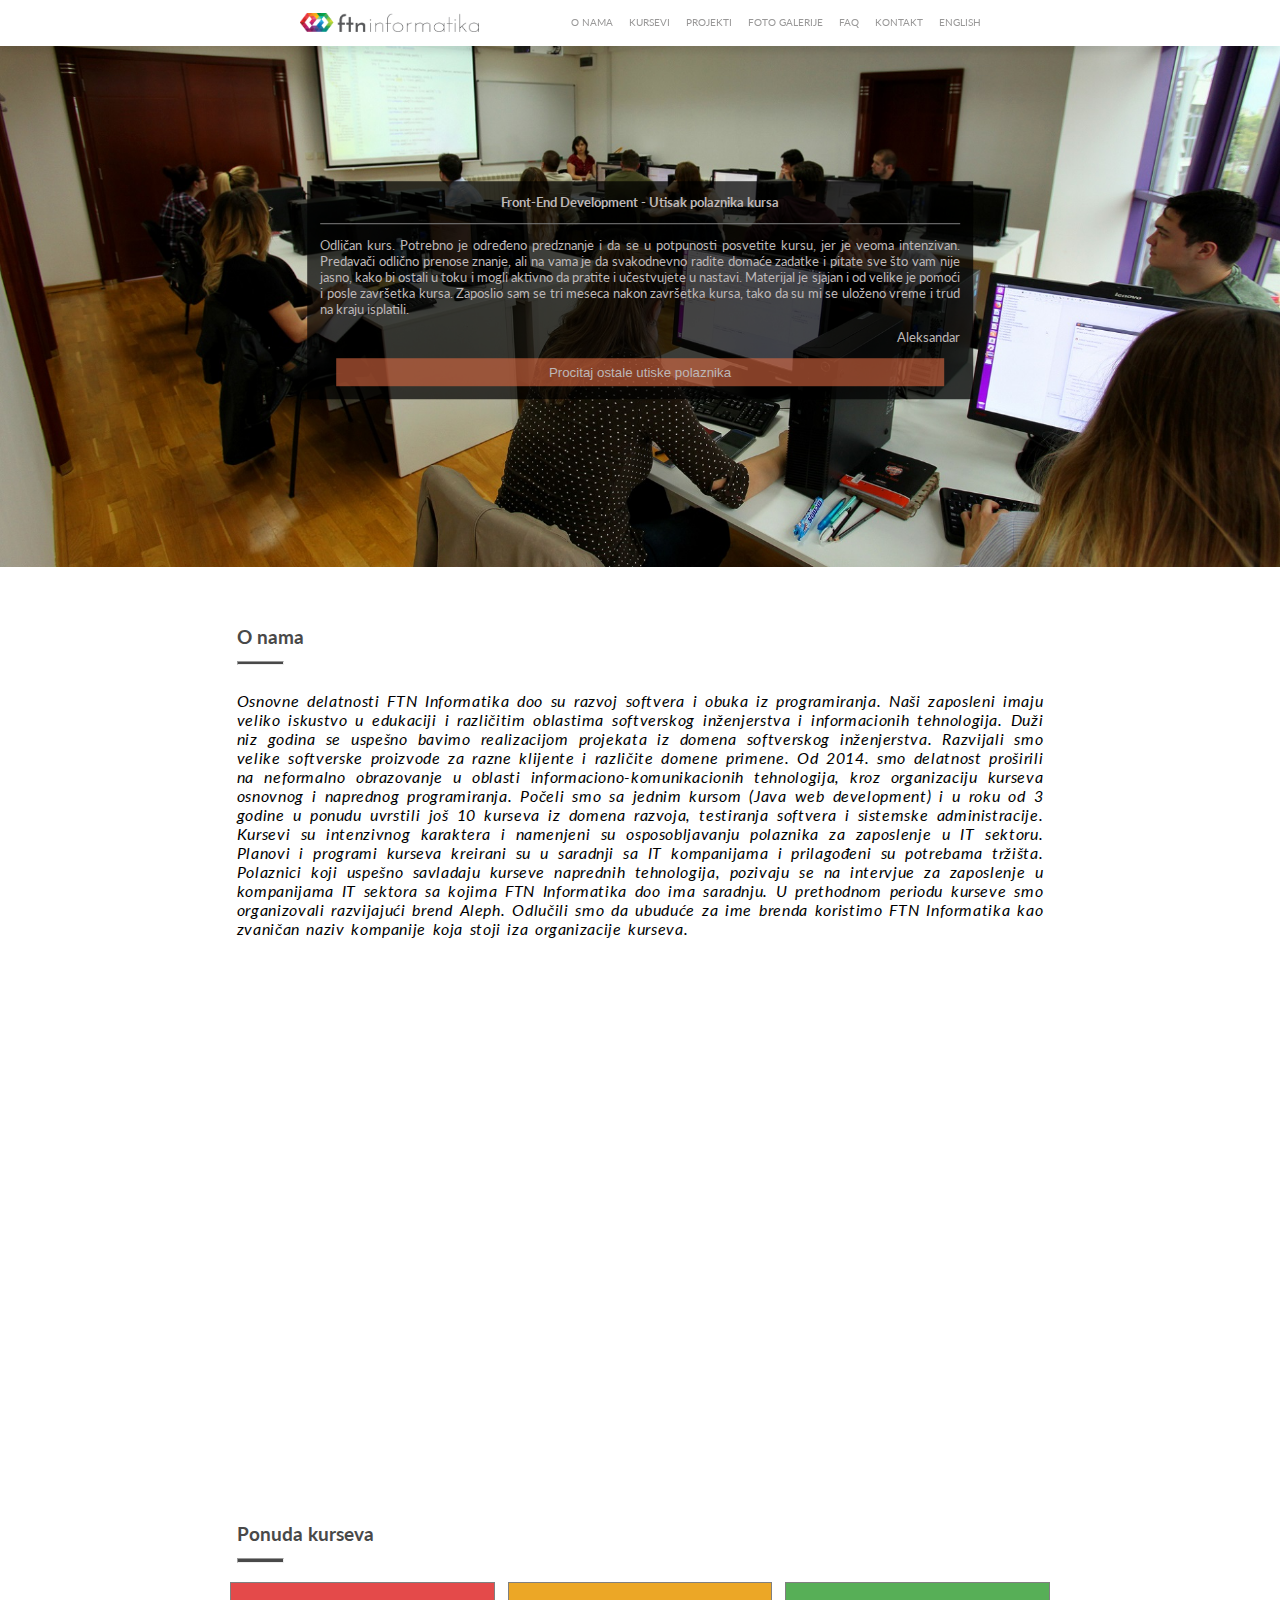
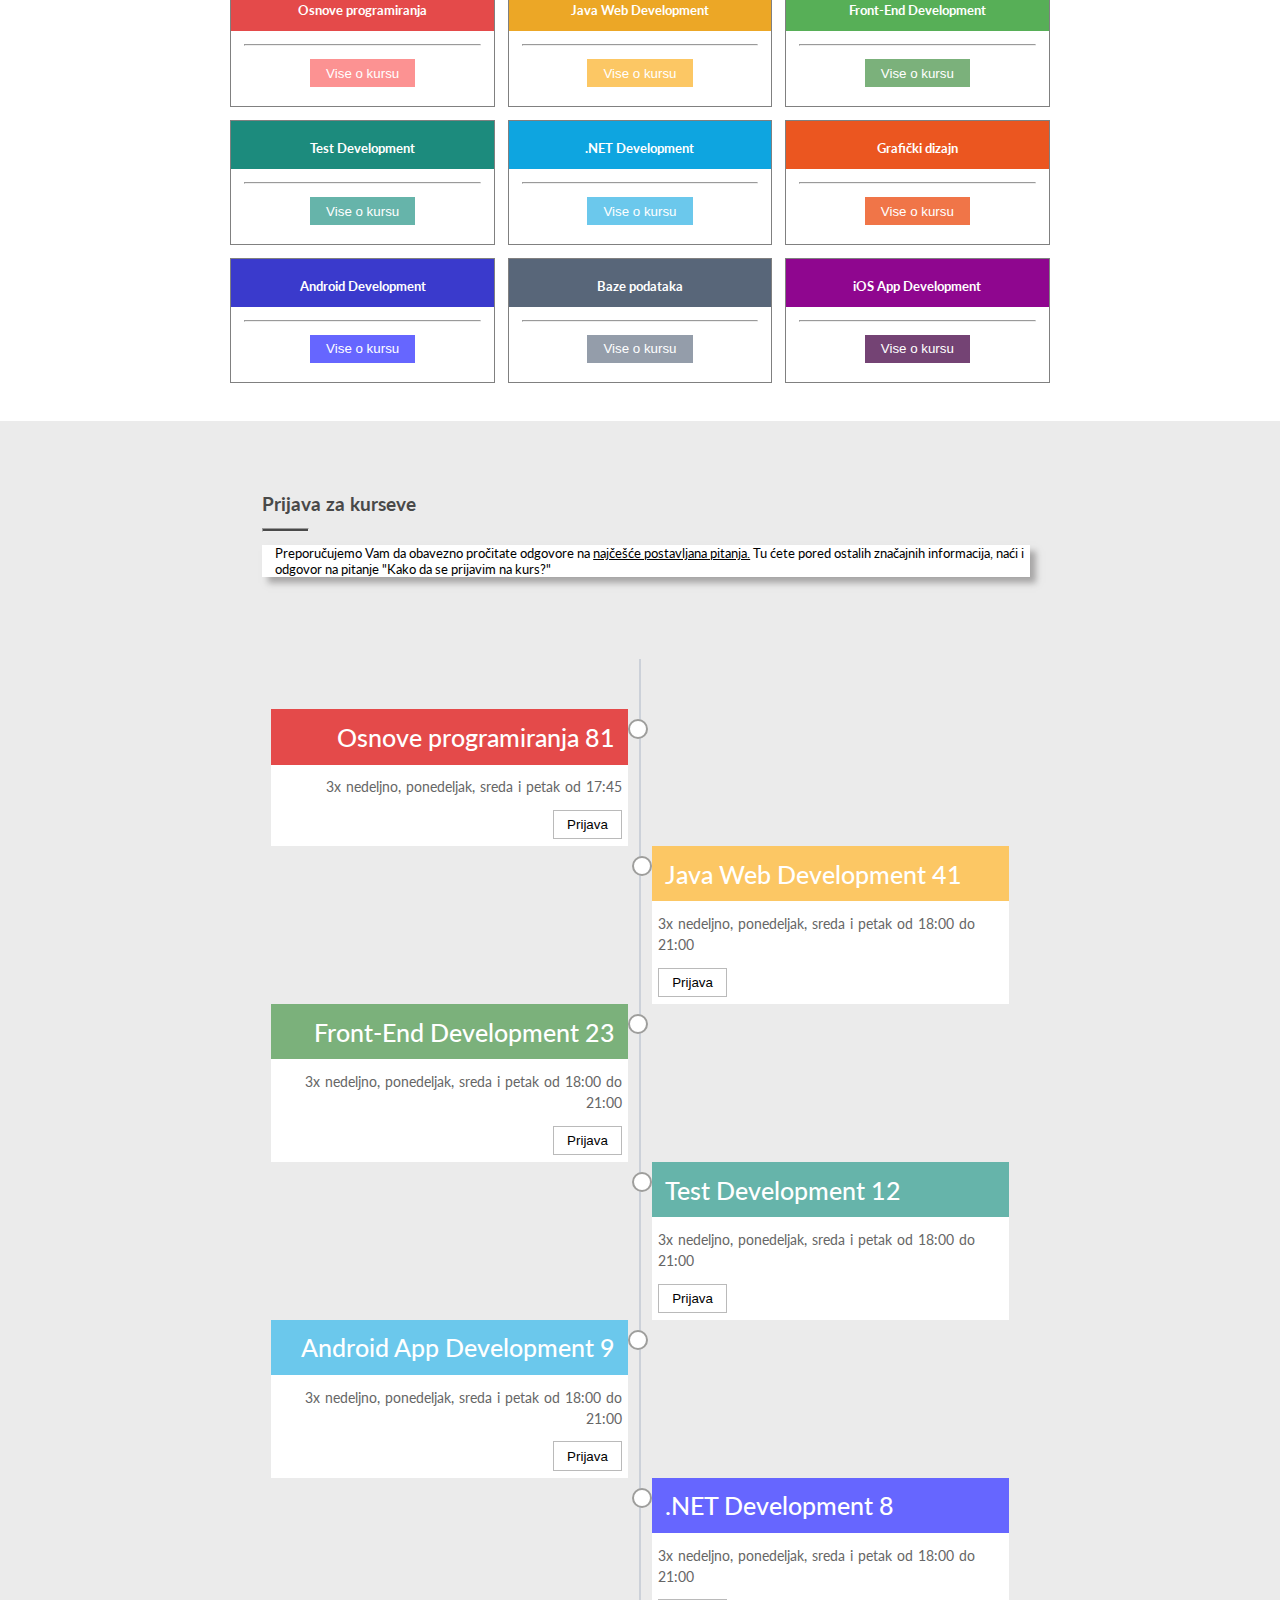
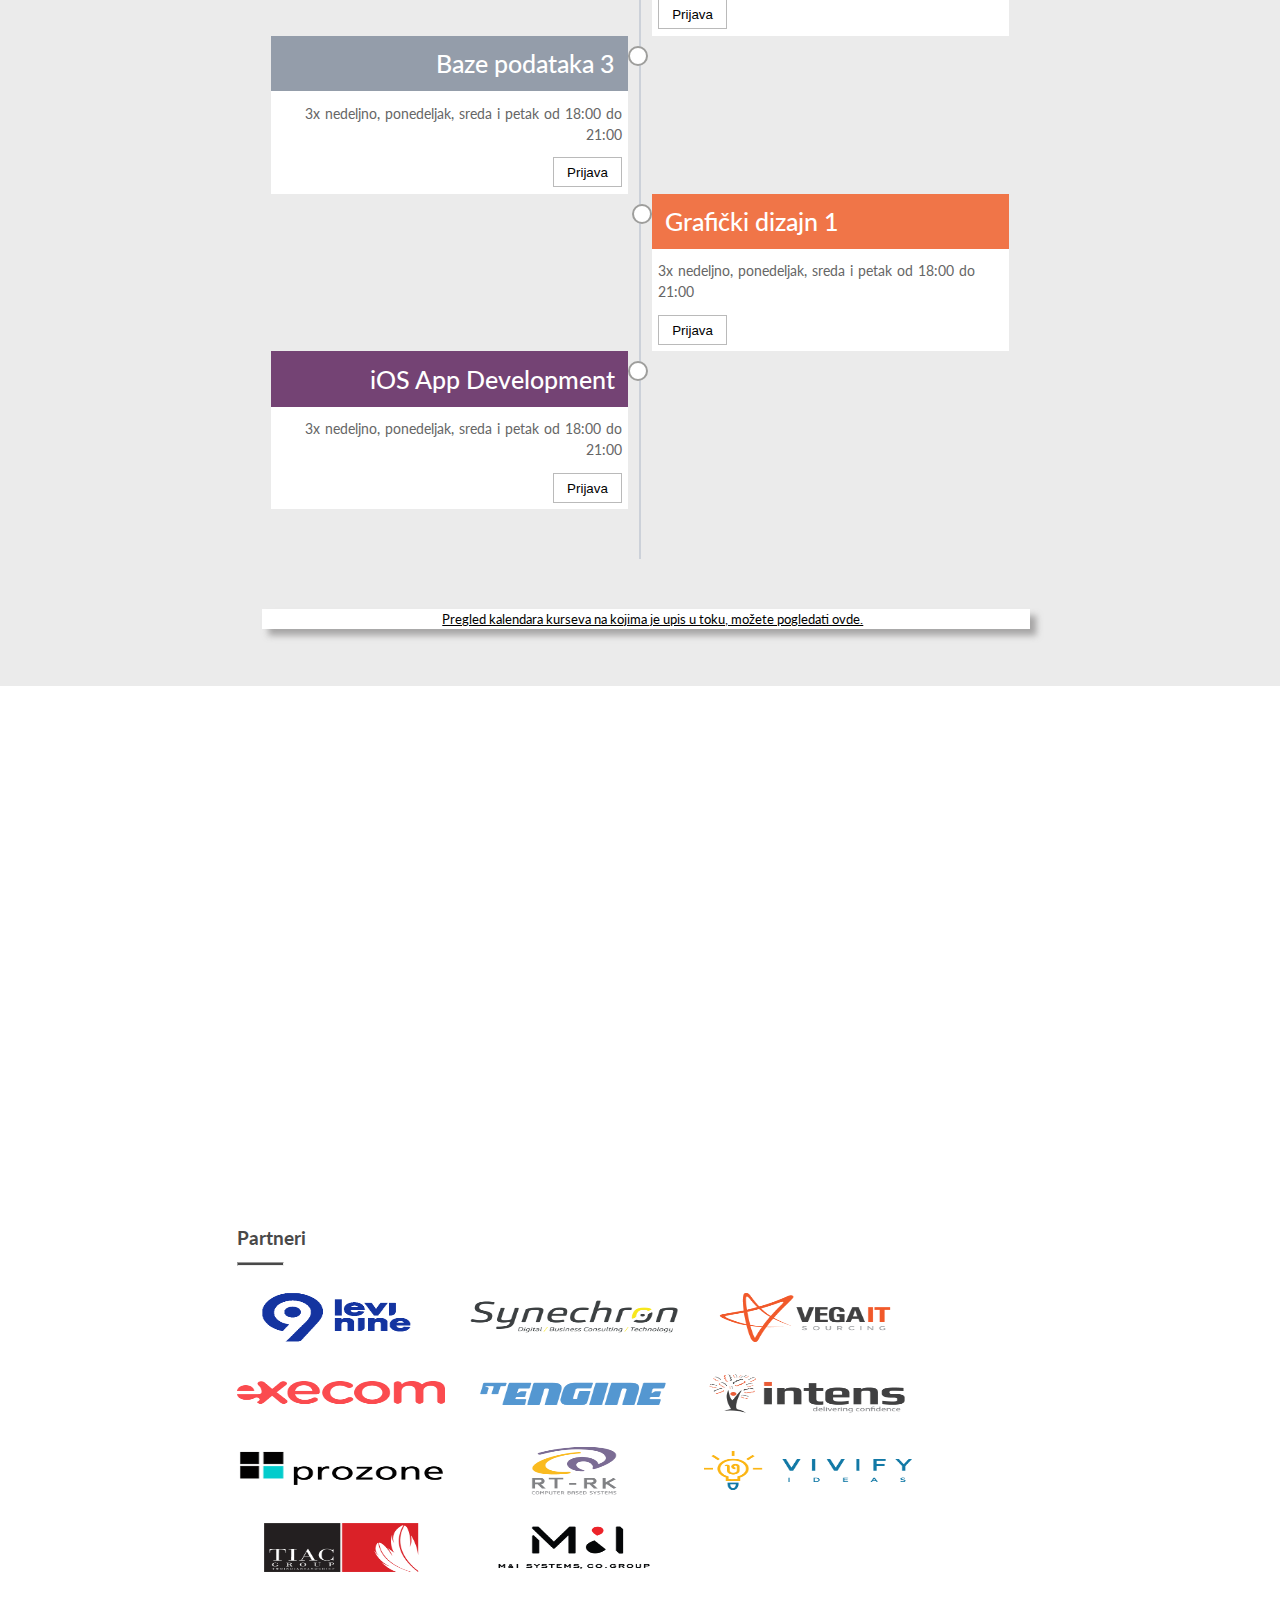
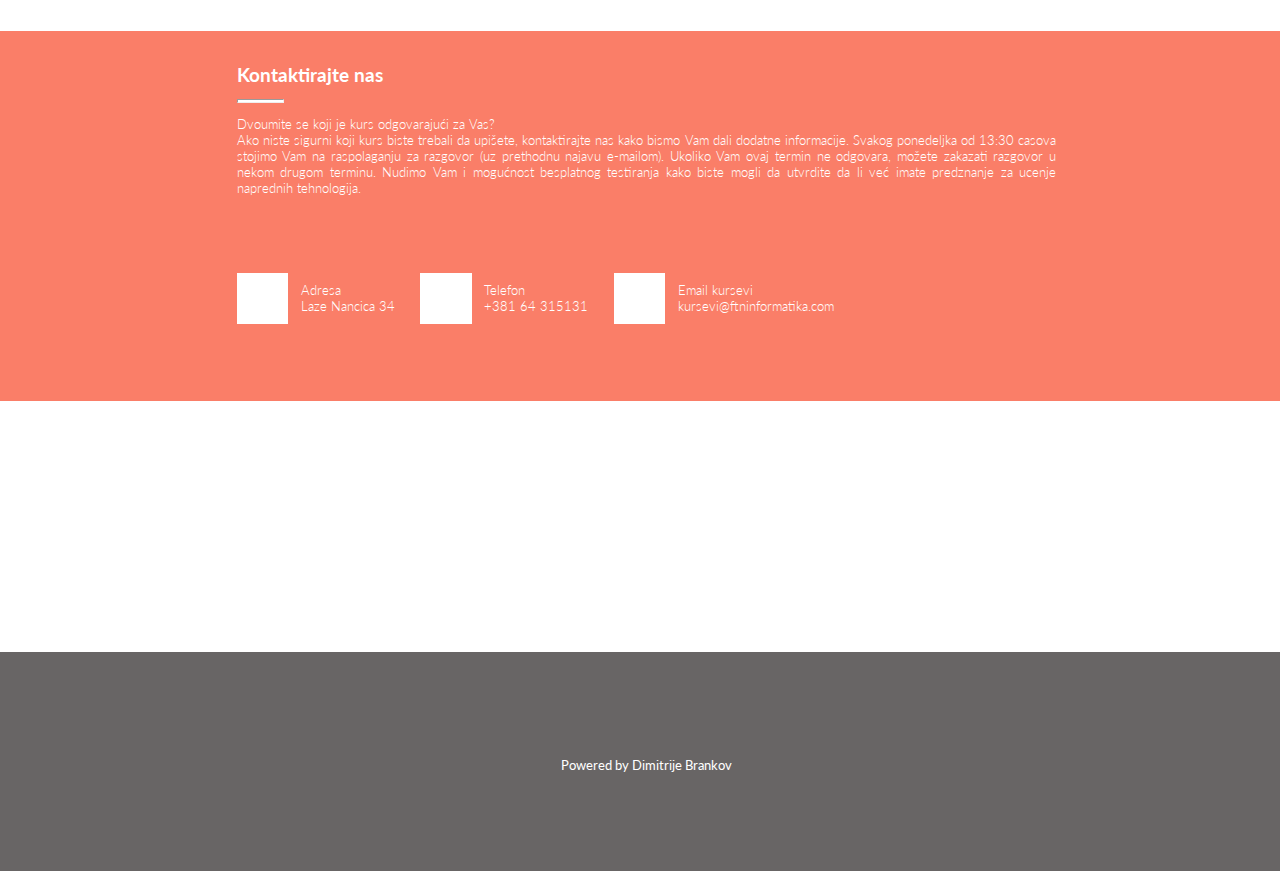
<file: Ftn informatika/index.html>
<!DOCTYPE html>
<html lang="en">

<head>
    <meta charset="UTF-8">
    <meta name="viewport" content="width=device-width, initial-scale=1.0">
    <meta http-equiv="X-UA-Compatible" content="ie=edge">
    <link rel="stylesheet" href="css/main.css">
    <link rel="stylesheet" href="https://use.fontawesome.com/releases/v5.8.1/css/all.css"
        integrity="sha384-50oBUHEmvpQ+1lW4y57PTFmhCaXp0ML5d60M1M7uH2+nqUivzIebhndOJK28anvf" crossorigin="anonymous">
    <link href="https://fonts.googleapis.com/css?family=Lato:300,400,700,900" rel="stylesheet">
    <title>FTN Informatika</title>
</head>

<body>

    <nav class="nav">
        <div class="nav__logo-container">
            <img src="img/logo.png" alt="logo" class="nav__logo">
        </div>
        <ul class="nav__ul">
            <li class="nav__li"><a href="#" class="nav__a">O nama</a></li>
            <li class="nav__li"><a href="#" class="nav__a">Kursevi</a></li>
            <li class="nav__li"><a href="#" class="nav__a">Projekti</a></li>
            <li class="nav__li"><a href="#" class="nav__a">Foto galerije</a></li>
            <li class="nav__li"><a href="#" class="nav__a">Faq</a></li>
            <li class="nav__li"><a href="#" class="nav__a">Kontakt</a></li>
            <li class="nav__li"><a href="#" class="nav__a">English</a></li>

        </ul>
    </nav>


    <div class="container-cover">

        <img src="img/kurs.jpg" alt="Kurs" class="container-cover__cover">

        <div class="container-txt">

            <h1 class="container-txt__h1">Front-End Development - Utisak polaznika kursa</h1>

            <p class="container-txt__p">Odličan kurs. Potrebno je određeno predznanje i da se u potpunosti posvetite
                kursu,
                jer je veoma intenzivan. Predavači odlično prenose znanje,
                ali na vama je da svakodnevno radite domaće zadatke i pitate sve što vam nije jasno,
                kako bi ostali u toku i mogli aktivno da pratite i učestvujete u nastavi. Materijal je sjajan i od
                velike je pomoći i
                posle završetka kursa. Zaposlio sam se tri meseca nakon završetka kursa, tako da su mi se uloženo vreme
                i trud na kraju isplatili.
            </p>


            <p class="container-txt__p-2">Aleksandar</p>

            <div class="container-btn">

                <button class="container-btn__btn">Procitaj ostale utiske polaznika</button>
            </div>

        </div>

    </div>


    <section class="about">

        <div class="about__container-titile">
            <h1 class="about--h1">O nama</h1>

            <hr class="about--dash">

            <p class="about__p"><i>Osnovne delatnosti FTN Informatika
                    doo su razvoj softvera i obuka iz programiranja.
                    Naši zaposleni imaju veliko iskustvo u edukaciji i
                    različitim oblastima softverskog inženjerstva i
                    informacionih tehnologija. Duži niz godina se uspešno
                    bavimo realizacijom projekata iz domena softverskog
                    inženjerstva. Razvijali smo velike softverske proizvode
                    za razne klijente i različite domene primene.
                    Od 2014. smo delatnost proširili na neformalno
                    obrazovanje u oblasti informaciono-komunikacionih
                    tehnologija, kroz organizaciju kurseva osnovnog i naprednog programiranja. Počeli smo sa jednim
                    kursom (Java web development) i u roku od 3 godine u ponudu uvrstili još 10 kurseva iz domena
                    razvoja, testiranja softvera i sistemske administracije. Kursevi su intenzivnog karaktera i
                    namenjeni su osposobljavanju polaznika za zaposlenje u IT sektoru. Planovi i programi kurseva
                    kreirani su u saradnji sa IT kompanijama i prilagođeni su potrebama tržišta. Polaznici koji uspešno
                    savladaju kurseve naprednih tehnologija, pozivaju se na intervjue za zaposlenje u kompanijama IT
                    sektora sa kojima FTN Informatika doo ima saradnju.
                    U prethodnom periodu kurseve smo organizovali
                    razvijajući brend Aleph. Odlučili smo da ubuduće
                    za ime brenda koristimo FTN Informatika kao
                    zvaničan naziv kompanije koja stoji iza organizacije kurseva.
                </i> </p>

        </div>

    </section>

    <div class="scroll">
        <p class="scroll__txt">Kursevi</p>
    </div>


    <section class="about">

        <div class="about__container-titile">


            <h1 class="about--h1">Ponuda kurseva</h1>
            <hr class="about--dash">

            <div class="course-container">


                <div class="course">
                    <h2 class="course__h2"><i class="fas fa-rocket"></i>Osnove programiranja</h2>

                    <p class="course__p"><i>Ovaj kurs preporučujemo svima koji nemaju prethodnog iskustva u
                            programiranju.Na
                            kursu možete steći predznanje,neophodno za kvalitetno praćenje nastave na naprednim
                            kursevima
                            programiranja koje organizujemo.Kurs pokriva osnove proceduralnog i objektnog programiranja
                            korišćenjem programskog jezika Java.Pokriva osnove proceduralnog i objektnog programiranja
                            korišćenjem programskog jezika Java.</i>
                    </p>
                    <hr>

                    <div class="container-btn-2">
                        <button class="container-btn-2__btn">Vise o kursu</button>
                    </div>

                </div>

                <div class="course">

                    <h2 class="course__h2 course__java"><i class="fas fa-terminal"></i>Java Web Development</h2>

                    <p class="course__p"><i> je osnovni kurs naprednih web tehnologija.
                            Namenjen je onima koji žele da steknu kompetencije
                            junior full stack developera za razvoj web aplikacija na
                            Java platformi. Kurs pokriva razvoj serverskog dela web
                            aplikacija upotrebom Java tehnologija i klijentskog
                            dela web aplikacija korišćenjem AngularJS frameworka.
                            Preduslov za pohađanje kursa je predznanje iz osnova
                            programiranja u programskim jezicima visokog nivoa
                            (Java, C++, C#, C, Pascal i slično).</i>
                    </p>
                    <hr>
                    <div class="container-btn-2">
                        <button class="container-btn-2__btn container-btn-2__jwd-btn">Vise o kursu</button>
                    </div>

                </div>

                <div class="course">

                    <h2 class="course__h2 course__front"><i class="fas fa-code"></i>Front-End Development</h2>

                    <p class="course__p"><i>Ovaj kurs omogućava sticanje kompentecije
                            junior developera za razvoj klijentskog dela web aplikacije.
                            Prvi modul obuhvata koncepte web dizajna, koji će Vas
                            osposobiti za samostalnu izradu internet sajtova.
                            U drugom modulu se obučavate za osnovno i napredno
                            JavaScript programiranje, uključujući TypeScript i
                            primenu istih u kreiranju dinamičkih web stranica.Treći
                            modul pokriva izradu modernih klijentskih aplikacija,
                            upotrebom Angular radnog okvira.
                        </i>
                    </p>
                    <hr>
                    <div class="container-btn-2">
                        <button class="container-btn-2__btn container-btn-2__front-btn">Vise o kursu</button>
                    </div>

                </div>
            </div>


            <div class="course-container">


                <div class="course">
                    <h2 class="course__h2 course__test"><i class="fas fa-bug"></i>Test Development</h2>

                    <p class="course__p"><i>Ovo je kurs namenjen onima koji žele da steknu kompetencije junior
                            developera za
                            testiranje web aplikacija. Kurs pokriva osnove testiranja,
                            testiranje serverskog dela web aplikacija, upotrebom Java tehnologija, i
                            testiranje klijentskog dela web aplikacija, korišćenjem Java i JavaScript jezika,
                            kao i AngularJS radnog okvira. Preduslov za pohađanje kursa je predznanje osnova
                            programiranja
                            u programskim jezicima visokog nivoa (Java, C++, C# i slično).</i>
                    </p>
                    <hr>
                    <div class="container-btn-2">
                        <button class="container-btn-2__btn container-btn-2__test-btn">Vise o kursu</button>
                    </div>

                </div>

                <div class="course">

                    <h2 class="course__h2 course__net"><i class="fab fa-windows"></i>.NET Development</h2>

                    <p class="course__p"><i> Ovo je osnovni kurs naprednih web tehnologija. Namenjen je onima koji
                            žele da steknu kompetencije junior full stack developera za razvoj web aplikacija na .NET
                            platformi.
                            Kurs pokriva razvoj serverske i klijentske strane web aplikacija upotrebom .NET tehnologija
                            i principa.
                            Preduslov za pohađanje kursa je predznanje iz osnova programiranja u programskim jezicima
                            visokog nivoa (Java, C++, C#, C, Pascal i slično).</i>
                    </p>
                    <hr>
                    <div class="container-btn-2">
                        <button class="container-btn-2__btn container-btn-2__net-btn">Vise o kursu</button>
                    </div>

                </div>

                <div class="course">

                    <h2 class="course__h2 course__design"><i class="fas fa-paint-brush"></i>Grafički dizajn</h2>

                    <p class="course__p"><i>Ovaj kurs je namenjen osobama koje žele steći kompetencije neophodne za
                            pripremu štampe, grafički dizajn i dizajn korisničkog
                            interfejsa. Prva tri modula kursa posvećena su dizajnu
                            i pripremi štampe upotrebom programa Adobe Illustrator,
                            Adobe In Design i Adobe Photoshop. U okviru četvrtog
                            modula polaznici se obučavaju za dizajniranje
                            korisničkog interfejsa, kroz upoznavanje sa elementima
                            korisničkog interfejsa.
                        </i>
                    </p>
                    <hr>
                    <div class="container-btn-2">
                        <button class="container-btn-2__btn container-btn-2__design-btn">Vise o kursu</button>
                    </div>

                </div>
            </div>

            <div class="course-container">


                <div class="course">
                    <h2 class="course__h2 course__android"><i class="fab fa-android"></i>Android Development</h2>

                    <p class="course__p"><i>Ovo je kurs namenjen onima koji žele da steknu kompetencije Android App
                            Developer.
                            Svaki termin nastave sastoji se iz kraćeg teoretskog dela u kojem se polaznici upoznaju sa
                            bitnim konceptima i
                            većeg broja primera i zadataka kroz koje polaznici primenjuju naučene koncepte u praksi. Za
                            polaznike kursa obezbeđen je računar,
                            mobilni uređaj, potrebni softverski alati i nastavni materijal u elektronskoj formi.
                            Preduslov za pohađanje kursa je predznanje iz osnova programiranja u programskim jezicima
                            visokog nivoa (Java, C++, C# i slično).</i>
                    </p>
                    <hr>
                    <div class="container-btn-2">
                        <button class="container-btn-2__btn container-btn-2__android-btn">Vise o kursu</button>
                    </div>

                </div>

                <div class="course">

                    <h2 class="course__h2 course__base"><i class="fas fa-database"></i>Baze podataka</h2>

                    <p class="course__p"><i> Kurs baza podataka je intenzivni kurs, koji treba da obezbedi kompetencije
                            junior developera
                            za rad sa bazama podataka. Na ovom kursu možete steći
                            osnovna znanja o bazama podataka i osposobiti se za korištenje naprednih mehanizama za
                            razvoj
                            i administraciju baza podataka.</i>
                    </p>
                    <hr>
                    <div class="container-btn-2">
                        <button class="container-btn-2__btn container-btn-2__base-btn">Vise o kursu</button>
                    </div>

                </div>

                <div class="course">

                    <h2 class="course__h2 course__ios"><i class="fab fa-apple"></i>iOS App Development</h2>

                    <p class="course__p"><i>Ovaj kurs namenjen je osobama koje žele steći kompetencije junior
                            developer-a za
                            razvoj mobilnih aplikacija na iOS platformi. Više informacija uskoro.
                        </i>
                    </p>
                    <hr>
                    <div class="container-btn-2">
                        <button class="container-btn-2__btn container-btn-2__ios-btn">Vise o kursu</button>
                    </div>

                </div>
            </div>

        </div>

    </section>


    <div class="questions-big">
        <section class="about">

            <div class="about__container-titile">
                <h1 class="about--h1">Prijava za kurseve</h1>

                <hr class="about--dash">

                <div class="container-questions">
                    <i class="fas fa-exclamation-triangle"></i>
                    <p class="container-questions__questions">Preporučujemo Vam da obavezno pročitate odgovore na <span
                            class="container-questions__span">najčešće postavljana pitanja.</span>
                        Tu ćete pored ostalih značajnih informacija, naći i odgovor na pitanje "Kako da se prijavim na
                        kurs?"</p>
                </div>

            </div>

        </section>


        <!--Timeline-->

        <div class="container">

            <div class="timeline-block timeline-block-left">
                <div class="marker"></div>
                <div class="timeline-content">
                    <h3 class="timeline-content__h3 timeline-content__color">Osnove programiranja 81</h3>
                    <p class="timeline-content__p">3x nedeljno, ponedeljak, sreda i petak od 17:45<i
                            class="far fa-clock"></i></p>
                    <button class="timeline-content__time-btn">Prijava</button>
                </div>
            </div>

            <div class="timeline-block timeline-block-right">
                <div class="marker"></div>
                <div class="timeline-content">
                    <h3 class="timeline-content__h3 timeline-content__color-2">Java Web Development 41</h3>
                    <p class="timeline-content__p"><i class="far fa-clock"></i>3x nedeljno, ponedeljak, sreda i petak od
                        18:00 do 21:00</p>
                    <button class="timeline-content__time-btn">Prijava</button>
                </div>
            </div>

            <div class="timeline-block timeline-block-left">
                <div class="marker"></div>
                <div class="timeline-content">
                    <h3 class="timeline-content__h3 timeline-content__color-3">Front-End Development 23</h3>
                    <p class="timeline-content__p"> 3x nedeljno, ponedeljak, sreda i petak od 18:00 do 21:00<i
                            class="far fa-clock"></i></p>
                    <button class="timeline-content__time-btn">Prijava</button>
                </div>
            </div>

            <div class="timeline-block timeline-block-right">
                <div class="marker"></div>
                <div class="timeline-content">
                    <h3 class="timeline-content__h3 timeline-content__color-4">Test Development 12</h3>
                    <p class="timeline-content__p"><i class="far fa-clock"></i>3x nedeljno, ponedeljak, sreda i petak od
                        18:00 do 21:00</p>
                    <button class="timeline-content__time-btn">Prijava</button>
                </div>
            </div>

            <div class="timeline-block timeline-block-left">
                <div class="marker"></div>
                <div class="timeline-content">
                    <h3 class="timeline-content__h3 timeline-content__color-5">Android App Development 9</h3>
                    <p class="timeline-content__p"> 3x nedeljno, ponedeljak, sreda i petak od 18:00 do 21:00<i
                            class="far fa-clock"></i></p>
                    <button class="timeline-content__time-btn">Prijava</button>
                </div>
            </div>


            <div class="timeline-block timeline-block-right">
                <div class="marker"></div>
                <div class="timeline-content">
                    <h3 class="timeline-content__h3 timeline-content__color-6">.NET Development 8</h3>
                    <p class="timeline-content__p"><i class="far fa-clock"></i>3x nedeljno, ponedeljak, sreda i petak od
                        18:00 do 21:00</p>
                    <button class="timeline-content__time-btn">Prijava</button>
                </div>
            </div>

            <div class="timeline-block timeline-block-left">
                <div class="marker"></div>
                <div class="timeline-content">
                    <h3 class="timeline-content__h3 timeline-content__color-7">Baze podataka 3</h3>
                    <p class="timeline-content__p"> 3x nedeljno, ponedeljak, sreda i petak od 18:00 do 21:00<i
                            class="far fa-clock"></i></p>
                    <button class="timeline-content__time-btn">Prijava</button>
                </div>
            </div>

            <div class="timeline-block timeline-block-right">
                <div class="marker"></div>
                <div class="timeline-content">
                    <h3 class="timeline-content__h3 timeline-content__color-8">Grafički dizajn 1</h3>
                    <p class="timeline-content__p"><i class="far fa-clock"></i>3x nedeljno, ponedeljak, sreda i petak od
                        18:00 do 21:00</p>
                    <button class="timeline-content__time-btn">Prijava</button>
                </div>
            </div>

            <div class="timeline-block timeline-block-left">
                <div class="marker"></div>
                <div class="timeline-content">
                    <h3 class="timeline-content__h3 timeline-content__color-9">iOS App Development</h3>
                    <p class="timeline-content__p"> 3x nedeljno, ponedeljak, sreda i petak od 18:00 do 21:00<i
                            class="far fa-clock"></i></p>
                    <button class="timeline-content__time-btn">Prijava</button>
                </div>
            </div>

        </div>


        <section class="about">

            <div class="about__container-titile">

                <div class="container-questions">
                    <i class="fas fa-info-circle"></i>
                    <p class="container-questions__questions"><span class="container-questions__span">Pregled kalendara
                            kurseva na kojima je upis u toku, možete pogledati ovde.</span> </p>
                </div>

            </div>

        </section>

    </div>


    <div class="scroll-2">
        <p class="scroll-2__txt-2">Partneri</p>
    </div>

    <section class="about">

        <div class="about__container-titile">
            <h1 class="about--h1">Partneri</h1>

            <hr class="about--dash">
        </div>

        <figure class="figure">
            <img src="img/levi.png" class="figure__size">
            <img src="img/synechron.png" class="figure__size">
            <img src="img/vega.png" class="figure__size">
            <img src="img/execom.png" class="figure__size">
            <img src="img/it_engine.png" class="figure__size">
            <img src="img/intens.png" class="figure__size">
            <img src="img/prozone.png" class="figure__size">
            <img src="img/rt-rk.png" class="figure__size">
            <img src="img/vivify.png" class="figure__size">
            <img src="img/tiac.png" class="figure__size">
            <img src="img/mi.png" class="figure__size">
        </figure>



    </section>

    <div class="container-contact">
        <section class="about">

            <div class="about__container-titile">
                <h1 class="about--h1 container-contact__h1">Kontaktirajte nas</h1>
                <hr class="about--dash container-contact__dash">

            </div>


            <p class="container-contact__contact">Dvoumite se koji je kurs odgovarajući za Vas? </p>

            <p class="container-contact__contact">Ako niste sigurni koji kurs biste trebali da upišete, kontaktirajte
                nas kako bismo Vam dali dodatne informacije.
                Svakog ponedeljka od 13:30 casova stojimo Vam na raspolaganju za razgovor (uz prethodnu najavu
                e-mailom).
                Ukoliko Vam ovaj termin ne odgovara, možete zakazati razgovor u nekom drugom terminu. Nudimo Vam i
                mogućnost besplatnog
                testiranja kako biste mogli da utvrdite da li već imate predznanje za ucenje naprednih tehnologija.</p>


            <div class="container-contact-2">
                <div class="contact-2">
                    <div class="contact-2__location">
                        <i class="fas fa-map-marker-alt contact-2__color"></i>
                    </div>
                    <div class="contact-2__adress">
                        <p>Adresa</p>
                        <p>Laze Nancica 34</p>
                    </div>
                </div>

                <div class="contact-2">
                    <div class="contact-2__location">
                        <i class="fas fa-phone contact-2__color"></i>
                    </div>
                    <div class="contact-2__adress">
                        <p>Telefon</p>
                        <p>+381 64 315131</p>
                    </div>
                </div>

                <div class="contact-2">
                    <div class="contact-2__location">
                        <i class="fas fa-envelope contact-2__color"></i>
                    </div>
                    <div class="contact-2__adress">
                        <p>Email kursevi</p>
                        <p>kursevi@ftninformatika.com</p>
                    </div>
                </div>

            </div>




        </section>

    </div>

    <div style="width: 100%;">

        <iframe
            src="https://www.google.com/maps/embed?pb=!1m23!1m12!1m3!1d7945.268063937005!2d19.808856706088708!3d45.246246543410564!2m3!1f0!2f0!3f0!3m2!1i1024!2i768!4f13.1!4m8!3e6!4m0!4m5!1s0x475b10332e62e641%3A0x768b5c3901324290!2zRnV0b3NraSBwdXQgNTMsIE5vdmkgU2FkLCDQpNGD0YLQvtGI0LrQuCDQv9GD0YIsINCd0L7QstC4INCh0LDQtA!3m2!1d45.2474211!2d19.808533999999998!5e0!3m2!1ssr!2srs!4v1557566406286!5m2!1ssr!2srs"
            width="100%" height="250" frameborder="0" style="border:0" allowfullscreen></iframe>
    </div>

    <footer class="footer">
        <div class="footer__txt">
            <p><i class="fab fa-connectdevelop"></i>Powered by Dimitrije Brankov</p>
        </div>

    </footer>
</body>

</html>
</file>
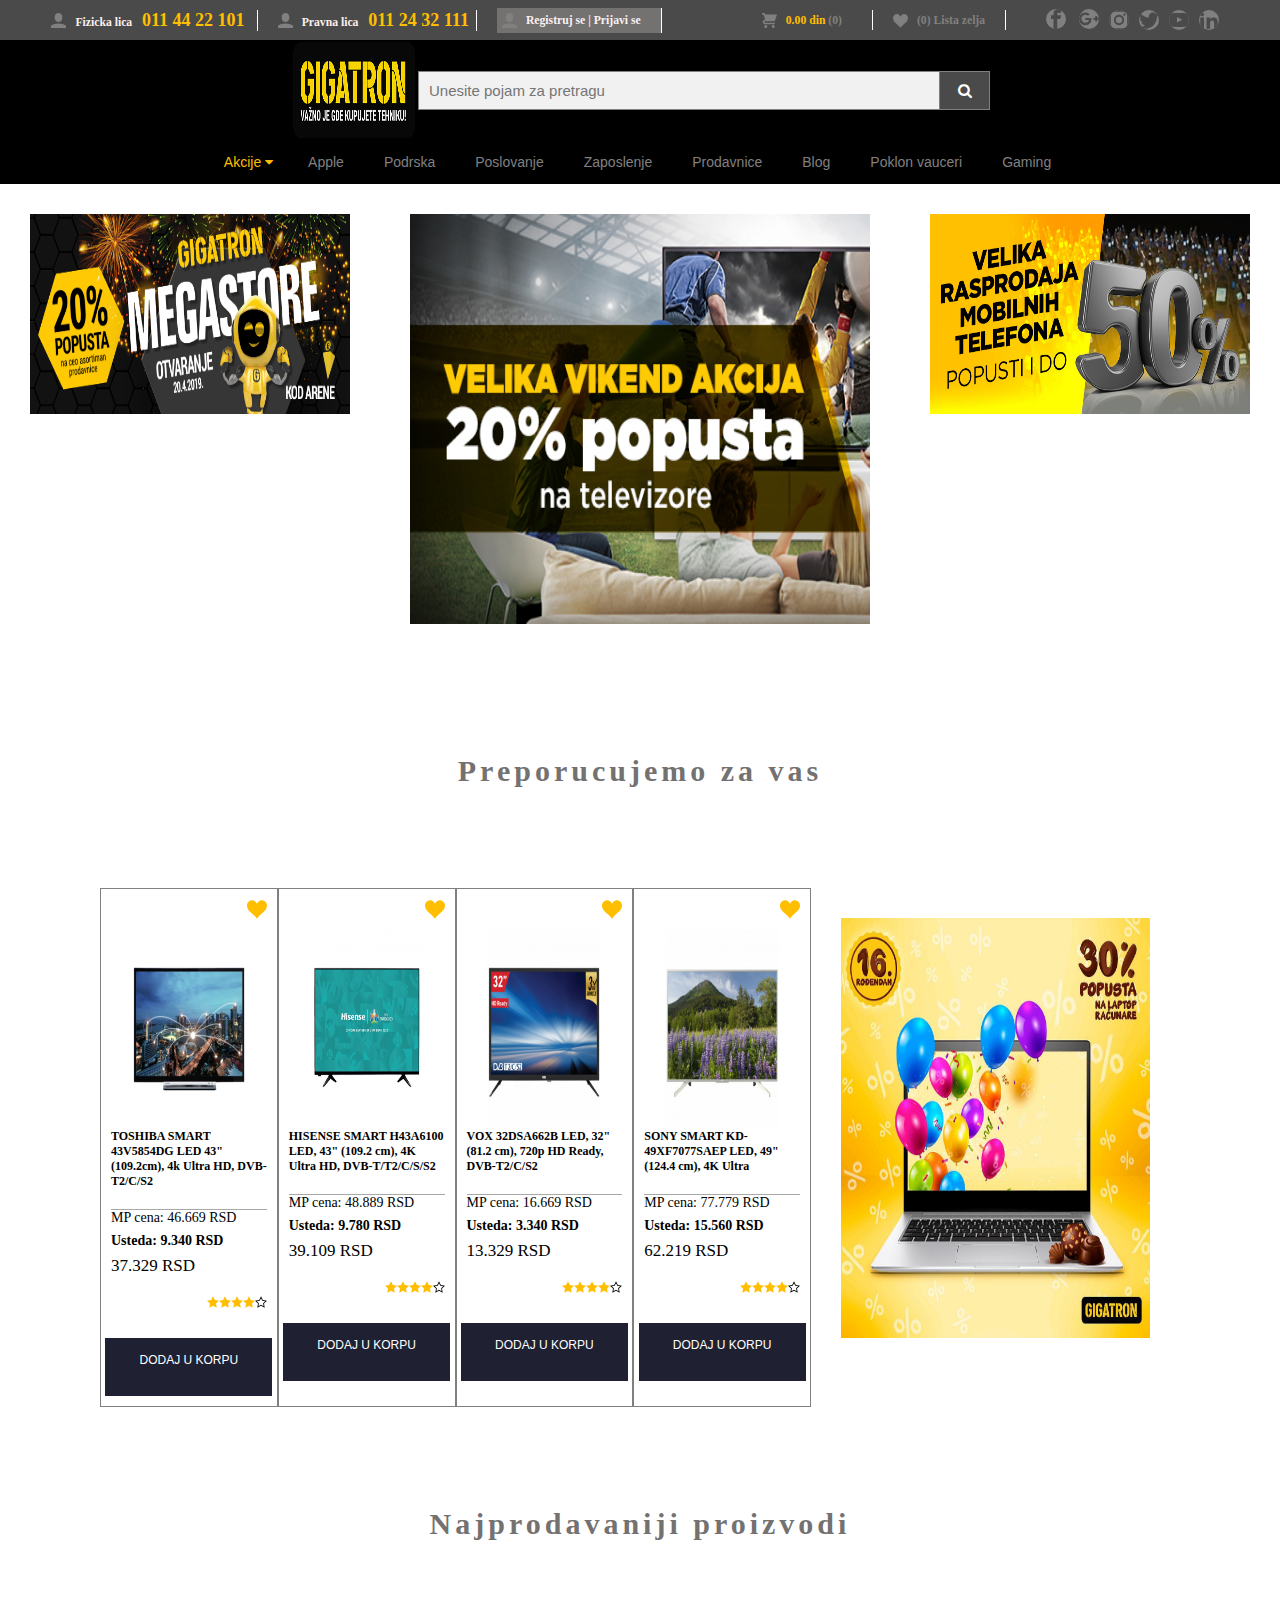
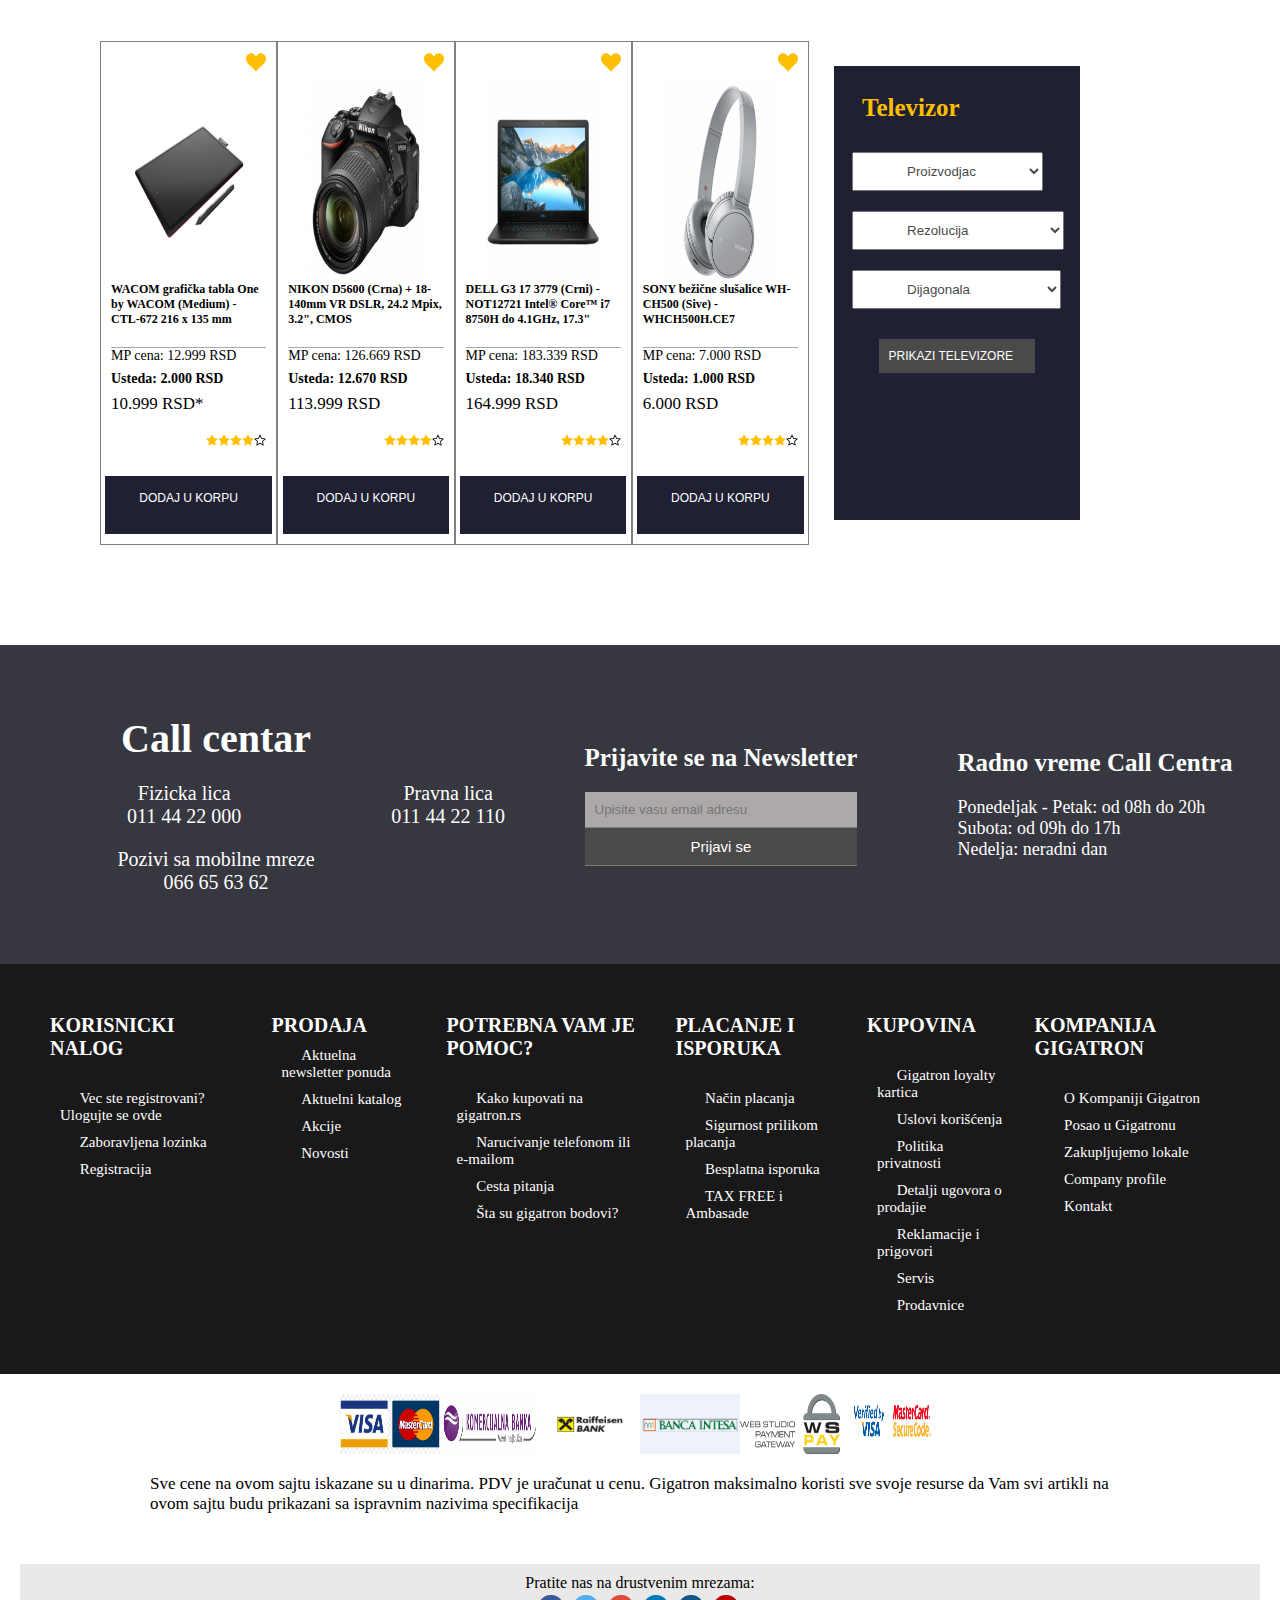
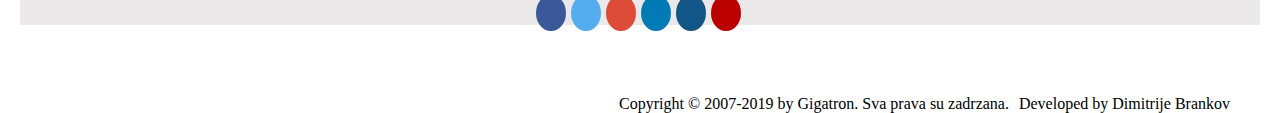
<file: Gigatron/index.html>
<!DOCTYPE html>
<html lang="en">

<head>
  <meta charset="UTF-8">
  <meta name="viewport" content="width=device-width, initial-scale=1.0">
  <meta http-equiv="X-UA-Compatible" content="ie=edge">
  <link rel="stylesheet" href="css/main.css">
  <link rel="stylesheet" href="https://cdnjs.cloudflare.com/ajax/libs/font-awesome/4.7.0/css/font-awesome.min.css">

  <link rel="stylesheet" href="https://use.fontawesome.com/releases/v5.8.1/css/all.css"
    integrity="sha384-50oBUHEmvpQ+1lW4y57PTFmhCaXp0ML5d60M1M7uH2+nqUivzIebhndOJK28anvf" crossorigin="anonymous">
  <title>Gigatron | Online prodaja</title>
</head>

<body>

  <header>

    <div class="user">
      <svg class="user__icon">
        <use xlink:href="img/sprite.svg#icon-user"></use>
      </svg>
      <h3 class="user__h2">Fizicka lica <span class="user__span">011 44 22 101</span></h3>
    </div>

    <div class="user-2">
      <svg class="user-2__icon">
        <use xlink:href="img/sprite.svg#icon-user"></use>
      </svg>
      <h3 class="user-2__h2">Pravna lica <span class="user__span">011 24 32 111</span></h3>
    </div>

    <div class="user-3">
      <svg class="user-3__icon">
        <use xlink:href="img/sprite.svg#icon-user"></use>
      </svg>
      <h3 class="user-3__h2">Registruj se | Prijavi se</h3>
    </div>


    <div class="shop">
      <svg class="shop__icon">
        <use xlink:href="img/sprite.svg#icon-shopping-cart"></use>
      </svg>

      <h3 class="shop__h2"><span class="shop__span">0.00 din </span>(0)</h3>
    </div>


    <div class="heart">

      <svg class="heart__icon">
        <use xlink:href="img/sprite.svg#icon-heart"></use>
      </svg>
      <h3 class="heart__h2">(0) Lista zelja</h3>
    </div>

    <div class="icon-container">

      <svg class="icon-container__svg">
        <use xlink:href="img/sprite.svg#icon-facebook"></use>
      </svg>

      <svg class="icon-container__svg">
        <use xlink:href="img/sprite.svg#icon-google-plus"></use>
      </svg>
    </div>


    <svg class="icon-container__svg">
      <use xlink:href="img/sprite.svg#icon-instagram"></use>
    </svg>



    <svg class="icon-container__svg">
      <use xlink:href="img/sprite.svg#icon-twitter"></use>
    </svg>



    <svg class="icon-container__svg">
      <use xlink:href="img/sprite.svg#icon-youtube"></use>
    </svg>



    <svg class="icon-container__svg">
      <use xlink:href="img/sprite.svg#icon-linkedin2"></use>
    </svg>

    </div>
  </header>

  <nav>

    <div class="heading">

      <img src="img/Gigatron-LOGO1.png" alt="Logo" class="heading__logo">



      <form class="form" action="#">
        <input type="text" placeholder="Unesite pojam za pretragu" name="search">
        <button class="form__btn" type="submit"><i class="fa fa-search"></i></button>
      </form>


    </div>

  
      <div class="navbar-2">
        <div class="dropdown-2">
          <button class="dropdown-2__dropbtn-2">Akcije
            <i class="fa fa-caret-down"></i>
          </button>
          <div class="dropdown-content-2">
            <a href="#">Akcije</a>
            <a href="#">Novosti</a>
            <a href="#">Newsletter</a>
            <a href="#">Outlet</a>
          </div>
        </div>
        <a href="news">Apple</a>
        <a href="news">Podrska</a>
        <a href="news">Poslovanje</a>
        <a href="news">Zaposlenje</a>
        <a href="news">Prodavnice</a>
        <a href="news">Blog</a>
        <a href="news">Poklon vauceri</a>
        <a href="news">Gaming</a>
      </div>
    </div>
  </nav>

  <div class="container">

    <img src="img/left.jpg" alt="" class="left">

    <div id="slideshow">

      <div class="slide-wrapper">
        <div class="slide"><img src="img/slide1.jpg" alt="" class="slide-number"></div>
        <div class="slide"><img src="img/slide2.jpg" alt="" class="slide-number"></div>
        <div class="slide"><img src="img/slide3.jpg" alt="" class="slide-number"></div>
        <div class="slide"><img src="img/slide4.jpg" alt="" class="slide-number"></div>

      </div>
    </div>

    <img src="img/right.jpg" alt="Popust" class="left">

  </div>

  <h1 class="first-title">Preporucujemo za vas</h1>

<div class="big-container">

  <div class="mini-container">

    <div class="mini-container__heart-container">
    <svg class="mini-container__heart">
      <use xlink:href="img/sprite.svg#icon-heart"></use>
    </svg>
  </div>
<div class="container-tv">
    <img src="img/tv1.png" alt="tv" class="container-tv__tv-img">

  </div>

    <p class="title">TOSHIBA SMART 43V5854DG LED 43"
      (109.2cm), 4k Ultra HD, DVB-T2/C/S2
    </p>
<div class="price-container">
    <p class="price-container__price">MP cena: 46.669 RSD</p>
    <p class="price-container__price-1"><strong>Usteda: 9.340 RSD</strong></p>
    <p class="price-container__price-2">37.329 RSD</p>
  </div>

    <div class="container-star">
    <svg class="full star">
      <use xlink:href="img/sprite2.svg#icon-star-full"></use>
    </svg>
    <svg class="full star">
      <use xlink:href="img/sprite2.svg#icon-star-full"></use>
    </svg>
    <svg class="full star">
      <use xlink:href="img/sprite2.svg#icon-star-full"></use>
    </svg>
    <svg class="full star">
      <use xlink:href="img/sprite2.svg#icon-star-full"></use>
    </svg>
    <svg class="empty star">
      <use xlink:href="img/sprite2.svg#icon-star-empty"></use>
    </svg>

  </div>

<dic class="container-btn">
  <button class="container-btn__btn">Dodaj u korpu <i class="fas fa-shopping-cart"></i></button>
  </div>
  


<div class="mini-container">

  <div class="mini-container__heart-container">
  <svg class="mini-container__heart">
    <use xlink:href="img/sprite.svg#icon-heart"></use>
  </svg>
</div>
<div class="container-tv">
  <img src="img/tv2.png" alt="tv" class="container-tv__tv-img">

</div>

  <p class="title">HISENSE SMART H43A6100 LED,
     43" (109.2 cm), 
    4K Ultra HD, DVB-T/T2/C/S/S2
  </p>
<div class="price-container">
  <p class="price-container__price">MP cena: 48.889 RSD</p>
  <p class="price-container__price-1"><strong>Usteda: 9.780 RSD</strong></p>
  <p class="price-container__price-2">39.109 RSD</p>
</div>

  <div class="container-star">
  <svg class="full star">
    <use xlink:href="img/sprite2.svg#icon-star-full"></use>
  </svg>
  <svg class="full star">
    <use xlink:href="img/sprite2.svg#icon-star-full"></use>
  </svg>
  <svg class="full star">
    <use xlink:href="img/sprite2.svg#icon-star-full"></use>
  </svg>
  <svg class="full star">
    <use xlink:href="img/sprite2.svg#icon-star-full"></use>
  </svg>
  <svg class="empty star">
    <use xlink:href="img/sprite2.svg#icon-star-empty"></use>
  </svg>

</div>

<div class="container-btn">
<button class="container-btn__btn">Dodaj u korpu <i class="fas fa-shopping-cart"></i></button>
</div>
</div>

<div class="mini-container">

  <div class="mini-container__heart-container">
  <svg class="mini-container__heart">
    <use xlink:href="img/sprite.svg#icon-heart"></use>
  </svg>
</div>
<div class="container-tv">
  <img src="img/tv3.png" alt="tv" class="container-tv__tv-img">

</div>

  <p class="title">VOX 32DSA662B LED, 
    32" (81.2 cm),
     720p HD Ready, DVB-T2/C/S2
  </p>
<div class="price-container">
  <p class="price-container__price">MP cena: 16.669 RSD</p>
  <p class="price-container__price-1"><strong>Usteda: 3.340 RSD</strong></p>
  <p class="price-container__price-2">13.329 RSD</p>
</div>

  <div class="container-star">
  <svg class="full star">
    <use xlink:href="img/sprite2.svg#icon-star-full"></use>
  </svg>
  <svg class="full star">
    <use xlink:href="img/sprite2.svg#icon-star-full"></use>
  </svg>
  <svg class="full star">
    <use xlink:href="img/sprite2.svg#icon-star-full"></use>
  </svg>
  <svg class="full star">
    <use xlink:href="img/sprite2.svg#icon-star-full"></use>
  </svg>
  <svg class="empty star">
    <use xlink:href="img/sprite2.svg#icon-star-empty"></use>
  </svg>

</div>

<div class="container-btn">
<button class="container-btn__btn">Dodaj u korpu <i class="fas fa-shopping-cart"></i></button>
</div>
</div>

<div class="mini-container">

  <div class="mini-container__heart-container">
  <svg class="mini-container__heart">
    <use xlink:href="img/sprite.svg#icon-heart"></use>
  </svg>
</div>
<div class="container-tv">
  <img src="img/tv4.png" alt="tv" class="container-tv__tv-img">

</div>

  <p class="title">SONY SMART KD-49XF7077SAEP LED,
     49" (124.4 cm), 4K Ultra
  </p>
<div class="price-container">
  <p class="price-container__price">MP cena: 77.779 RSD</p>
  <p class="price-container__price-1"><strong>Usteda: 15.560 RSD</strong></p>
  <p class="price-container__price-2">62.219 RSD</p>
</div>

  <div class="container-star">
  <svg class="full star">
    <use xlink:href="img/sprite2.svg#icon-star-full"></use>
  </svg>
  <svg class="full star">
    <use xlink:href="img/sprite2.svg#icon-star-full"></use>
  </svg>
  <svg class="full star">
    <use xlink:href="img/sprite2.svg#icon-star-full"></use>
  </svg>
  <svg class="full star">
    <use xlink:href="img/sprite2.svg#icon-star-full"></use>
  </svg>
  <svg class="empty star">
    <use xlink:href="img/sprite2.svg#icon-star-empty"></use>
  </svg>

</div>

<div class="container-btn">
<button class="container-btn__btn">Dodaj u korpu <i class="fas fa-shopping-cart"></i></button>
</div>
</div>



 <div class="container-slider">
<ul class="slides-2">
  <input type="radio" name="radio-btn" id="img-1" checked />
  <li class="slide-container-2">
  <div class="slide-2">
    <img src="img/2.jpg" />
      </div>
  <div class="nav">
    <label for="img-6" class="prev">&#x2039;</label>
    <label for="img-2" class="next">&#x203a;</label>
  </div>
  </li>

  <input type="radio" name="radio-btn" id="img-2" />
  <li class="slide-container-2">
      <div class="slide-2">
        <img src="img/1.jpg" />
      </div>
  <div class="nav">
    <label for="img-1" class="prev">&#x2039;</label>
    <label for="img-3" class="next">&#x203a;</label>
  </div>
  </li>

  <input type="radio" name="radio-btn" id="img-3" />
  <li class="slide-container-2">
      <div class="slide-2">
        <img src="img/3.jpg" />
      </div>
  <div class="nav">
    <label for="img-2" class="prev">&#x2039;</label>
    <label for="img-4" class="next">&#x203a;</label>
  </div>
  </li>

  <input type="radio" name="radio-btn" id="img-4" />
  <li class="slide-container-2">
      <div class="slide-2">
        <img src="img/4.jpg" />
      </div>
  <div class="nav">
    <label for="img-3" class="prev">&#x2039;</label>
    <label for="img-5" class="next">&#x203a;</label>
  </div>
  </li>

  
</div>
</div>


<h1 class="first-title">Najprodavaniji proizvodi</h1>

<div class="big-container">

<div class="mini-container">

  <div class="mini-container__heart-container">
  <svg class="mini-container__heart">
    <use xlink:href="img/sprite.svg#icon-heart"></use>
  </svg>
</div>
<div class="container-tv">
  <img src="img/table.png" alt="tv" class="container-tv__tv-img">

</div>

  <p class="title">WACOM grafička tabla One by WACOM (Medium)
     - CTL-672 216 x 135 mm
  </p>
<div class="price-container">
  <p class="price-container__price">MP cena: 12.999 RSD</p>
  <p class="price-container__price-1"><strong>Usteda: 2.000 RSD</strong></p>
  <p class="price-container__price-2">10.999 RSD*</p>
</div>

  <div class="container-star">
  <svg class="full star">
    <use xlink:href="img/sprite2.svg#icon-star-full"></use>
  </svg>
  <svg class="full star">
    <use xlink:href="img/sprite2.svg#icon-star-full"></use>
  </svg>
  <svg class="full star">
    <use xlink:href="img/sprite2.svg#icon-star-full"></use>
  </svg>
  <svg class="full star">
    <use xlink:href="img/sprite2.svg#icon-star-full"></use>
  </svg>
  <svg class="empty star">
    <use xlink:href="img/sprite2.svg#icon-star-empty"></use>
  </svg>

</div>

<div class="container-btn">
<button class="container-btn__btn">Dodaj u korpu <i class="fas fa-shopping-cart"></i></button>
</div>
</div>

<div class="mini-container">

  <div class="mini-container__heart-container">
  <svg class="mini-container__heart">
    <use xlink:href="img/sprite.svg#icon-heart"></use>
  </svg>
</div>
<div class="container-tv">
  <img src="img/kamera.png" alt="tv" class="container-tv__tv-img">

</div>

  <p class="title">NIKON D5600 (Crna) + 18-140mm VR DSLR,
     24.2 Mpix, 3.2", CMOS
  </p>
<div class="price-container">
  <p class="price-container__price">MP cena: 126.669 RSD</p>
  <p class="price-container__price-1"><strong>Usteda: 12.670 RSD</strong></p>
  <p class="price-container__price-2">113.999 RSD</p>
</div>

  <div class="container-star">
  <svg class="full star">
    <use xlink:href="img/sprite2.svg#icon-star-full"></use>
  </svg>
  <svg class="full star">
    <use xlink:href="img/sprite2.svg#icon-star-full"></use>
  </svg>
  <svg class="full star">
    <use xlink:href="img/sprite2.svg#icon-star-full"></use>
  </svg>
  <svg class="full star">
    <use xlink:href="img/sprite2.svg#icon-star-full"></use>
  </svg>
  <svg class="empty star">
    <use xlink:href="img/sprite2.svg#icon-star-empty"></use>
  </svg>

</div>

<div class="container-btn">
<button class="container-btn__btn">Dodaj u korpu <i class="fas fa-shopping-cart"></i></button>
</div>
</div>


<div class="mini-container">

  <div class="mini-container__heart-container">
  <svg class="mini-container__heart">
    <use xlink:href="img/sprite.svg#icon-heart"></use>
  </svg>
</div>
<div class="container-tv">
  <img src="img/laptop.png" alt="tv" class="container-tv__tv-img">

</div>

  <p class="title">DELL G3 17 3779 (Crni) - NOT12721 Intel®
     Core™ i7 8750H do 4.1GHz, 17.3"
  </p>
<div class="price-container">
  <p class="price-container__price">MP cena: 183.339 RSD</p>
  <p class="price-container__price-1"><strong>Usteda: 18.340 RSD</strong></p>
  <p class="price-container__price-2">164.999 RSD</p>
</div>

  <div class="container-star">
  <svg class="full star">
    <use xlink:href="img/sprite2.svg#icon-star-full"></use>
  </svg>
  <svg class="full star">
    <use xlink:href="img/sprite2.svg#icon-star-full"></use>
  </svg>
  <svg class="full star">
    <use xlink:href="img/sprite2.svg#icon-star-full"></use>
  </svg>
  <svg class="full star">
    <use xlink:href="img/sprite2.svg#icon-star-full"></use>
  </svg>
  <svg class="empty star">
    <use xlink:href="img/sprite2.svg#icon-star-empty"></use>
  </svg>

</div>

<div class="container-btn">
<button class="container-btn__btn">Dodaj u korpu <i class="fas fa-shopping-cart"></i></button>
</div>
</div>


<div class="mini-container">

  <div class="mini-container__heart-container">
  <svg class="mini-container__heart">
    <use xlink:href="img/sprite.svg#icon-heart"></use>
  </svg>
</div>
<div class="container-tv">
  <img src="img/slusalice.png" alt="tv" class="container-tv__tv-img">

</div>

  <p class="title">SONY bežične slušalice WH-CH500 (Sive) -
     WHCH500H.CE7
  </p>
<div class="price-container">
  <p class="price-container__price">MP cena: 7.000 RSD</p>
  <p class="price-container__price-1"><strong>Usteda: 1.000 RSD </strong></p>
  <p class="price-container__price-2">6.000 RSD</p>
</div>

  <div class="container-star">
  <svg class="full star">
    <use xlink:href="img/sprite2.svg#icon-star-full"></use>
  </svg>
  <svg class="full star">
    <use xlink:href="img/sprite2.svg#icon-star-full"></use>
  </svg>
  <svg class="full star">
    <use xlink:href="img/sprite2.svg#icon-star-full"></use>
  </svg>
  <svg class="full star">
    <use xlink:href="img/sprite2.svg#icon-star-full"></use>
  </svg>
  <svg class="empty star">
    <use xlink:href="img/sprite2.svg#icon-star-empty"></use>
  </svg>

</div>

<div class="container-btn">
<button class="container-btn__btn">Dodaj u korpu <i class="fas fa-shopping-cart"></i></button>
</div>
</div>

<div class="drop">

  <h2 class="drop__tv-text">Televizor</h2>
<form action="#">
  <select name="dropmenu" class="drop__drop-menu">
    <option  value="Proizvodjac">Proizvodjac</option>
    <option  value="Fox">Fox</option>
    <option  value="lg">LG</option>
    <option value="samsung">Samsung</option>
    <option value="tesla">Tesla</option>
    <option value="sony">Sony</option>
  </select>

  <form action="#">
    <select name="dropmenu" class="drop__drop-menu">
      <option value="Rezolucija">Rezolucija</option>
      <option value="hd">1366 x 768</option>
      <option value="hd">720p HD ready</option>
      <option value="hd">1080p Full HD</option>
      <option value="hd">4K Ultra HD</option>
    </select>

    <form action="#">
      <select name="dropmenu" class="drop__drop-menu">
        <option value="Dijagonala">Dijagonala</option>
        <option value="velicina">32" (81.2 cm)</option>
        <option value="velicina1">39" (99 cm)</option>
        <option value="velicina2">40" (101.6 cm)</option>
        <option value="velicina3">48" (121.9 cm)</option>
        <option value="velicina4">55" (139.7 cm)</option>
        <option value="velicina5">60" (152.4cm)</option>
      </select>

      <div class="container-btn-2">
          <button class="container-btn-2__btn-2">Prikazi Televizore <i class="fas fa-tv"></i></button>
          </div>


    </div>

</div>

<section class="big-wrapper">

<div class="wrapper">

  <h1 class="wrapper__h1">Call centar</h1>

  <div class="warap-container">
  <div class="wrapp">
  <p>Fizicka lica</p>
  <p>011 44 22 000</p>
</div>

<div class="warap-container__wrapp">
  <p>Pravna lica</p>
  <p>011 44 22 110</p>
</div>

</div>

<div class="wrapp-3">
  <p>Pozivi sa mobilne mreze</p>
  <p>066 65 63 62</p>
</div>


</div>


<div class="container-mail">
  <h1 class="container-mail__txt">Prijavite se na Newsletter</h1>
 
  
    <input  class="container-mail__mail" type="email" placeholder="Upisite vasu email adresu" name="mail" required>
    <button class="btn-2" type="submit">Prijavi se</button>
 
</div>
<div class="container-time">

<h1 class="container-time__h1">Radno vreme Call Centra</h1>
<p class="container-time__day">Ponedeljak - Petak: od 08h do 20h</p>
<P class="container-time__day">Subota: od 09h do 17h</P>
<P class="container-time__day">Nedelja: neradni dan</P>

</div>

</section>

<section class="bottom-menu">

  <div class="bottom-menu__element">
    <h1 class="bottom-menu__h1-element">KORISNICKI NALOG</h1>
    <p class="bottom-menu__p-element"><i class="fas fa-chevron-right"></i>Vec ste registrovani? Ulogujte se ovde</p>
    <p class="bottom-menu__p-element"><i class="fas fa-chevron-right"></i>Zaboravljena lozinka</p>
    <p class="bottom-menu__p-element"><i class="fas fa-chevron-right"></i>Registracija</p>
  </div>

  <div class="bottom-menu__element">
      <h1 class="bottom-menu__bottom-menu__h1-element">PRODAJA</h1>
      <p class="bottom-menu__p-element"><i class="fas fa-chevron-right"></i>Aktuelna newsletter ponuda</p>
      <p class="bottom-menu__p-element"><i class="fas fa-chevron-right"></i>Aktuelni katalog</p>
      <p class="bottom-menu__p-element"><i class="fas fa-chevron-right"></i>Akcije</p>
      <p class="bottom-menu__p-element"><i class="fas fa-chevron-right"></i>Novosti</p>
    </div>

    <div class="bottom-menu__element">
        <h1 class="bottom-menu__h1-element">POTREBNA VAM JE POMOC?</h1>
        <p class="bottom-menu__p-element"><i class="fas fa-chevron-right"></i>Kako kupovati na gigatron.rs</p>
        <p class="bottom-menu__p-element"><i class="fas fa-chevron-right"></i>Narucivanje telefonom ili e-mailom</p>
        <p class="bottom-menu__p-element"><i class="fas fa-chevron-right"></i>Cesta pitanja</p>
        <p class="bottom-menu__p-element"><i class="fas fa-chevron-right"></i>Šta su gigatron bodovi?</p>
      </div>

      <div class="bottom-menu__element">
          <h1 class="bottom-menu__h1-element">PLACANJE I ISPORUKA</h1>
          <p class="bottom-menu__p-element"><i class="fas fa-chevron-right"></i>Način placanja</p>
          <p class="bottom-menu__p-element"><i class="fas fa-chevron-right"></i>Sigurnost prilikom placanja</p>
          <p class="bottom-menu__p-element"><i class="fas fa-chevron-right"></i>Besplatna isporuka</p>
          <p class="bottom-menu__p-element"><i class="fas fa-chevron-right"></i>TAX FREE i Ambasade</p>
        </div>

        <div class="bottom-menu__element">
            <h1 class="bottom-menu__h1-element">KUPOVINA</h1>
            <p class="bottom-menu__p-element"><i class="fas fa-chevron-right"></i>Gigatron loyalty kartica</p>
            <p class="bottom-menu__p-element"><i class="fas fa-chevron-right"></i>Uslovi korišćenja</p>
            <p class="bottom-menu__p-element"><i class="fas fa-chevron-right"></i>Politika privatnosti</p>
            <p class="bottom-menu__p-element"><i class="fas fa-chevron-right"></i>Detalji ugovora o prodajie</p>
            <p class="bottom-menu__p-element"><i class="fas fa-chevron-right"></i>Reklamacije i prigovori</p>
            <p class="bottom-menu__p-element"><i class="fas fa-chevron-right"></i>Servis</p>
            <p class="bottom-menu__p-element"><i class="fas fa-chevron-right"></i>Prodavnice</p>
          </div>


          <div class="bottom-menu__element">
              <h1 class="bottom-menu__h1-element">KOMPANIJA GIGATRON</h1>
              <p class="bottom-menu__p-element"><i class="fas fa-chevron-right"></i>O Kompaniji Gigatron</p>
              <p class="bottom-menu__p-element"><i class="fas fa-chevron-right"></i>Posao u Gigatronu</p>
              <p class="bottom-menu__p-element"><i class="fas fa-chevron-right"></i>Zakupljujemo lokale</p>
              <p class="bottom-menu__p-element"><i class="fas fa-chevron-right"></i>Company profile</p>
              <p class="bottom-menu__p-element"><i class="fas fa-chevron-right"></i>Kontakt</p>
            </div>

</section>


<footer class="footer-1">

  <div class="container-logo">
  <img class="container-logo__logo" src="img/card1.jpg" alt="logo">
  <img class="container-logo__logo" src="img/card2.jpg" alt="logo">
  <img class="container-logo__logo" src="img/card3.png" alt="logo">
  <img class="container-logo__logo" src="img/card4.png" alt="logo">
  <img class="container-logo__logo" src="img/card5.png" alt="logo">
  <img class="container-logo__logo" src="img/card6.jpg" alt="logo">
</div>

<p class="footer-1__logo-txt">Sve cene na ovom sajtu iskazane su u dinarima.
   PDV je uračunat u cenu. Gigatron maksimalno koristi sve svoje 
   resurse da Vam svi artikli na ovom sajtu budu prikazani sa
    ispravnim nazivima specifikacija</p>


<div class="media">
    <p class="media__p">Pratite nas na drustvenim mrezama:</p>

    <i class="fab fa-facebook"></i>
    <i class="fab fa-twitter-square"></i>
    <i class="fab fa-google-plus"></i>
    <i class="fab fa-linkedin"></i>
    <i class="fab fa-instagram"></i>
    <i class="fab fa-youtube"></i>

  </div>

</footer>


<footer class="footer-2">


<p class="footer-2__left">Copyright &copy; 2007-2019 by Gigatron. Sva prava su zadrzana.</p>

<p class="footer-2__right">Developed by Dimitrije Brankov</p>

</footer>
</body>

</html>
</file>
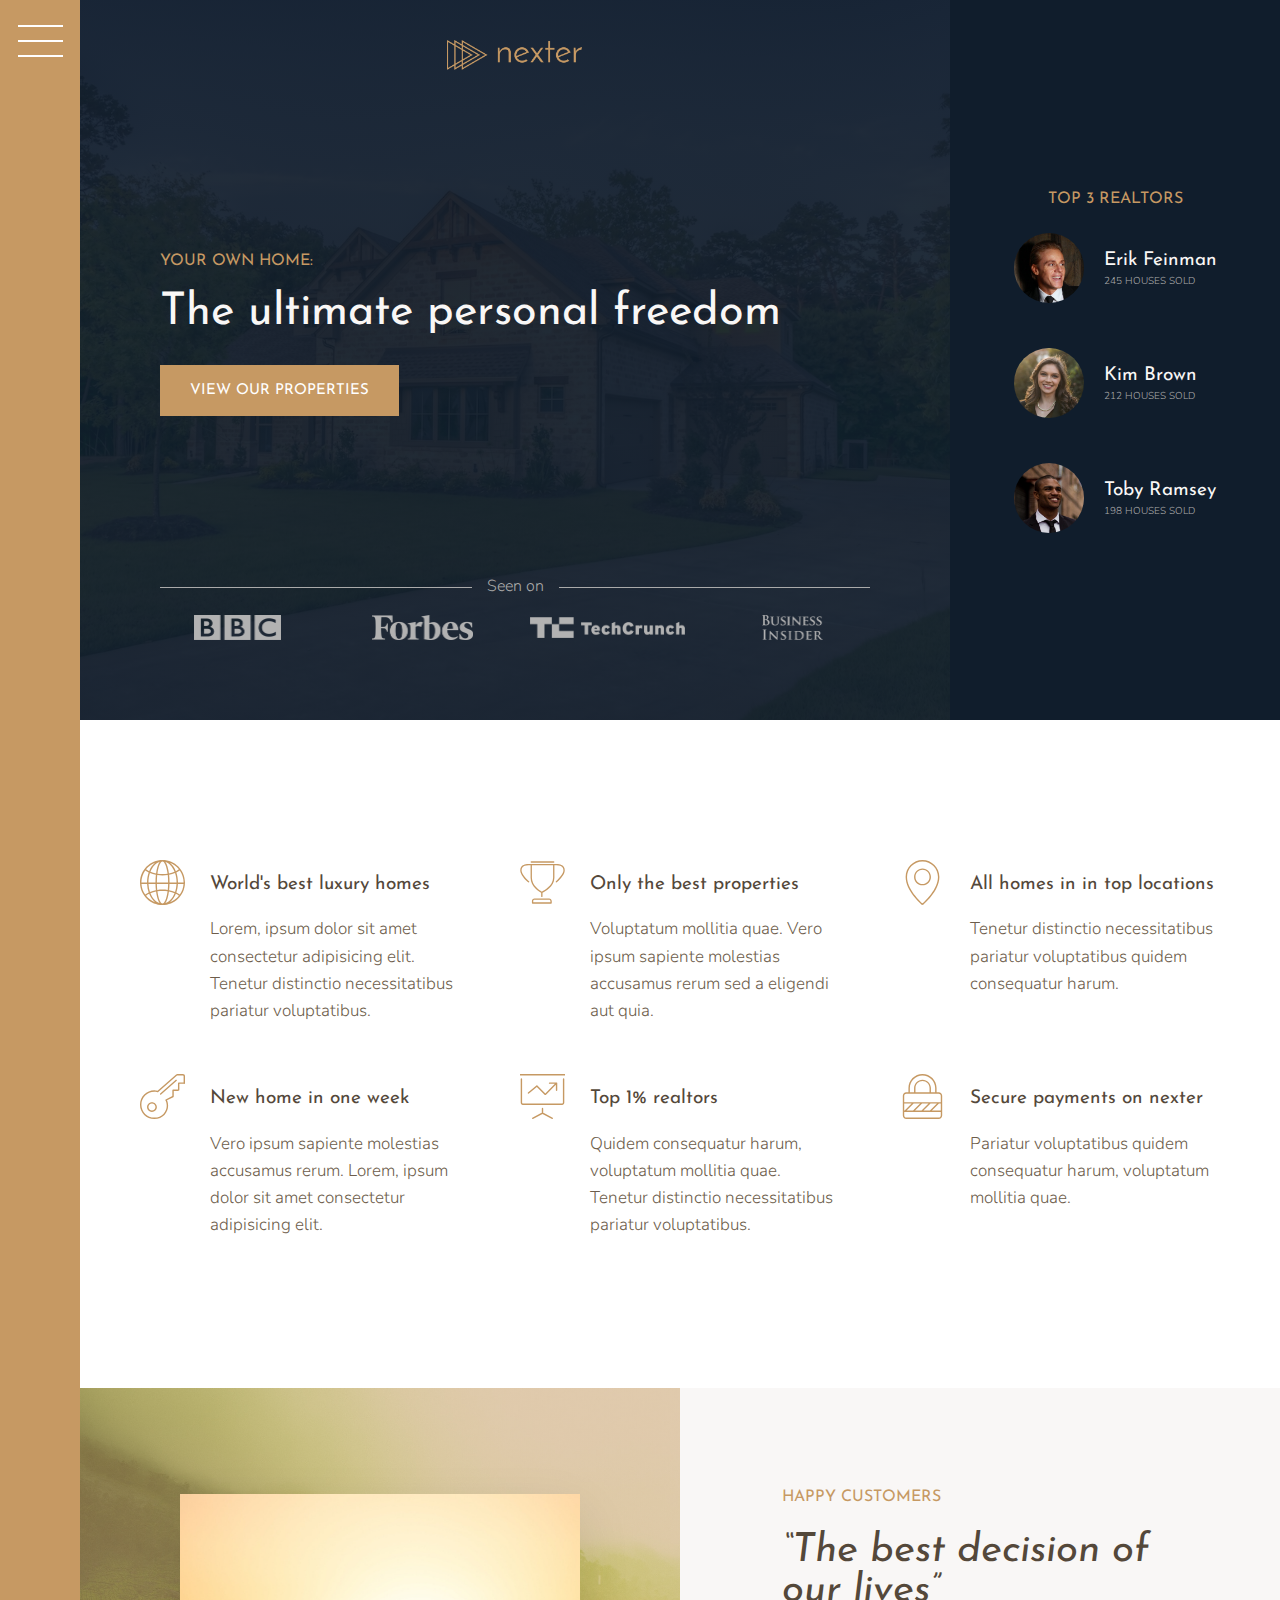
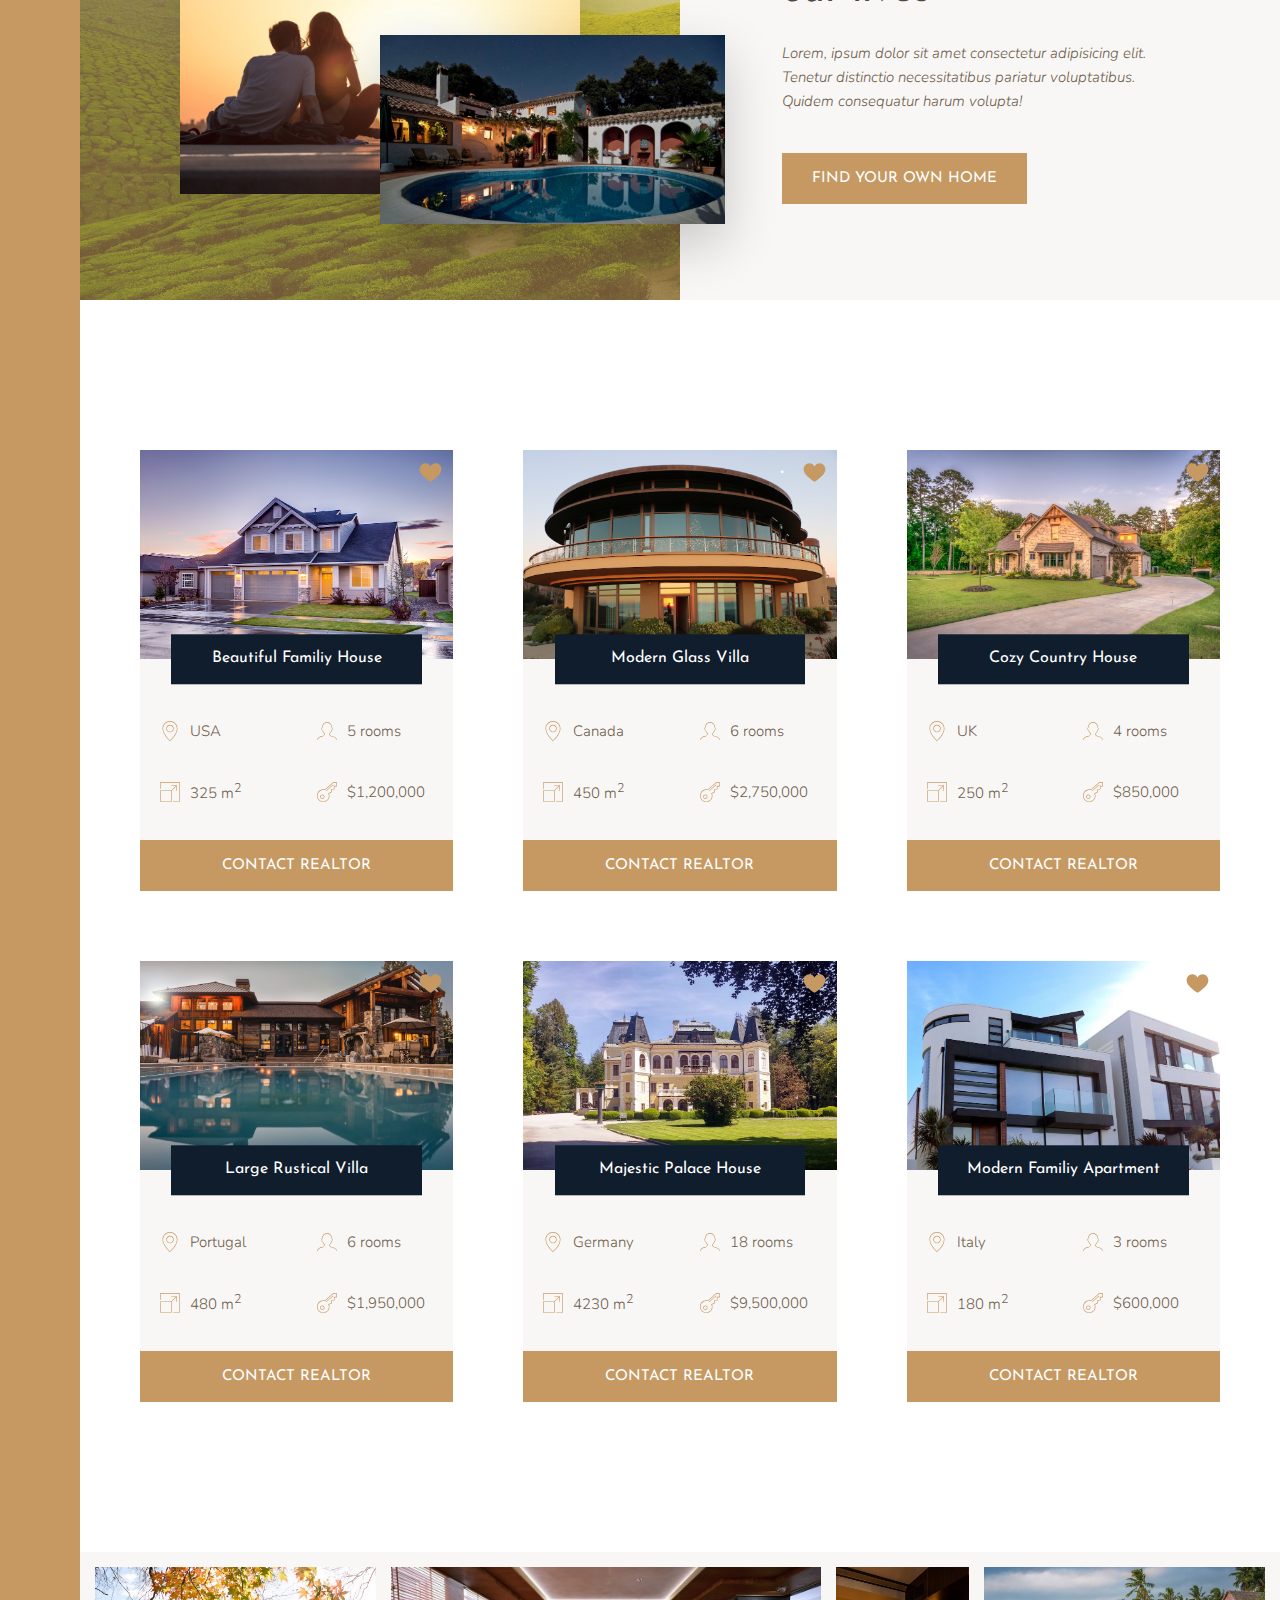
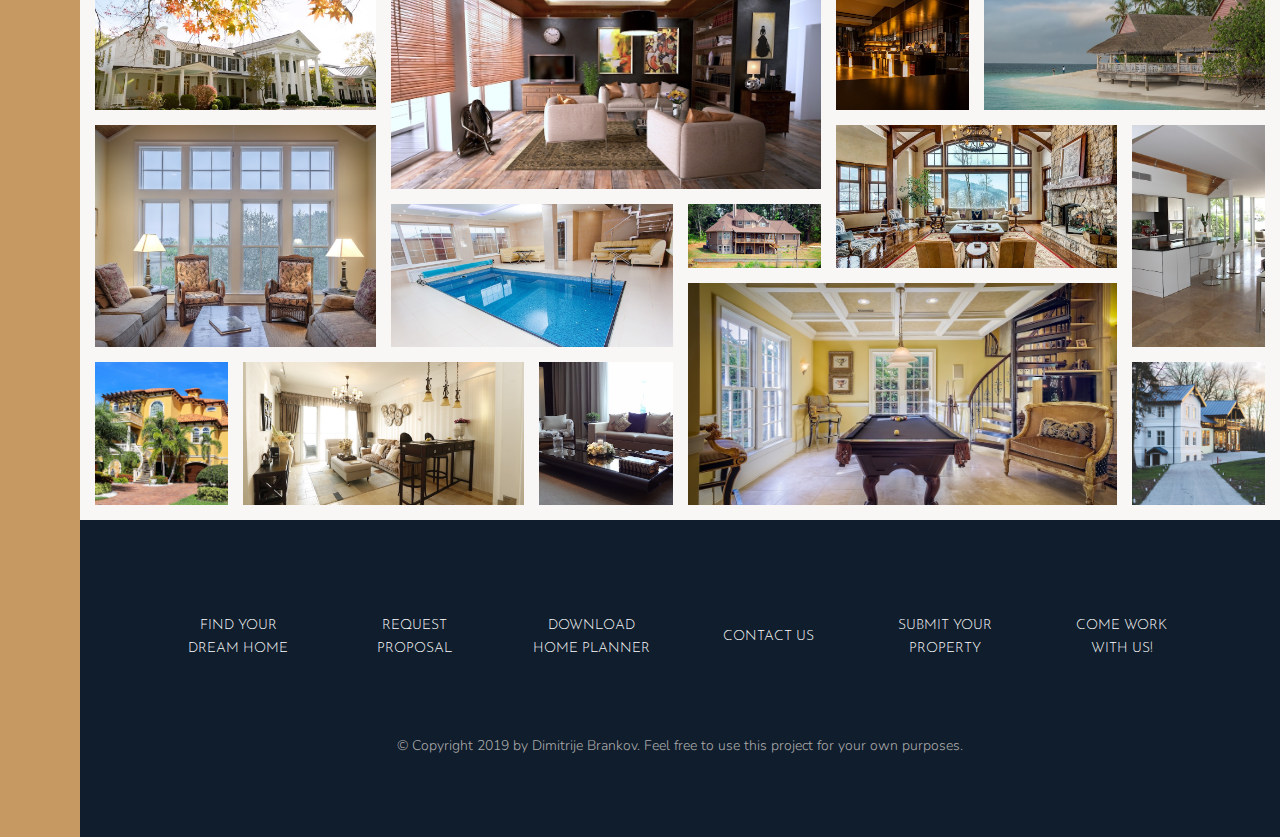
<file: Home/index.html>
<!DOCTYPE html>
<html lang="en">
    <head>
        <meta charset="UTF-8">
        <meta name="viewport" content="width=device-width, initial-scale=1.0">
        <meta http-equiv="X-UA-Compatible" content="ie=edge">
        
        <link href="https://fonts.googleapis.com/css?family=Josefin+Sans:300,400,400i|Nunito:300,300i" rel="stylesheet">
        <link rel="stylesheet" href="css/style.css">
        <link rel="shortcut icon" type="image/png" href="img/favicon.png">
        
        <title>nexter &mdash; your home, your freedom</title>
    </head>
    <body class="container">
        <div class="sidebar">
            <button class="nav-btn"></button>
        </div>

        <header class="header">
            <img src="img/logo.png" alt="Nexter logo" class="header__logo">
            <h3 class="heading-3">Your own home:</h3>
            <h1 class="heading-1">The ultimate personal freedom</h1>
            <button class="btn header__btn">View our properties</button>
            <div class="header__seenon-text">Seen on</div>
            <div class="header__seenon-logos">
                <img src="img/logo-bbc.png" alt="Seen on logo 1">
                <img src="img/logo-forbes.png" alt="Seen on logo 2">
                <img src="img/logo-techcrunch.png" alt="Seen on logo 3">
                <img src="img/logo-bi.png" alt="Seen on logo 4">
            </div>
        </header>

        <div class="realtors">
            <h3 class="heading-3">Top 3 Realtors</h3>
            <div class="realtors__list">
                <img src="img/realtor-1.jpeg" alt="Realtor 1" class="realtors__img">
                <div class="realtors__details">
                    <h4 class="heading-4 heading-4--light">Erik Feinman</h4>
                    <p class="realtors__sold">245 houses sold</p>
                </div>

                <img src="img/realtor-2.jpeg" alt="Realtor 2" class="realtors__img">
                <div class="realtors__details">
                    <h4 class="heading-4 heading-4--light">Kim Brown</h4>
                    <p class="realtors__sold">212 houses sold</p>
                </div>

                <img src="img/realtor-3.jpeg" alt="Realtor 3" class="realtors__img">
                <div class="realtors__details">
                    <h4 class="heading-4 heading-4--light">Toby Ramsey</h4>
                    <p class="realtors__sold">198 houses sold</p>
                </div>
            </div>
        </div>

        <section class="features">
            <div class="feature">
                <svg class="feature__icon">
                    <use xlink:href="img/sprite.svg#icon-global"></use>
                </svg>
                <h4 class="heading-4 heading-4--dark">World's best luxury homes</h4>
                <p class="feature__text">Lorem, ipsum dolor sit amet consectetur adipisicing elit. Tenetur distinctio necessitatibus pariatur voluptatibus.</p>
            </div>

            <div class="feature">
                <svg class="feature__icon">
                    <use xlink:href="img/sprite.svg#icon-trophy"></use>
                </svg>
                <h4 class="heading-4 heading-4--dark">Only the best properties</h4>
                <p class="feature__text">Voluptatum mollitia quae. Vero ipsum sapiente molestias accusamus rerum sed a eligendi aut quia.</p>
            </div>

            <div class="feature">
                <svg class="feature__icon">
                    <use xlink:href="img/sprite.svg#icon-map-pin"></use>
                </svg>
                <h4 class="heading-4 heading-4--dark">All homes in in top locations</h4>
                <p class="feature__text">Tenetur distinctio necessitatibus pariatur voluptatibus quidem consequatur harum.</p>
            </div>

            <div class="feature">
                <svg class="feature__icon">
                    <use xlink:href="img/sprite.svg#icon-key"></use>
                </svg>
                <h4 class="heading-4 heading-4--dark">New home in one week</h4>
                <p class="feature__text">Vero ipsum sapiente molestias accusamus rerum. Lorem, ipsum dolor sit amet consectetur adipisicing elit.</p>
            </div>

            <div class="feature">
                <svg class="feature__icon">
                    <use xlink:href="img/sprite.svg#icon-presentation"></use>
                </svg>
                <h4 class="heading-4 heading-4--dark">Top 1% realtors</h4>
                <p class="feature__text">Quidem consequatur harum, voluptatum mollitia quae. Tenetur distinctio necessitatibus pariatur voluptatibus.</p>
            </div>

            <div class="feature">
                <svg class="feature__icon">
                    <use xlink:href="img/sprite.svg#icon-lock"></use>
                </svg>
                <h4 class="heading-4 heading-4--dark">Secure payments on nexter</h4>
                <p class="feature__text">Pariatur voluptatibus quidem consequatur harum, voluptatum mollitia quae.</p>
            </div>
        </section>

        <div class="story__pictures">
            <img src="img/story-1.jpeg" alt="Couple with new house" class="story__img--1">
            <img src="img/story-2.jpeg" alt="New house" class="story__img--2">
        </div>

        <div class="story__content">
            <h3 class="heading-3 mb-sm">Happy Customers</h3>
            <h2 class="heading-2 heading-2--dark mb-md">&ldquo;The best decision of our lives&rdquo;</h2>
            <p class="story__text">
                Lorem, ipsum dolor sit amet consectetur adipisicing elit. Tenetur distinctio necessitatibus pariatur voluptatibus. Quidem consequatur harum volupta!
            </p>
            <button class="btn">Find your own home</button>
        </div>

        <section class="homes">
            <div class="home">
                <img src="img/house-1.jpeg" alt="House 1" class="home__img">
                <svg class="home__like">
                    <use xlink:href="img/sprite.svg#icon-heart-full"></use>
                </svg>
                <h5 class="home__name">Beautiful Familiy House</h5>
                <div class="home__location">
                    <svg>
                        <use xlink:href="img/sprite.svg#icon-map-pin"></use>
                    </svg>
                    <p>USA</p>
                </div>
                <div class="home__rooms">
                    <svg>
                        <use xlink:href="img/sprite.svg#icon-profile-male"></use>
                    </svg>
                    <p>5 rooms</p>
                </div>
                <div class="home__area">
                    <svg>
                        <use xlink:href="img/sprite.svg#icon-expand"></use>
                    </svg>
                    <p>325 m<sup>2</sup></p>
                </div>
                <div class="home__price">
                    <svg>
                        <use xlink:href="img/sprite.svg#icon-key"></use>
                    </svg>
                    <p>$1,200,000</p>
                </div>
                <button class="btn home__btn">Contact realtor</button>
            </div>

            
            <div class="home">
                <img src="img/house-2.jpeg" alt="House 2" class="home__img">
                <svg class="home__like">
                    <use xlink:href="img/sprite.svg#icon-heart-full"></use>
                </svg>
                <h5 class="home__name">Modern Glass Villa</h5>
                <div class="home__location">
                    <svg>
                        <use xlink:href="img/sprite.svg#icon-map-pin"></use>
                    </svg>
                    <p>Canada</p>
                </div>
                <div class="home__rooms">
                    <svg>
                        <use xlink:href="img/sprite.svg#icon-profile-male"></use>
                    </svg>
                    <p>6 rooms</p>
                </div>
                <div class="home__area">
                    <svg>
                        <use xlink:href="img/sprite.svg#icon-expand"></use>
                    </svg>
                    <p>450 m<sup>2</sup></p>
                </div>
                <div class="home__price">
                    <svg>
                        <use xlink:href="img/sprite.svg#icon-key"></use>
                    </svg>
                    <p>$2,750,000</p>
                </div>
                <button class="btn home__btn">Contact realtor</button>
            </div>

            <div class="home">
                <img src="img/house-3.jpeg" alt="House 3" class="home__img">
                <svg class="home__like">
                    <use xlink:href="img/sprite.svg#icon-heart-full"></use>
                </svg>
                <h5 class="home__name">Cozy Country House</h5>
                <div class="home__location">
                    <svg>
                        <use xlink:href="img/sprite.svg#icon-map-pin"></use>
                    </svg>
                    <p>UK</p>
                </div>
                <div class="home__rooms">
                    <svg>
                        <use xlink:href="img/sprite.svg#icon-profile-male"></use>
                    </svg>
                    <p>4 rooms</p>
                </div>
                <div class="home__area">
                    <svg>
                        <use xlink:href="img/sprite.svg#icon-expand"></use>
                    </svg>
                    <p>250 m<sup>2</sup></p>
                </div>
                <div class="home__price">
                    <svg>
                        <use xlink:href="img/sprite.svg#icon-key"></use>
                    </svg>
                    <p>$850,000</p>
                </div>
                <button class="btn home__btn">Contact realtor</button>
            </div>

            <div class="home">
                <img src="img/house-4.jpeg" alt="House 4" class="home__img">
                <svg class="home__like">
                    <use xlink:href="img/sprite.svg#icon-heart-full"></use>
                </svg>
                <h5 class="home__name">Large Rustical Villa</h5>
                <div class="home__location">
                    <svg>
                        <use xlink:href="img/sprite.svg#icon-map-pin"></use>
                    </svg>
                    <p>Portugal</p>
                </div>
                <div class="home__rooms">
                    <svg>
                        <use xlink:href="img/sprite.svg#icon-profile-male"></use>
                    </svg>
                    <p>6 rooms</p>
                </div>
                <div class="home__area">
                    <svg>
                        <use xlink:href="img/sprite.svg#icon-expand"></use>
                    </svg>
                    <p>480 m<sup>2</sup></p>
                </div>
                <div class="home__price">
                    <svg>
                        <use xlink:href="img/sprite.svg#icon-key"></use>
                    </svg>
                    <p>$1,950,000</p>
                </div>
                <button class="btn home__btn">Contact realtor</button>
            </div>

            <div class="home">
                <img src="img/house-5.jpeg" alt="House 5" class="home__img">
                <svg class="home__like">
                    <use xlink:href="img/sprite.svg#icon-heart-full"></use>
                </svg>
                <h5 class="home__name">Majestic Palace House</h5>
                <div class="home__location">
                    <svg>
                        <use xlink:href="img/sprite.svg#icon-map-pin"></use>
                    </svg>
                    <p>Germany</p>
                </div>
                <div class="home__rooms">
                    <svg>
                        <use xlink:href="img/sprite.svg#icon-profile-male"></use>
                    </svg>
                    <p>18 rooms</p>
                </div>
                <div class="home__area">
                    <svg>
                        <use xlink:href="img/sprite.svg#icon-expand"></use>
                    </svg>
                    <p>4230 m<sup>2</sup></p>
                </div>
                <div class="home__price">
                    <svg>
                        <use xlink:href="img/sprite.svg#icon-key"></use>
                    </svg>
                    <p>$9,500,000</p>
                </div>
                <button class="btn home__btn">Contact realtor</button>
            </div>

            <div class="home">
                <img src="img/house-6.jpeg" alt="House 6" class="home__img">
                <svg class="home__like">
                    <use xlink:href="img/sprite.svg#icon-heart-full"></use>
                </svg>
                <h5 class="home__name">Modern Familiy Apartment</h5>
                <div class="home__location">
                    <svg>
                        <use xlink:href="img/sprite.svg#icon-map-pin"></use>
                    </svg>
                    <p>Italy</p>
                </div>
                <div class="home__rooms">
                    <svg>
                        <use xlink:href="img/sprite.svg#icon-profile-male"></use>
                    </svg>
                    <p>3 rooms</p>
                </div>
                <div class="home__area">
                    <svg>
                        <use xlink:href="img/sprite.svg#icon-expand"></use>
                    </svg>
                    <p>180 m<sup>2</sup></p>
                </div>
                <div class="home__price">
                    <svg>
                        <use xlink:href="img/sprite.svg#icon-key"></use>
                    </svg>
                    <p>$600,000</p>
                </div>
                <button class="btn home__btn">Contact realtor</button>
            </div>
        </section>


        <section class="gallery">
            <figure class="gallery__item gallery__item--1"><img src="img/gal-1.jpeg" alt="Gallery image 1" class="gallery__img"></figure>
            <figure class="gallery__item gallery__item--2"><img src="img/gal-2.jpeg" alt="Gallery image 2" class="gallery__img"></figure>
            <figure class="gallery__item gallery__item--3"><img src="img/gal-3.jpeg" alt="Gallery image 3" class="gallery__img"></figure>
            <figure class="gallery__item gallery__item--4"><img src="img/gal-4.jpeg" alt="Gallery image 4" class="gallery__img"></figure>
            <figure class="gallery__item gallery__item--5"><img src="img/gal-5.jpeg" alt="Gallery image 5" class="gallery__img"></figure>
            <figure class="gallery__item gallery__item--6"><img src="img/gal-6.jpeg" alt="Gallery image 6" class="gallery__img"></figure>
            <figure class="gallery__item gallery__item--7"><img src="img/gal-7.jpeg" alt="Gallery image 7" class="gallery__img"></figure>
            <figure class="gallery__item gallery__item--8"><img src="img/gal-8.jpeg" alt="Gallery image 8" class="gallery__img"></figure>
            <figure class="gallery__item gallery__item--9"><img src="img/gal-9.jpeg" alt="Gallery image 9" class="gallery__img"></figure>
            <figure class="gallery__item gallery__item--10"><img src="img/gal-10.jpeg" alt="Gallery image 10" class="gallery__img"></figure>
            <figure class="gallery__item gallery__item--11"><img src="img/gal-11.jpeg" alt="Gallery image 11" class="gallery__img"></figure>
            <figure class="gallery__item gallery__item--12"><img src="img/gal-12.jpeg" alt="Gallery image 12" class="gallery__img"></figure>
            <figure class="gallery__item gallery__item--13"><img src="img/gal-13.jpeg" alt="Gallery image 13" class="gallery__img"></figure>
            <figure class="gallery__item gallery__item--14"><img src="img/gal-14.jpeg" alt="Gallery image 14" class="gallery__img"></figure>


        </section>

        <footer class="footer">
            <ul class="nav">
                    <li class="nav__item"><a href="#" class="nav__link">Find your dream home</a></li>
                    <li class="nav__item"><a href="#" class="nav__link">Request proposal</a></li>
                    <li class="nav__item"><a href="#" class="nav__link">Download home planner</a></li>
                    <li class="nav__item"><a href="#" class="nav__link">Contact us</a></li>
                    <li class="nav__item"><a href="#" class="nav__link">Submit your property</a></li>
                    <li class="nav__item"><a href="#" class="nav__link">Come work with us!</a></li>
            </ul>
            <p class="copyright">
                &copy; Copyright 2019 by Dimitrije Brankov. Feel free to use this project for your own purposes. 
            </p>
        </footer>
    </body>
</html>
</file>
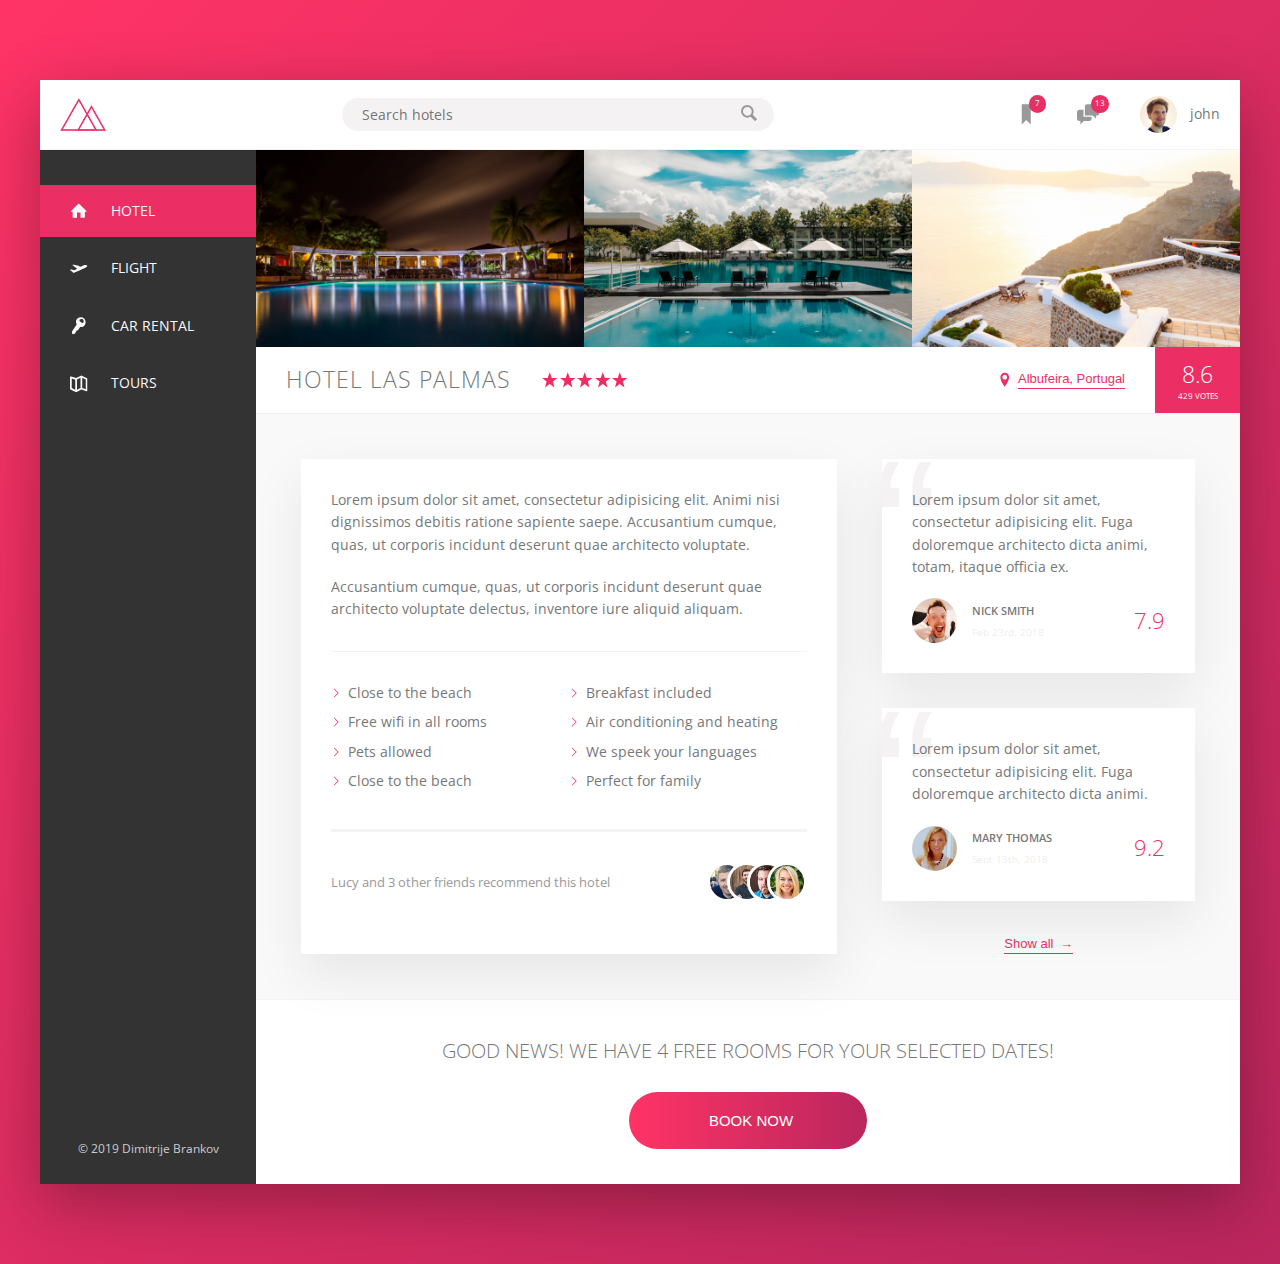
<file: Hotel/index.html>
<!DOCTYPE html>
<html lang="en">

<head>
    <meta charset="UTF-8">
    <meta name="viewport" content="width=device-width, initial-scale=1.0">
    <link rel="stylesheet" href="css/main.css">
    <meta http-equiv="X-UA-Compatible" content="ie=edge">
    <link href="https://fonts.googleapis.com/css?family=Open+Sans:300,400,600" rel="stylesheet">

    <title>Booking app</title>
</head>

<body>
    <div class="container">
        <header class="header">
            <img src="img/logo.png" alt="logo" class="logo">
            <form action="#" class="search">
                <input type="text" class="search__input" placeholder="Search hotels">
                <button class="search__button">
                    <svg class="search__icon">
                        <use xlink:href="img/sprite.svg#icon-magnifying-glass"></use>
                    </svg>

                </button>


            </form>

            <nav class="user-nav">

                <div class="user-nav__icon-box">
                    <svg class="user-nav__icon">
                        <use xlink:href="img/sprite.svg#icon-bookmark"></use>

                    </svg>

                    <span class="user-nav__notification">7</span>


                </div>

                <div class="user-nav__icon-box">
                    <svg class="user-nav__icon">
                        <use xlink:href="img/sprite.svg#icon-chat"></use>

                    </svg>
                    <span class="user-nav__notification">13</span>

                </div>

                <div class="user-nav__user">
                    <img src="img/user.jpg" alt="User photo" class="user-nav__user-photo">
                    <span class="user-nav__user-name">john</span>


                </div>

            </nav>


        </header>

        <div class="content">
            <nav class="sidebar">
                <ul class="side-nav">

                    <li class="side-nav__item side-nav__item--active">
                        <a href="#" class="side-nav__link">
                            <svg class="side-nav__icon">
                                <use xlink:href="img/sprite.svg#icon-home"></use>
                            </svg>
                            <span>Hotel</span>
                        </a>
                    </li>

                    <li class="side-nav__item">
                        <a href="#" class="side-nav__link">
                            <svg class="side-nav__icon">
                                <use xlink:href="img/sprite.svg#icon-aircraft-take-off"></use>
                            </svg>
                            <span>Flight</span>
                        </a>
                    </li>
                    <li class="side-nav__item">
                        <a href="#" class="side-nav__link">
                            <svg class="side-nav__icon">
                                <use xlink:href="img/sprite.svg#icon-key"></use>
                            </svg>
                            <span>Car rental</span>
                        </a>
                    </li>
                    <li class="side-nav__item">
                        <a href="#" class="side-nav__link">
                            <svg class="side-nav__icon">
                                <use xlink:href="img/sprite.svg#icon-map"></use>
                            </svg>
                            <span>Tours</span>
                        </a>
                    </li>

                </ul>

                <div class="legal">
                    &copy 2019 Dimitrije Brankov

                </div>
            </nav>


            <main class="hotel-view">
                <div class="gallery">

                    <figure class="gallery__items">

                        <img src="img/hotel-1.jpg" alt="Hotel 1" class="gallery__photo">
                    </figure>

                    <figure class="gallery__items">

                        <img src="img/hotel-2.jpg" alt="Hotel 1" class="gallery__photo">
                    </figure>

                    <figure class="gallery__items">

                        <img src="img/hotel-3.jpg" alt="Hotel 1" class="gallery__photo">
                    </figure>

                </div>
                <div class="overview">
                    <h1 class="overview__heading">
                        Hotel Las Palmas
                    </h1>

                    <div class="overview__stars">
                        <svg class="overview__icon-star">
                            <use xlink:href="img/sprite.svg#icon-star"></use>
                        </svg>
                        <svg class="overview__icon-star">
                            <use xlink:href="img/sprite.svg#icon-star"></use>
                        </svg>
                        <svg class="overview__icon-star">
                            <use xlink:href="img/sprite.svg#icon-star"></use>
                        </svg>
                        <svg class="overview__icon-star">
                            <use xlink:href="img/sprite.svg#icon-star"></use>
                        </svg>
                        <svg class="overview__icon-star">
                            <use xlink:href="img/sprite.svg#icon-star"></use>
                        </svg>
                    </div>

                    <div class="overview__location">
                        <svg class="overview__icon-location">
                            <use xlink:href="img/sprite.svg#icon-location-pin"></use>
                        </svg>
                        <button class="btn-inline">Albufeira, Portugal</button>
                    </div>

                    <div class="overview__rating">
                        <div class="overview__rating-average">8.6</div>
                        <div class="overview__rating-count">429 votes</div>

                    </div>

                </div>


                <div class="detail">
                    <div class="description">
                        <p class="paragraph">
                            Lorem ipsum dolor sit amet, consectetur adipisicing elit. Animi nisi
                            dignissimos debitis ratione sapiente saepe. Accusantium cumque, quas, ut corporis incidunt
                            deserunt quae architecto voluptate.

                        </p>

                        <p class="paragraph">
                            Accusantium cumque, quas, ut corporis incidunt deserunt quae architecto voluptate delectus,
                            inventore iure aliquid aliquam.
                        </p>

                        <ul class="list">
                            <li class="list__item">Close to the beach</li>
                            <li class="list__item">Breakfast included</li>
                            <li class="list__item">Free wifi in all rooms</li>
                            <li class="list__item">Air conditioning and heating</li>
                            <li class="list__item">Pets allowed</li>
                            <li class="list__item">We speek your languages</li>
                            <li class="list__item">Close to the beach</li>
                            <li class="list__item">Perfect for family</li>
                        </ul>

                        <div class="recommend">
                            <p class="recommend__count">

                                Lucy and 3 other friends recommend this hotel
                            </p>

                            <div class="recommend__friends">
                                <img src="img/user-3.jpg" alt="1" class="recommend__photo">
                                <img src="img/user-4.jpg" alt="2" class="recommend__photo">
                                <img src="img/user-5.jpg" alt="3" class="recommend__photo">
                                <img src="img/user-6.jpg" alt="4" class="recommend__photo">


                            </div>


                        </div>


                    </div>

                    <div class="user-reviews">
                        <figure class="review">
                            <blockquote class="review__text">
                                Lorem ipsum dolor sit amet, consectetur adipisicing elit. Fuga doloremque
                                architecto dicta animi, totam, itaque officia ex.
                            </blockquote>

                            <figcaption class="review__user">
                                <img src="img/user-1.jpg" alt="5" class="review__photo">

                                <div class="review__user-box">
                                    <p class="review__user-name">Nick Smith</p>
                                    <p class="review__user-date">Feb 23rd, 2018</p>
                                </div>

                                <div class="review__rating">7.9</div>

                            </figcaption>

                        </figure>



                        <figure class="review">
                            <blockquote class="review__text">
                                    Lorem ipsum dolor sit amet, consectetur adipisicing elit. Fuga doloremque architecto dicta animi.
                            </blockquote>

                            <figcaption class="review__user">
                                <img src="img/user-2.jpg" alt="5" class="review__photo">

                                <div class="review__user-box">
                                    <p class="review__user-name">Mary Thomas</p>
                                    <p class="review__user-date">Sept 13th, 2018</p>
                                </div>

                                <div class="review__rating">9.2</div>


                            </figcaption>

                        </figure>

                        <button class="btn-show">Show all <span>&rarr;</span></span></button>
                    </div>
                </div>


                <div class="cta">
                        <h2 class="cta__book-now">
                            Good news! We have 4 free rooms for your selected dates!
                        </h2>
                        <button class="btn">
                            <span class="btn__visible">Book now</span>
                            <span class="btn__invisible">Only 4 rooms left</span>
                         
                        </button>

                    </div>
            </main>
        </div>


    </div>

</body>

</html>
</file>
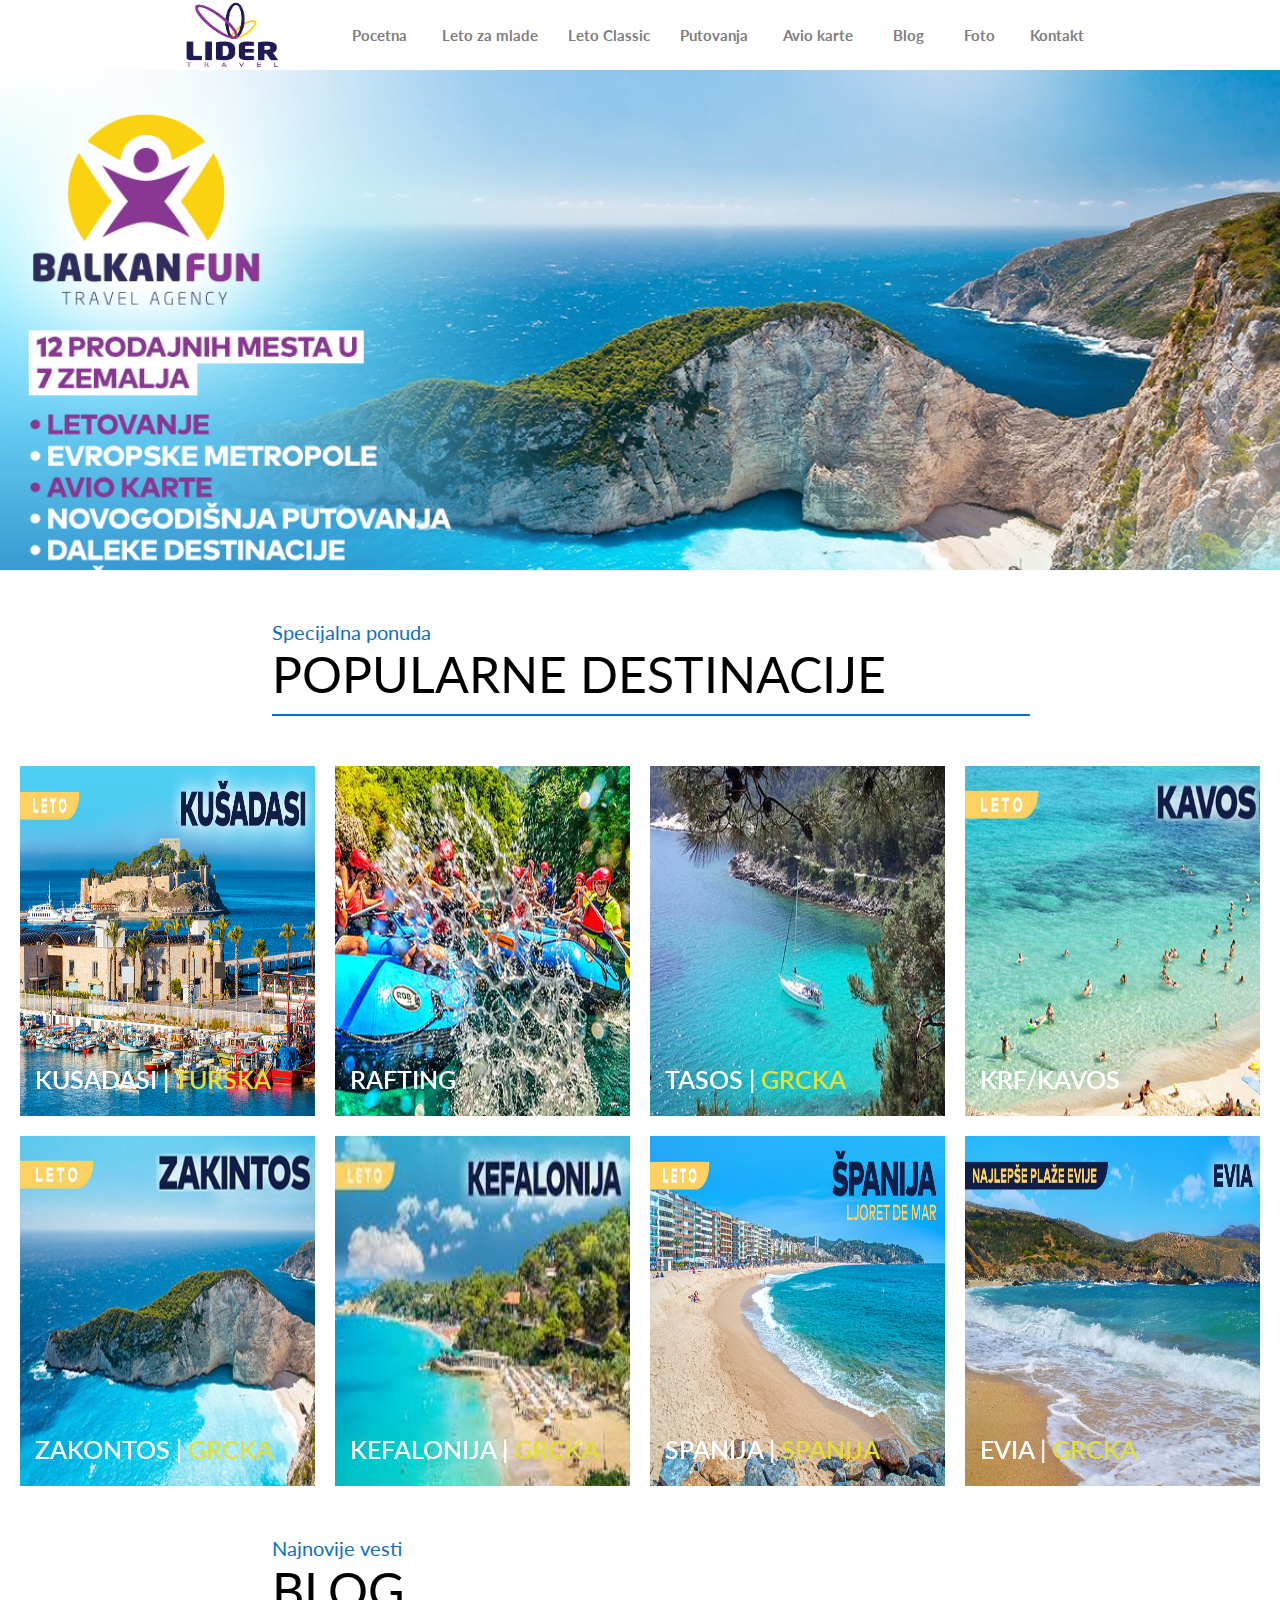
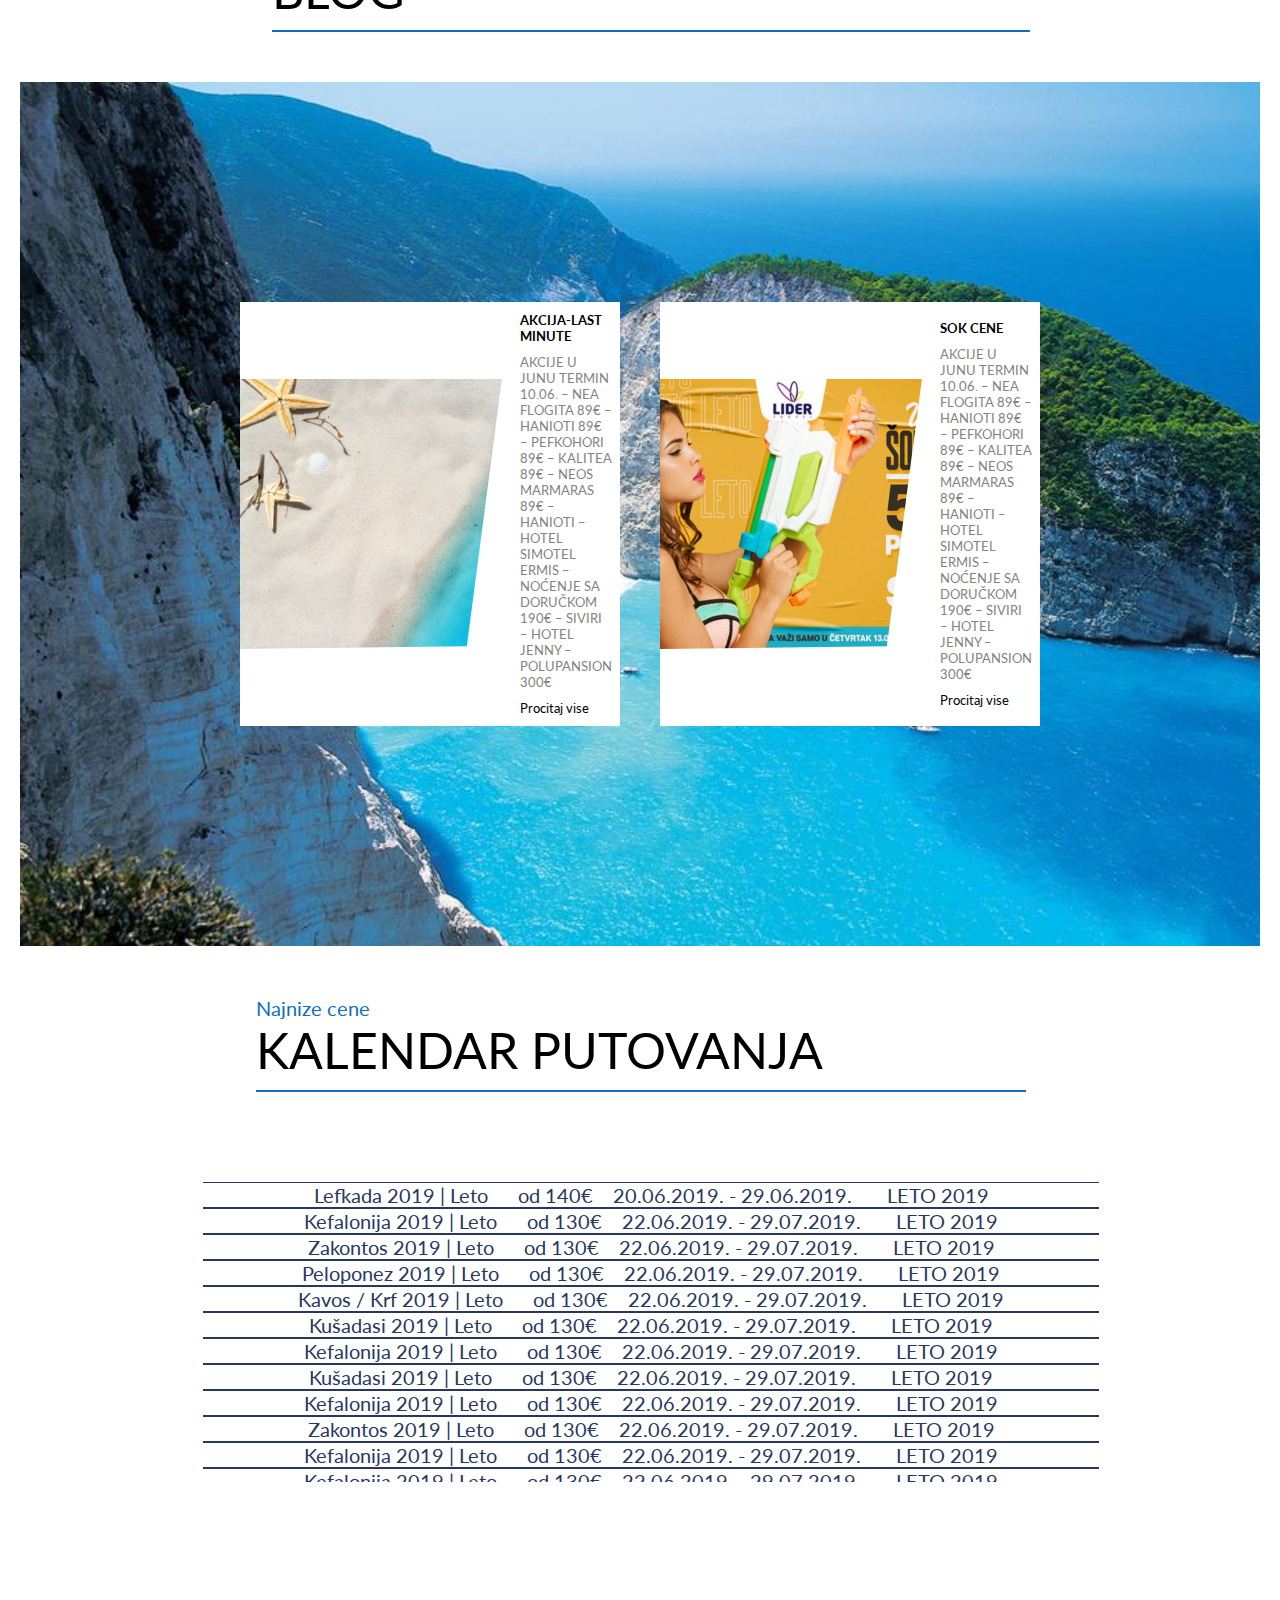
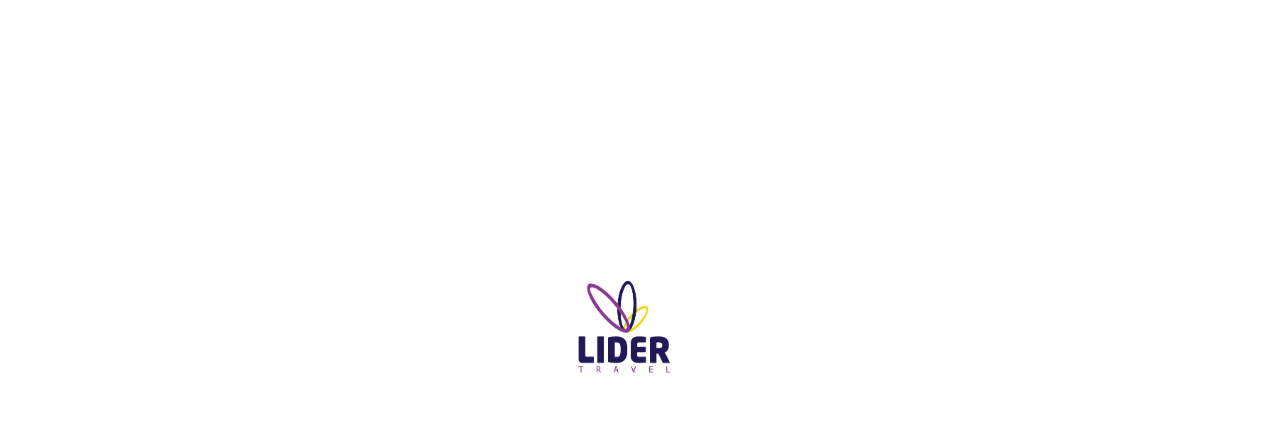
<file: lider travel/index.html>
<!DOCTYPE html>
<html lang="en">

<head>
  <meta charset="UTF-8">
  <meta name="viewport" content="width=device-width, initial-scale=1.0">
  <meta http-equiv="X-UA-Compatible" content="ie=edge">
  <link rel="stylesheet" href="css/main.css">
  <link rel="stylesheet" href="https://use.fontawesome.com/releases/v5.8.1/css/all.css"
    integrity="sha384-50oBUHEmvpQ+1lW4y57PTFmhCaXp0ML5d60M1M7uH2+nqUivzIebhndOJK28anvf" crossorigin="anonymous">
  <link href="https://fonts.googleapis.com/css?family=Lato:300,400,700,900&display=swap" rel="stylesheet">
  <title>Lider Travel</title>
</head>

<body>



  <div class="navbar-2">
    <img src="img/logo.png" class="navbar-2__img">
    <a href="news">Pocetna</a>
    <div class="dropdown-2">
      <button class="dropdown-2__dropbtn-2">Leto za mlade
      </button>
      <div class="dropdown-content-2">
        <a href="#"><i class="fas fa-chevron-right"></i> Kefalonija 2019 | Leto za mlade</a>
        <a href="#"><i class="fas fa-chevron-right"></i> Krf 2019 | Leto za mlade</a>
        <a href="#"><i class="fas fa-chevron-right"></i> Evia 2019 | Leto za mlade</a>
        <a href="#"><i class="fas fa-chevron-right"></i> Lefkada 2019 | Leto za mlade!!!!</a>
      </div>
    </div>
    <div class="dropdown-2">
      <button class="dropdown-2__dropbtn-2">Leto Classic
      </button>
      <div class="dropdown-content-2">
        <a href="#"><i class="fas fa-chevron-right"></i> Kefalonija 2019 | Leto za mlade</a>
        <a href="#"><i class="fas fa-chevron-right"></i> Spanija | Leto 2019 </a>
        <a href="#"><i class="fas fa-chevron-right"></i> Sicilija | Leto 2019</a>
        <a href="#"><i class="fas fa-chevron-right"></i> Tasos| Leto 2019</a>
      </div>
    </div>
    <div class="dropdown-2">
      <button class="dropdown-2__dropbtn-2">Putovanja
      </button>
      <div class="dropdown-content-2">
        <a href="#"><i class="fas fa-chevron-right"></i> Rafting tarom</a>
        <a href="#"><i class="fas fa-chevron-right"></i> Balakn fun 2019 </a>
        <a href="#"><i class="fas fa-chevron-right"></i> Daleke destinacije</a>
        <a href="#"><i class="fas fa-chevron-right"></i> Skijanje na alpima</a>
        <a href="#"><i class="fas fa-chevron-right"></i> Sva pitovanja</a>
      </div>
    </div>
    <a href="news">Avio karte</a>
    <a href="news">Blog</a>
    <a href="news">Foto</a>
    <div class="dropdown-2">
      <button class="dropdown-2__dropbtn-2">Kontakt
      </button>
      <div class="dropdown-content-2">
        <a href="#"><i class="fas fa-chevron-right"></i> Kontakt</a>
        <a href="#"><i class="fas fa-chevron-right"></i> O nama</a>
        <a href="#"><i class="fas fa-chevron-right"></i> Zasto sa nama</a>
        <a href="#"><i class="fas fa-chevron-right"></i> Cesta pitanja</a>
      </div>
    </div>
  </div>

  <div class="background-img"></div>


  <section class="destination">

    <div class="destination__wrapper">
      <p class="destination__p">Specijalna ponuda</p>
      <h1 class="destination__h1">Popularne destinacije</h1>
    </div>
    <hr>

    <div class="img-1">

      <div class="container">
        <img src="img/1.png" alt="Avatar" class="container__image">
        <div class="middle">
          <div class="middle__text">Kusadasi | <span>Turska</span> </div>

        </div>

        <div class="middle-2">
          <button class="middle-2__btn">Detalji</button>
        </div>
      </div>

      <div class="container">
        <img src="img/2.jpg" alt="Avatar" class="container__image">
        <div class="middle">
          <div class="middle__text">Rafting</div>

        </div>

        <div class="middle-2">
          <button class="middle-2__btn">Detalji</button>
        </div>
      </div>


      <div class="container">
        <img src="img/3.jpg" alt="Avatar" class="container__image">
        <div class="middle">
          <div class="middle__text">Tasos | <span>Grcka</span></div>

        </div>

        <div class="middle-2">
          <button class="middle-2__btn">Detalji</button>
        </div>
      </div>

      <div class="container">
        <img src="img/4.jpg" alt="Avatar" class="container__image">
        <div class="middle">
          <div class="middle__text">Krf/Kavos</div>

        </div>

        <div class="middle-2">
          <button class="middle-2__btn">Detalji</button>
        </div>
      </div>



    </div>

    <div class="img-2">

      <div class="container">
        <img src="img/5.jpg" alt="Avatar" class="container__image">
        <div class="middle">
          <div class="middle__text">Zakontos | <span>Grcka</span> </div>

        </div>

        <div class="middle-2">
          <button class="middle-2__btn">Detalji</button>
        </div>
      </div>

      <div class="container">
        <img src="img/6.jpg" alt="Avatar" class="container__image">
        <div class="middle">
          <div class="middle__text">Kefalonija | <span>Grcka</span> </div>

        </div>

        <div class="middle-2">
          <button class="middle-2__btn">Detalji</button>
        </div>
      </div>


      <div class="container">
        <img src="img/7.png" alt="Avatar" class="container__image">
        <div class="middle">
          <div class="middle__text">Spanija | <span>Spanija</span></div>

        </div>

        <div class="middle-2">
          <button class="middle-2__btn">Detalji</button>
        </div>
      </div>

      <div class="container">
        <img src="img/8.jpg" alt="Avatar" class="container__image">
        <div class="middle">
          <div class="middle__text">Evia | <span>Grcka</span></div>

        </div>

        <div class="middle-2">
          <button class="middle-2__btn">Detalji</button>
        </div>
      </div>

    </div>

    <div class="destination__wrapper">
      <p class="destination__p">Najnovije vesti</p>
      <h1 class="destination__h1">Blog</h1>
    </div>
    <hr>

  </section>



  <section class="blog-container">


    <div class="blog">

      <img src="img/blog-1.jpg" class="blog__img">

      <div class="txt-blog">
        <p class="txt-blog__p"><b>AKCIJA-LAST MINUTE</b></p>
        <p class="txt-blog__p-1">AKCIJE U JUNU TERMIN 10.06.
          – NEA FLOGITA 89€

          – HANIOTI 89€

          – PEFKOHORI 89€

          – KALITEA 89€

          – NEOS MARMARAS 89€

          – HANIOTI – HOTEL SIMOTEL ERMIS – NOĆENJE SA DORUČKOM 190€

          – SIVIRI – HOTEL JENNY – POLUPANSION 300€</p>

        <div class="txt-blog__a">

          <p>Procitaj vise</p>

        </div>

      </div>

    </div>

    <div class="blog">

      <img src="img/blog-2.jpg" class="blog__img">

      <div class="txt-blog">
        <p class="txt-blog__p"><b>SOK CENE</b></p>
        <p class="txt-blog__p-1">AKCIJE U JUNU TERMIN 10.06.
          – NEA FLOGITA 89€

          – HANIOTI 89€

          – PEFKOHORI 89€

          – KALITEA 89€

          – NEOS MARMARAS 89€

          – HANIOTI – HOTEL SIMOTEL ERMIS – NOĆENJE SA DORUČKOM 190€

          – SIVIRI – HOTEL JENNY – POLUPANSION 300€</p>

        <div class="txt-blog__a">

          <p>Procitaj vise</p>

        </div>

      </div>

    </div>

  </section>

  <div class="destination__wrapper">
    <p class="destination__p">Najnize cene</p>
    <h1 class="destination__h1">Kalendar putovanja</h1>
  </div>
  <hr>

  <section class="calendar">



    <div class="scrollbar" id="style-1">
      <div class="force-overflow">



        <p class="force-overflow__p">Lefkada 2019 | Leto&#8195;&#8195;od 140€&#8195; 20.06.2019. -
          29.06.2019.&#8195;&#8195; LETO 2019</p>
        <p class="force-overflow__p">Kefalonija 2019 | Leto&#8195;&#8195;od 130€&#8195; 22.06.2019. -
          29.07.2019.&#8195;&#8195; LETO 2019</p>
        <p class="force-overflow__p">Zakontos 2019 | Leto&#8195;&#8195;od 130€&#8195; 22.06.2019. -
          29.07.2019.&#8195;&#8195; LETO 2019</p>
        <p class="force-overflow__p">Peloponez 2019 | Leto&#8195;&#8195;od 130€&#8195; 22.06.2019. -
          29.07.2019.&#8195;&#8195; LETO 2019</p>
        <p class="force-overflow__p">Kavos / Krf 2019 | Leto&#8195;&#8195;od 130€&#8195; 22.06.2019. -
          29.07.2019.&#8195;&#8195; LETO 2019</p>
        <p class="force-overflow__p">Kušadasi 2019 | Leto&#8195;&#8195;od 130€&#8195; 22.06.2019. -
          29.07.2019.&#8195;&#8195; LETO 2019</p>
        <p class="force-overflow__p">Kefalonija 2019 | Leto&#8195;&#8195;od 130€&#8195; 22.06.2019. -
          29.07.2019.&#8195;&#8195; LETO 2019</p>
        <p class="force-overflow__p">Kušadasi 2019 | Leto&#8195;&#8195;od 130€&#8195; 22.06.2019. -
          29.07.2019.&#8195;&#8195; LETO 2019</p>
        <p class="force-overflow__p">Kefalonija 2019 | Leto&#8195;&#8195;od 130€&#8195; 22.06.2019. -
          29.07.2019.&#8195;&#8195; LETO 2019</p>
        <p class="force-overflow__p">Zakontos 2019 | Leto&#8195;&#8195;od 130€&#8195; 22.06.2019. -
          29.07.2019.&#8195;&#8195; LETO 2019</p>
        <p class="force-overflow__p">Kefalonija 2019 | Leto&#8195;&#8195;od 130€&#8195; 22.06.2019. -
          29.07.2019.&#8195;&#8195; LETO 2019</p>
        <p class="force-overflow__p">Kefalonija 2019 | Leto&#8195;&#8195;od 130€&#8195; 22.06.2019. -
          29.07.2019.&#8195;&#8195; LETO 2019</p>
        <p class="force-overflow__p">Peloponez 2019 | Leto&#8195;&#8195;od 130€&#8195; 22.06.2019. -
          29.07.2019.&#8195;&#8195; LETO 2019</p>
        <p class="force-overflow__p">Kefalonija 2019 | Leto&#8195;&#8195;od 130€&#8195; 22.06.2019. -
          29.07.2019.&#8195;&#8195; LETO 2019</p>
        <p class="force-overflow__p">Zakontos 2019 | Leto&#8195;&#8195;od 130€&#8195; 22.06.2019. -
          29.07.2019.&#8195;&#8195; LETO 2019</p>
        <p class="force-overflow__p">Kavos / Krf 2019 | Leto&#8195;&#8195;od 130€&#8195; 22.06.2019. -
          29.07.2019.&#8195;&#8195; LETO 2019</p>
        <p class="force-overflow__p">Zakontos 2019 | Leto&#8195;&#8195;od 130€&#8195; 22.06.2019. -
          29.07.2019.&#8195;&#8195; LETO 2019</p>
        <p class="force-overflow__p">Kefalonija 2019 | Leto&#8195;&#8195;od 130€&#8195; 22.06.2019. -
          29.07.2019.&#8195;&#8195; LETO 2019</p>
        <p class="force-overflow__p">Kefalonija 2019 | Leto&#8195;&#8195;od 130€&#8195; 22.06.2019. -
          29.07.2019.&#8195;&#8195; LETO 2019</p>
        <p class="force-overflow__p">Peloponez 2019 | Leto&#8195;&#8195;od 130€&#8195; 22.06.2019. -
          29.07.2019.&#8195;&#8195; LETO 2019</p>
        <p class="force-overflow__p">Kefalonija 2019 | Leto&#8195;&#8195;od 130€&#8195; 22.06.2019. -
          29.07.2019.&#8195;&#8195; LETO 2019</p>
        <p class="force-overflow__p">Zakontos 2019 | Leto&#8195;&#8195;od 130€&#8195; 22.06.2019. -
          29.07.2019.&#8195;&#8195; LETO 2019</p>
        <p class="force-overflow__p">Kavos / Krf 2019 | Leto&#8195;&#8195;od 130€&#8195; 22.06.2019. -
          29.07.2019.&#8195;&#8195; LETO 2019</p>
        <p class="force-overflow__p">Zakontos 2019 | Leto&#8195;&#8195;od 130€&#8195; 22.06.2019. -
          29.07.2019.&#8195;&#8195; LETO 2019</p>




      </div>
    </div>


  </section>

  <footer>

    <div class="scroll">
      <img class="scroll__img" src="img/logo.png">
      <p class="scroll__txt">Adresa:
        Danila Kiša 11, Novi Sad
        Radno vreme:
        Pon-Pet: 10-20h | Subota: 10-15h
      </p>

      <div class="media">

        <i class="fab fa-facebook-f"></i>
        <i class="fab fa-google-plus-g"></i>
        <i class="fab fa-instagram"></i>
      </div>
    </div>

  </footer>

</body>

</html>
</file>
<file: Ftn informatika/css/main.css>
.nav {
  display: flex;
  background-color: #fff;
  justify-content: center;
  box-shadow: 0 1rem 1rem rgba(0, 0, 0, 0.08);
  position: fixed;
  width: 100%;
  z-index: 10;
}
.nav__logo-container {
  width: 20%;
}
.nav__logo {
  width: 70%;
  height: 3rem;
  margin: 2rem;
}
.nav__ul {
  display: flex;
  align-items: center;
  font-size: 1.5rem;
  margin: 1.8rem;
}
.nav__li {
  list-style: none;
  margin-left: 2.5rem;
}
.nav__a {
  text-decoration: none;
  color: #999898;
  text-transform: uppercase;
}
.nav__a:hover {
  color: #333131;
}

.container-cover {
  position: relative;
  padding-bottom: 2rem;
}
.container-cover__cover {
  width: 100%;
  height: auto;
}

.container-txt {
  width: 50%;
  height: auto;
  position: absolute;
  top: 50%;
  left: 50%;
  transform: translate(-50%, -50%);
  color: #bdb7b7;
  background-color: rgba(0, 0, 0, 0.719);
  padding: 2rem;
}
.container-txt:hover {
  background-color: black;
}
.container-txt__h1 {
  border-bottom: 1px solid grey;
  justify-content: center;
  display: flex;
  margin-bottom: 2rem;
  padding-bottom: 2rem;
}
.container-txt__p {
  font-size: 2rem;
  align-items: center;
  text-align: justify;
  margin-bottom: 2rem;
}
.container-txt__p-2 {
  display: flex;
  justify-content: flex-end;
  font-size: 2rem;
  margin-bottom: 2rem;
}

.container-btn {
  display: flex;
  justify-content: center;
}
.container-btn__btn {
  width: 95%;
  padding: 1rem 1rem;
  cursor: pointer;
  background-color: #ec70468f;
  color: #bdb7b7;
  border: none;
}
.container-btn__btn:hover {
  background-color: #dad8d8;
  color: #504e4e;
}

.about {
  margin: 0 35rem;
  height: auto;
  padding-bottom: 5rem;
}
.about--h1 {
  font-size: 3rem;
  padding-top: 5rem;
  margin: 2rem;
  color: #494949;
}
.about--dash {
  width: 7rem;
  height: 0.4rem;
  background-color: #494949;
  margin: 2rem;
}
.about__p {
  font-size: 2.5rem;
  text-align: justify;
  word-spacing: 0.3rem;
  letter-spacing: 0.1rem;
  padding: 2rem;
}

.scroll {
  width: 100%;
  height: 50vh;
  background-image: url(../img/scroll.JPG);
  background-size: cover;
  background-attachment: fixed;
  position: relative;
  margin-top: 7rem;
}
.scroll__txt {
  color: white;
  position: absolute;
  top: 50%;
  left: 50%;
  transform: translate(-50%, -50%);
  text-transform: uppercase;
  font-size: 5rem;
}

.scroll-2 {
  width: 100%;
  height: 50vh;
  background-image: url(../img/scroll2.jpg);
  background-size: cover;
  background-attachment: fixed;
  position: relative;
  margin-top: 7rem;
  transition: all 0.2s;
}
.scroll-2__txt-2 {
  color: white;
  position: absolute;
  top: 50%;
  left: 50%;
  transform: translate(-50%, -50%);
  text-transform: uppercase;
  font-size: 5rem;
}

.container {
  width: 60%;
  padding: 50px 0;
  margin: 50px auto;
  position: relative;
  overflow: hidden;
}

.container:before {
  content: "";
  position: absolute;
  top: 0;
  left: 50%;
  margin-left: -1px;
  width: 2px;
  height: 100%;
  background: #CCD1D9;
  z-index: 1;
}

.timeline-block {
  width: -webkit-calc(50% + 8px);
  width: -moz-calc(50% + 8px);
  width: calc(50% + 8px);
  display: -webkit-box;
  display: -webkit-flex;
  display: -moz-box;
  display: flex;
  -webkit-box-pack: justify;
  -webkit-justify-content: space-between;
  -moz-box-pack: justify;
  justify-content: space-between;
  clear: both;
}

.timeline-block-right {
  float: right;
}

.timeline-block-left {
  float: left;
  direction: rtl;
}

.marker {
  width: 16px;
  height: 16px;
  border-radius: 50%;
  border: 2px solid #9e9e9c;
  background: #fff;
  margin-top: 10px;
  z-index: 9999;
}

.timeline-content {
  width: 95%;
  color: #666;
  background-color: #fff;
}
.timeline-content__h3 {
  margin-bottom: 5px;
  font-size: 25px;
  font-weight: 500;
  padding: 2rem;
}
.timeline-content__p {
  font-size: 14px;
  line-height: 1.5em;
  word-spacing: 1px;
  padding: 1rem;
}
.timeline-content__time-btn {
  padding: 1rem 2rem;
  border: 1px solid rgba(102, 102, 102, 0.452);
  background-color: #fff;
  margin: 1rem;
  cursor: pointer;
  outline: none;
}
.timeline-content__time-btn:hover {
  background-color: #cac9c9;
  color: black;
}
.timeline-content__color {
  background-color: #e44a4a;
  color: #fff;
}
.timeline-content__color-2 {
  background-color: #fcc764;
  color: #fff;
}
.timeline-content__color-3 {
  background-color: #7bb17b;
  color: #fff;
}
.timeline-content__color-4 {
  background-color: #66b4aa;
  color: #fff;
}
.timeline-content__color-5 {
  background-color: #6bc8ec;
  color: #fff;
}
.timeline-content__color-6 {
  background-color: #6666ff;
  color: #fff;
}
.timeline-content__color-7 {
  background-color: #949daa;
  color: #fff;
}
.timeline-content__color-8 {
  background-color: #f07548;
  color: #fff;
}
.timeline-content__color-9 {
  background-color: #744374;
  color: #fff;
}

@media screen and (max-width: 768px) {
  .container:before {
    left: 8px;
    width: 2px;
  }

  .timeline-block {
    width: 100%;
    margin-bottom: 30px;
  }

  .timeline-block-right {
    float: none;
  }

  .timeline-block-left {
    float: none;
    direction: ltr;
  }
}
.figure {
  display: flex;
  flex-wrap: wrap;
}
.figure__size {
  width: 25%;
  height: 8rem;
  margin: 2rem;
  cursor: pointer;
}
.figure__size:hover {
  box-shadow: 1rem 1rem 1rem rgba(121, 120, 120, 0.6);
}

.container-contact {
  background-color: #fa7e68;
  padding-bottom: 5rem;
}
.container-contact__h1 {
  color: #fff;
}
.container-contact__dash {
  background-color: #fff;
}
.container-contact__contact {
  text-align: justify;
  font-size: 2rem;
  color: #fff;
  margin-left: 2rem;
  font-weight: 300;
}

.container-contact-2 {
  display: flex;
}

.contact-2 {
  display: flex;
  align-items: center;
  padding-top: 10rem;
  margin: 2rem;
}
.contact-2__color {
  color: #fa7e68;
  font-size: 5rem;
}
.contact-2__location {
  background-color: #fff;
  display: flex;
  justify-content: center;
  align-items: center;
  width: 8rem;
  height: 8rem;
  cursor: pointer;
}
.contact-2__adress {
  font-size: 2rem;
  color: #fff;
  margin-left: 2rem;
  font-weight: 300;
}

.footer {
  padding-bottom: 15rem;
  background-color: #686565;
  display: flex;
  justify-content: center;
}
.footer__txt {
  margin-top: 15rem;
  font-size: 2rem;
  color: #fff;
  cursor: pointer;
}
.footer__txt:hover {
  box-shadow: 1rem 1rem 1rem rgba(39, 39, 39, 0.521);
}

.course-container {
  display: flex;
}

.course {
  width: 50rem;
  height: auto;
  padding-bottom: 2rem;
  border: 1px solid grey;
  margin: 1rem;
  transition: all 0.2s;
  display: flex;
  flex-direction: column;
}
.course:hover {
  box-shadow: 0 2rem 6rem rgba(0, 0, 0, 0.6);
}
.course__h2 {
  font-size: 2rem;
  padding-bottom: 2rem;
  background-color: #e44a4a;
  color: #fff;
  display: flex;
  align-items: center;
  flex-direction: column;
}
.course__java {
  background-color: #eca726;
}
.course__front {
  background-color: #57af57;
}
.course__test {
  background-color: #1c8b7d;
}
.course__net {
  background-color: #0ea5e0;
}
.course__android {
  background-color: #3a3acc;
}
.course__design {
  background-color: #eb5620;
}
.course__base {
  background-color: #586679;
}
.course__ios {
  background-color: #8f068f;
}
.course__p {
  font-size: 1.5rem;
  padding: 3rem;
  text-align: justify;
  height: 30rem;
  justify-content: center;
}
@media only screen and (max-width: 81.25em) {
  .course__p {
    display: none;
  }
}

.fas {
  margin: 1rem;
  padding-top: 1rem;
  font-size: 3.5rem;
}

.fab {
  margin: 1rem;
  padding-top: 1rem;
  font-size: 3.5rem;
}

.fa-exclamation-triangle {
  color: #d84747;
}

.fa-info-circle {
  color: #24a0d1;
}

hr {
  height: 0.1rem;
  background-color: rgba(73, 73, 73, 0.096);
  margin: 2rem;
}

.container-btn-2 {
  display: flex;
  justify-content: center;
  margin-bottom: 1rem;
}
.container-btn-2__btn {
  border: none;
  padding: 1rem 2.5rem;
  cursor: pointer;
  background-color: #fc9292;
  color: #fff;
}
.container-btn-2__btn:hover {
  background-color: #cac9c9;
  color: black;
}
.container-btn-2__jwd-btn {
  background-color: #fcc764;
}
.container-btn-2__front-btn {
  background-color: #7bb17b;
}
.container-btn-2__test-btn {
  background-color: #66b4aa;
}
.container-btn-2__net-btn {
  background-color: #6bc8ec;
}
.container-btn-2__android-btn {
  background-color: #6666ff;
}
.container-btn-2__design-btn {
  background-color: #f07548;
}
.container-btn-2__base-btn {
  background-color: #949daa;
}
.container-btn-2__ios-btn {
  background-color: #744374;
}

.questions-big {
  background-color: #ebebeb;
  padding: 4rem;
}

.container-questions {
  box-shadow: 1rem 1rem 1rem rgba(121, 120, 120, 0.6);
  background-color: #fff;
  display: flex;
  align-items: center;
  justify-content: center;
  margin-left: 2rem;
}
.container-questions__questions {
  font-size: 2rem;
}
.container-questions__span {
  text-decoration: underline;
  cursor: pointer;
}

* {
  margin: 0;
  padding: 0;
}

html {
  box-sizing: border-box;
  font-size: 62.5%;
  font-family: "Lato", sans-serif;
}
@media only screen and (max-width: 100em) {
  html {
    font-size: 50%;
  }
}
@media only screen and (max-width: 81.25em) {
  html {
    font-size: 40%;
  }
}

/*# sourceMappingURL=main.css.map */
</file>
<file: Gigatron/css/main.css>
header {
  background-color: #4b4a4a;
  color: #faf0f0;
  height: 4rem;
  display: flex;
  justify-content: center;
  align-items: center; }

.user {
  display: flex;
  border-right: 1px solid #fff;
  margin-right: 2rem;
  align-items: center; }
  .user__icon {
    width: 1.5rem;
    height: 1.5rem;
    margin-right: .9rem;
    fill: grey; }
  .user__h2 {
    align-self: center;
    margin-right: .5rem; }
  .user__span {
    margin: 0 .7rem;
    font-size: 1.8rem;
    color: #ffbf00; }

.user-2 {
  display: flex;
  border-right: 1px solid #fff;
  margin-right: 2rem;
  align-items: center; }
  .user-2__icon {
    width: 1.5rem;
    height: 1.5rem;
    margin-right: .9rem;
    fill: grey; }
  .user-2__h2 {
    align-self: center; }

.user-3 {
  display: flex;
  border-right: 1px solid #fff;
  margin-right: 10rem;
  background-color: #747171;
  padding: .5rem;
  padding-right: 2rem;
  align-items: center; }
  .user-3__icon {
    width: 1.5rem;
    height: 1.5rem;
    margin-right: .9rem;
    fill: grey; }
  .user-3__h2 {
    align-self: center;
    cursor: pointer; }

.shop {
  display: flex;
  margin-right: 3rem; }
  .shop__icon {
    width: 1.5rem;
    height: 1.5rem;
    margin-right: .9rem;
    fill: grey; }
  .shop__h2 {
    align-self: center;
    color: gray;
    cursor: pointer; }
  .shop__span {
    color: #ffbf00; }

.heart {
  display: flex;
  margin-right: 4rem;
  border-right: 1px solid #fff;
  border-left: 1px solid #fff;
  padding: 0 2rem;
  height: 50%;
  align-items: center; }
  .heart__icon {
    width: 1.5rem;
    height: 1.5rem;
    margin-right: .9rem;
    fill: grey;
    cursor: pointer; }
  .heart__h2 {
    align-self: center;
    color: grey;
    cursor: pointer; }

.icon-container__svg {
  width: 2rem;
  height: 2rem;
  margin-right: 1rem;
  border-radius: 50%;
  background: grey;
  fill: #4b4a4a;
  cursor: pointer; }
  @media only screen and (max-width: 44em) {
    .icon-container__svg {
      display: none; } }

nav {
  background-color: black; }
  nav .heading {
    display: flex;
    justify-content: center;
    align-items: center; }
    nav .heading__logo {
      width: 10%;
      height: 10rem; }
      @media only screen and (max-width: 75em) {
        nav .heading__logo {
          display: none; } }

input[type=text] {
  padding: 1rem;
  font-size: 1.5rem;
  border: 1px solid grey;
  float: left;
  background: #f1f1f1;
  width: 50rem; }

@media only screen and (max-width: 75em) {
  .form {
    margin: 2rem; } }
.form__btn {
  float: left;
  width: 5rem;
  padding: 1rem;
  background: #4b4a4a;
  color: white;
  font-size: 1.5rem;
  border: 1px solid grey;
  border-left: none;
  cursor: pointer; }
  .form__btn:hover {
    background: #ffbf00; }
.form::after {
  content: "";
  clear: both;
  display: table; }

.navbar-2 {
  overflow: hidden;
  background-color: black;
  font-family: Arial, Helvetica, sans-serif;
  display: flex;
  justify-content: center;
  align-items: center; }

a {
  float: left;
  font-size: 1.2rem;
  color: white;
  text-align: center;
  padding: 1rem 1.5rem;
  text-decoration: none; }
  a:hover {
    color: #fcfbfa; }

.dropdown {
  float: left;
  overflow: hidden; }
  .dropdown:hover {
    color: #fcfbfa;
    display: block; }
  .dropdown__dropbtn {
    font-size: 1.2rem;
    border: none;
    outline: none;
    color: white;
    padding: 1rem 4rem;
    background-color: inherit;
    font: inherit;
    margin: 0;
    background-color: #ffbf00; }
    .dropdown__dropbtn:hover {
      color: #fcfbfa; }

.dropdown-content {
  display: none;
  position: absolute;
  width: 100%;
  left: 0;
  box-shadow: 0px 8px 16px 0px rgba(0, 0, 0, 0.2);
  z-index: 1; }
  .dropdown-content__header {
    background: #ffbf00;
    padding: 16px;
    color: white; }

.dropdown:hover .dropdown-content {
  display: block; }

.column {
  float: left;
  width: 33.33%;
  padding: 1rem;
  background-color: #fff;
  height: 25rem; }
  .column a {
    float: none;
    color: black;
    padding: 1.5rem;
    text-decoration: none;
    display: block;
    text-align: left;
    transition: .2s ease-in; }
    .column a:hover {
      text-decoration: underline;
      color: #ffbf00; }
  .column__drop-img {
    width: 20%;
    height: 10rem;
    padding-bottom: 1rem; }
  .column__color {
    color: #ffbf00; }

.row:after {
  content: "";
  display: table;
  clear: both; }

@media screen and (max-width: 600px) {
  .column {
    width: 100%;
    height: auto; } }
.navbar-2 {
  overflow: hidden;
  background-color: black;
  font-family: Arial; }
  .navbar-2 a {
    float: left;
    font-size: 1.4rem;
    color: grey;
    text-align: center;
    padding: 1.4rem 2rem;
    text-decoration: none; }
    .navbar-2 a:hover {
      color: #fff; }

.dropdown-2 {
  float: left;
  overflow: hidden; }
  @media only screen and (max-width: 36em) {
    .dropdown-2 {
      display: none; } }
  .dropdown-2__dropbtn-2 {
    font-size: 1.4rem;
    border: none;
    outline: none;
    color: #ffbf00;
    padding: 1rem 1.5rem;
    background-color: inherit;
    font-family: inherit;
    margin: 0; }
  .dropdown-2:hover {
    color: #fff; }

.dropdown-content-2 {
  display: none;
  position: absolute;
  background-color: #f9f9f9;
  min-width: 16rem;
  box-shadow: 0px 8px 16px 0px rgba(0, 0, 0, 0.2);
  z-index: 1; }
  .dropdown-content-2 a {
    float: none;
    color: black;
    padding: 1rem 1.5rem;
    text-decoration: none;
    display: block;
    text-align: left; }
    .dropdown-content-2 a:hover {
      color: #ffbf00; }

.dropdown-2:hover .dropdown-content-2 {
  display: block; }

.big-container {
  display: flex;
  justify-content: center;
  margin: 10rem; }

.first-title {
  text-align: center;
  margin-bottom: 2rem;
  font-size: 3rem;
  letter-spacing: .4rem;
  color: #747171; }
  @media only screen and (max-width: 75em) {
    .first-title {
      margin-top: 5rem; } }
  @media only screen and (max-width: 59em) {
    .first-title {
      font-size: 6rem; } }

.mini-container {
  border: 1px solid grey;
  width: 25rem; }
  .mini-container__heart-container {
    display: flex;
    justify-content: flex-end; }
  .mini-container__heart {
    width: 2rem;
    height: 2rem;
    margin: 1rem;
    fill: #ffbf00;
    cursor: pointer; }

.container-tv {
  display: flex;
  justify-content: center; }
  .container-tv__tv-img {
    width: 65%;
    height: 20rem; }

.title {
  font-size: 1.2rem;
  padding-bottom: 2rem;
  font-weight: 700;
  margin: 0 1rem; }
  .title:hover {
    text-decoration: underline;
    cursor: pointer; }

.price-container {
  font-size: 1.4rem;
  margin: 0 1rem 2rem;
  border-top: 1px solid rgba(128, 128, 128, 0.678); }
  .price-container__price {
    margin-bottom: 0.7rem; }
  .price-container__price-1 {
    margin-bottom: 0.7rem; }
  .price-container__price-2 {
    margin-bottom: 0.7rem;
    font-size: 1.7rem; }

.container-star {
  display: flex;
  justify-content: flex-end;
  margin: 1rem;
  padding-bottom: 2rem; }

.star {
  width: 1.2rem;
  height: 1.2rem;
  cursor: pointer; }

.full {
  fill: #ffbf00; }

.container-btn {
  display: flex;
  justify-content: center;
  padding-bottom: 1rem; }
  .container-btn__btn {
    border: none;
    color: #fff;
    background-color: #1f2133;
    width: 95%;
    padding: 1.5rem 3rem;
    font-size: 1.2rem;
    cursor: pointer;
    text-transform: uppercase; }
    .container-btn__btn:hover {
      background-color: #34353a; }

.drop {
  width: 23rem;
  background-color: #1f2133;
  margin: 2.5rem;
  margin-right: 10rem;
  padding: 0.8rem; }
  @media only screen and (max-width: 75em) {
    .drop {
      display: none; } }
  .drop__drop-menu {
    padding: 1rem 5rem;
    margin: 1rem;
    color: #4b4a4a; }
  .drop__tv-text {
    font-size: 2.5rem;
    margin: 2rem;
    color: #ffbf00; }

.container-btn-2 {
  display: flex;
  justify-content: center;
  margin: 2rem; }
  .container-btn-2__btn-2 {
    border: none;
    color: #fff;
    background-color: #4b4a4a;
    padding: 1rem 1rem;
    font-size: 1.2rem;
    cursor: pointer;
    text-transform: uppercase; }
    .container-btn-2__btn-2:hover {
      background-color: #6d6d70; }

.big-wrapper {
  background-color: #36373f;
  display: flex;
  color: #FFF;
  justify-content: center; }

.wrapper {
  text-align: center;
  padding: 5rem; }
  .wrapper__h1 {
    font-size: 4rem;
    margin-right: 20rem;
    padding: 2rem; }

.fa-viber {
  color: #8f8e8e;
  margin: 1rem; }

.warap-container {
  font-size: 2rem;
  display: flex;
  justify-content: center; }
  .warap-container__wrapp {
    margin-left: 15rem; }

.wrapp-3 {
  font-size: 2rem;
  margin-right: 20rem;
  padding: 2rem; }

.container-mail {
  display: flex;
  flex-direction: column;
  justify-content: center; }
  .container-mail__txt {
    font-size: 2.5rem;
    margin-bottom: 2rem;
    color: #fff; }
  .container-mail__mail {
    padding: 1rem 1rem;
    background-color: #ada9a9;
    border: none; }
  .container-mail .btn-2 {
    background: #4b4a4a;
    color: white;
    padding: 1rem;
    font-size: 1.5rem;
    border: 1px solid grey;
    border-left: none;
    border-right: none;
    cursor: pointer; }
    .container-mail .btn-2:hover {
      background: #ffbf00; }

.container-time {
  display: flex;
  flex-direction: column;
  justify-content: center;
  margin-left: 10rem; }
  .container-time__h1 {
    font-size: 2.5rem;
    margin-bottom: 2rem;
    color: #fff; }
  .container-time__day {
    font-size: 1.8rem; }

.bottom-menu {
  display: flex;
  justify-content: center;
  padding: 5rem;
  background-color: #1a1919;
  color: #FFF; }
  .bottom-menu__element {
    margin-right: 2rem; }
  .bottom-menu__h1-element {
    font-size: 2rem;
    margin-bottom: 3rem; }
  .bottom-menu__p-element {
    font-size: 1.5rem;
    margin: 1rem; }
    .bottom-menu__p-element:hover {
      color: #ffbf00;
      cursor: pointer; }

.fa-chevron-right {
  color: #ffbf00;
  margin-right: .8rem; }

.footer-1 {
  padding-bottom: 5rem;
  margin: 2rem; }
  .footer-1__logo-txt {
    font-size: 1.7rem;
    align-items: center;
    margin: 2rem 13rem; }

.container-logo {
  display: flex;
  justify-content: center; }
  .container-logo__logo {
    width: 10rem;
    height: 6rem; }

.media {
  text-align: center;
  background: rgba(219, 216, 216, 0.596); }
  .media__p {
    font-size: 1.6rem;
    margin-top: 5rem;
    padding: 1rem; }

.fab {
  padding: .7rem;
  font-size: 2rem;
  border-radius: 50%;
  text-align: center;
  margin-bottom: 1rem;
  cursor: pointer;
  margin-right: .3rem; }

.fab:hover {
  opacity: 0.7; }

.fa-facebook {
  background: #3B5998;
  color: white; }

.fa-twitter-square {
  background: #55ACEE;
  color: white; }

.fa-google-plus {
  background: #dd4b39;
  color: white; }

.fa-linkedin {
  background: #007bb5;
  color: white; }

.fa-instagram {
  background: #125688;
  color: white; }

.fa-youtube {
  background: #bb0000;
  color: white; }

.footer-2 {
  display: flex;
  justify-content: flex-end;
  font-size: 1.6rem; }
  .footer-2__left {
    margin-right: 1rem; }
  .footer-2__right {
    margin-right: 5rem; }

.container {
  display: flex; }

.left {
  margin: 3rem;
  height: 20rem;
  width: 25%; }
  @media only screen and (max-width: 75em) {
    .left {
      width: 50%;
      margin: 0; } }

#slideshow {
  overflow: hidden;
  height: 510px;
  width: 728px;
  margin: 0 auto;
  margin: 3rem; }
  @media only screen and (max-width: 75em) {
    #slideshow {
      display: none; } }

.slide-wrapper {
  width: 2912px;
  -webkit-animation: slide 12s ease infinite; }

.slide {
  float: left;
  height: 410px;
  width: 728px; }

@-webkit-keyframes slide {
  20% {
    margin-left: 0px; }
  30% {
    margin-left: -728px; }
  50% {
    margin-left: -728px; }
  60% {
    margin-left: -1456px; }
  70% {
    margin-left: -1456px; }
  80% {
    margin-left: -2184px; }
  90% {
    margin-left: -2184px; } }
.container-slider {
  margin: 3rem; }

.slides-2 {
  padding: 0;
  width: 309px;
  height: 420px;
  display: block;
  margin: 0 auto;
  position: relative; }
  @media only screen and (max-width: 75em) {
    .slides-2 {
      display: none; } }

.slide-container-2 {
  display: block; }

.slide-2 {
  top: 0;
  opacity: 0;
  width: 309px;
  height: 420px;
  display: block;
  position: absolute;
  transform: scale(0);
  transition: all .7s ease-in-out; }
  .slide-2:hover {
    opacity: 0.5; }

img {
  width: 100%;
  height: 100%; }

label {
  width: 10rem;
  height: 100%;
  display: none;
  position: absolute;
  opacity: 0;
  z-index: 9;
  cursor: pointer;
  transition: opacity .2s;
  color: #FFF;
  font-size: 200px;
  text-align: center;
  line-height: 380px;
  background-color: rgba(255, 255, 255, 0.3);
  text-shadow: 0px 0px 15px #777777; }
  label:hover {
    opacity: 1; }

.next {
  right: 0; }

input:checked + .slide-container-2 .slide-2 {
  opacity: 1;
  transform: scale(1);
  transition: opacity 1s ease-in-out; }

input:checked + .slide-container-2 .nav label {
  display: block; }

* {
  margin: 0;
  padding: 0; }

html {
  box-sizing: border-box;
  font-size: 62.5%; }
  @media only screen and (max-width: 75em) {
    html {
      font-size: 50%; } }
  @media only screen and (max-width: 59em) {
    html {
      font-size: 35%; } }
  @media only screen and (max-width: 44em) {
    html {
      font-size: 15%; } }

/*# sourceMappingURL=main.css.map */
</file>
<file: Home/css/style.css>
*,
*::before,
*::after {
  margin: 0;
  padding: 0;
  box-sizing: inherit; }

html {
  box-sizing: border-box;
  font-size: 62.5%; }
  @media only screen and (max-width: 75em) {
    html {
      font-size: 50%; } }

body {
  font-family: "Nunito", sans-serif;
  color: #6D5D4B;
  font-weight: 300;
  line-height: 1.6; }

.container {
  display: grid;
  grid-template-rows: 80vh min-content 40vw repeat(3, min-content);
  grid-template-columns: [sidebar-start] 8rem [sidebar-end full-start] minmax(6rem, 1fr) [center-start] repeat(8, [col-start] minmax(min-content, 14rem) [col-end]) [center-end] minmax(6rem, 1fr) [full-end]; }
  @media only screen and (max-width: 62.5em) {
    .container {
      grid-template-rows: 6rem 80vh min-content 40vw repeat(3, min-content);
      grid-template-columns: [full-start] minmax(6rem, 1fr) [center-start] repeat(8, [col-start] minmax(min-content, 14rem) [col-end]) [center-end] minmax(6rem, 1fr) [full-end]; } }
  @media only screen and (max-width: 50em) {
    .container {
      grid-template-rows: 6rem calc(100vh - 6rem); } }

.heading-1, .heading-2, .heading-3, .heading-4 {
  font-family: "Josefin Sans", sans-serif;
  font-weight: 400; }

.heading-1 {
  font-size: 4.5rem;
  color: #f9f7f6;
  line-height: 1; }

.heading-2 {
  font-size: 4rem;
  font-style: italic;
  line-height: 1; }
  .heading-2--light {
    color: #f9f7f6; }
  .heading-2--dark {
    color: #54483A; }

.heading-3 {
  font-size: 1.6rem;
  color: #c69963;
  text-transform: uppercase; }

.heading-4 {
  font-size: 1.9rem; }
  .heading-4--light {
    color: #f9f7f6; }
  .heading-4--dark {
    color: #54483A; }

.btn {
  background-color: #c69963;
  color: #fff;
  border: none;
  border-radius: 0;
  font-family: "Josefin Sans", sans-serif;
  font-size: 1.5rem;
  text-transform: uppercase;
  padding: 1.8rem 3rem;
  cursor: pointer;
  transition: all .2s; }
  .btn:hover {
    background-color: #B28451; }

.mb-sm {
  margin-bottom: 2rem; }

.mb-md {
  margin-bottom: 3rem; }

.mb-lg {
  margin-bottom: 4rem; }

.mb-hg {
  margin-bottom: 8rem; }

.sidebar {
  background-color: #c69963;
  grid-column: sidebar-start / sidebar-end;
  grid-row: 1 / -1;
  display: flex;
  justify-content: center; }
  @media only screen and (max-width: 62.5em) {
    .sidebar {
      grid-column: 1 / -1;
      grid-row: 1 / 2;
      justify-content: flex-end;
      align-items: center; } }

.nav-btn {
  border: none;
  border-radius: 0;
  background-color: #fff;
  height: 2px;
  width: 4.5rem;
  margin-top: 4rem; }
  .nav-btn::before, .nav-btn::after {
    background-color: #fff;
    height: 2px;
    width: 4.5rem;
    content: "";
    display: block; }
  .nav-btn::before {
    transform: translateY(-1.5rem); }
  .nav-btn::after {
    transform: translateY(1.3rem); }
  @media only screen and (max-width: 62.5em) {
    .nav-btn {
      margin-top: 0;
      margin-right: 3rem; }
      .nav-btn::before {
        transform: translateY(-1.2rem); }
      .nav-btn::after {
        transform: translateY(1rem); } }

.header {
  background-color: #54483A;
  grid-column: full-start / col-end 6;
  background-image: linear-gradient(rgba(16, 29, 44, 0.93), rgba(16, 29, 44, 0.93)), url(../img/hero.jpeg);
  background-size: cover;
  background-position: center;
  padding: 8rem;
  padding-top: 4rem;
  display: grid;
  grid-template-rows: 1fr min-content minmax(6rem, min-content) 1fr;
  grid-template-columns: minmax(min-content, max-content);
  grid-row-gap: 1.5rem;
  justify-content: center; }
  @media only screen and (max-width: 50em) {
    .header {
      grid-column: 1 / -1; } }
  @media only screen and (max-width: 37.5em) {
    .header {
      padding: 5rem; } }
  .header__logo {
    height: 3rem;
    justify-self: center; }
  .header__btn {
    align-self: start;
    justify-self: start; }
  .header__seenon-text {
    display: grid;
    grid-template-columns: 1fr max-content 1fr;
    grid-column-gap: 1.5rem;
    align-items: center;
    font-size: 1.6rem;
    color: #aaa; }
    .header__seenon-text::before, .header__seenon-text::after {
      content: "";
      height: 1px;
      display: block;
      background-color: currentColor; }
  .header__seenon-logos {
    display: grid;
    grid-template-columns: repeat(4, 1fr);
    grid-column-gap: 3rem;
    justify-items: center;
    align-items: center; }
    .header__seenon-logos img {
      max-height: 2.5rem;
      max-width: 100%;
      filter: brightness(70%); }

.realtors {
  background-color: #101d2c;
  grid-column: col-start 7 / full-end;
  padding: 3rem;
  display: grid;
  align-content: center;
  justify-content: center;
  justify-items: center;
  grid-row-gap: 2rem; }
  @media only screen and (max-width: 50em) {
    .realtors {
      grid-column: 1 / -1; } }
  .realtors__list {
    display: grid;
    grid-template-columns: min-content max-content;
    grid-column-gap: 2rem;
    grid-row-gap: 5vh;
    align-items: center; }
    @media only screen and (max-width: 50em) {
      .realtors__list {
        grid-template-columns: repeat(3, min-content max-content); } }
    @media only screen and (max-width: 37.5em) {
      .realtors__list {
        grid-template-columns: min-content max-content; } }
  .realtors__img {
    width: 7rem;
    border-radius: 50%;
    display: block; }
  .realtors__sold {
    text-transform: uppercase;
    color: #aaa;
    margin-top: -3px; }

.features {
  grid-column: center-start / center-end;
  margin: 15rem 0; }
  @supports (display: grid) {
    .features {
      display: grid;
      grid-template-columns: repeat(auto-fit, minmax(25rem, 1fr));
      grid-gap: 6rem;
      align-items: start; } }

.feature {
  float: left;
  width: 33.3333%;
  margin-bottom: 6rem;
  display: grid;
  grid-template-columns: min-content 1fr;
  grid-row-gap: 1.5rem;
  grid-column-gap: 2.5rem; }
  @supports (display: grid) {
    .feature {
      width: auto;
      margin-bottom: 0; } }
  .feature__icon {
    fill: #c69963;
    width: 4.5rem;
    height: 4.5rem;
    grid-row: 1 / span 2;
    transform: translateY(-1rem); }
  .feature__text {
    font-size: 1.7rem; }

.story__pictures {
  background-color: #c69963;
  grid-column: full-start / col-end 4;
  background-image: linear-gradient(rgba(198, 153, 99, 0.5), rgba(198, 153, 99, 0.5)), url(../img/back.jpg);
  background-size: cover;
  display: grid;
  grid-template-rows: repeat(6, 1fr);
  grid-template-columns: repeat(6, 1fr);
  align-items: center; }
  @media only screen and (max-width: 50em) {
    .story__pictures {
      grid-column: 1 / -1;
      padding: 6rem; } }

.story__img--1 {
  width: 100%;
  grid-row: 2 / 6;
  grid-column: 2 / 6;
  box-shadow: 0 2rem 5rem rgba(0, 0, 0, 0.1); }
  @media only screen and (max-width: 50em) {
    .story__img--1 {
      grid-column: 1 / 5;
      grid-row: 1 / -1; } }

.story__img--2 {
  width: 115%;
  grid-row: 4 / 6;
  grid-column: 4 / 7;
  z-index: 20;
  box-shadow: 0 2rem 5rem rgba(0, 0, 0, 0.2); }
  @media only screen and (max-width: 50em) {
    .story__img--2 {
      grid-row: 1 / -1;
      width: 100%; } }

.story__content {
  background-color: #f9f7f6;
  grid-column: col-start 5 / full-end;
  padding: 6rem 8vw;
  /*
        display: flex;
        flex-direction: column;
        justify-content: center;
        align-items: flex-start;
        */
  display: grid;
  align-content: center;
  justify-items: start; }
  @media only screen and (max-width: 50em) {
    .story__content {
      grid-column: 1 / -1;
      grid-row: 5 / 6; } }

.story__text {
  font-size: 1.5rem;
  font-style: italic;
  margin-bottom: 4rem; }

.homes {
  grid-column: center-start / center-end;
  margin: 15rem 0;
  display: grid;
  grid-template-columns: repeat(auto-fit, minmax(25rem, 1fr));
  grid-gap: 7rem; }

.home {
  background-color: #f9f7f6;
  display: grid;
  grid-template-columns: repeat(2, 1fr);
  grid-row-gap: 3.5rem; }
  .home__img {
    width: 100%;
    grid-row: 1 / 2;
    grid-column: 1 / -1;
    z-index: 1; }
  .home__like {
    grid-row: 1 / 2;
    grid-column: 2 / 3;
    fill: #c69963;
    height: 2.5rem;
    width: 2.5rem;
    z-index: 2;
    justify-self: end;
    margin: 1rem; }
  .home__name {
    grid-row: 1 / 2;
    grid-column: 1 / -1;
    justify-self: center;
    align-self: end;
    z-index: 3;
    width: 80%;
    font-family: "Josefin Sans", sans-serif;
    font-size: 1.6rem;
    text-align: center;
    padding: 1.25rem;
    background-color: #101d2c;
    color: #fff;
    font-weight: 400;
    transform: translateY(50%); }
  .home__location, .home__rooms {
    margin-top: 2.5rem; }
  .home__location, .home__rooms, .home__area, .home__price {
    font-size: 1.5rem;
    margin-left: 2rem;
    display: flex;
    align-items: center; }
    .home__location svg, .home__rooms svg, .home__area svg, .home__price svg {
      fill: #c69963;
      height: 2rem;
      width: 2rem;
      margin-right: 1rem; }
  .home__btn {
    grid-column: 1 / -1; }

.gallery {
  background-color: #f9f7f6;
  grid-column: full-start / full-end;
  display: grid;
  /*grid-template-columns: repeat(8, 1fr);
    grid-template-rows: repeat(7, 5vw);*/
  grid-template: repeat(7, 5vw)/repeat(8, 1fr);
  grid-gap: 1.5rem;
  padding: 1.5rem; }
  .gallery__item--1 {
    grid-row: 1 / span 2;
    grid-column: 1 / span 2; }
  .gallery__item--2 {
    grid-row: 1 / span 3;
    grid-column: 3 / span 3; }
  .gallery__item--3 {
    grid-row: 1 / span 2;
    grid-column: 6 / 7; }
  .gallery__item--4 {
    grid-row: 1 / span 2;
    grid-column: 7 / -1; }
  .gallery__item--5 {
    grid-row: 3 / span 3;
    grid-column: 1 / span 2; }
  .gallery__item--6 {
    grid-row: 4 / span 2;
    grid-column: 3 / span 2; }
  .gallery__item--7 {
    grid-row: 4 / 5;
    grid-column: 5 / 6; }
  .gallery__item--8 {
    grid-row: 3 / span 2;
    grid-column: 6 / span 2; }
  .gallery__item--9 {
    grid-row: 3 / span 3;
    grid-column: 8 / -1; }
  .gallery__item--10 {
    grid-row: 6 / span 2;
    grid-column: 1 / 2; }
  .gallery__item--11 {
    grid-row: 6 / span 2;
    grid-column: 2 / span 2; }
  .gallery__item--12 {
    grid-row: 6 / span 2;
    grid-column: 4 / 5; }
  .gallery__item--13 {
    grid-row: 5 / span 3;
    grid-column: 5 / span 3; }
  .gallery__item--14 {
    grid-row: 6 / span 2;
    grid-column: 8 / -1; }
  .gallery__img {
    width: 100%;
    height: 100%;
    object-fit: cover;
    display: block; }

.footer {
  background-color: #101d2c;
  grid-column: full-start / full-end;
  padding: 8rem; }

.nav {
  list-style: none;
  display: grid;
  grid-template-columns: repeat(auto-fit, minmax(15rem, 1fr));
  grid-gap: 2rem;
  align-items: center; }
  .nav__link:link, .nav__link:visited {
    font-size: 1.4rem;
    color: #fff;
    text-decoration: none;
    font-family: "Josefin Sans", sans-serif;
    text-transform: uppercase;
    text-align: center;
    padding: 1.5rem;
    display: block;
    transition: all .2s; }
  .nav__link:hover, .nav__link:active {
    background-color: rgba(255, 255, 255, 0.05);
    transform: translateY(-3px); }

.copyright {
  font-size: 1.4rem;
  color: #aaa;
  margin-top: 6rem;
  margin-right: auto;
  margin-left: auto;
  text-align: center;
  width: 70%; }
</file>
<file: Hotel/css/main.css>
@charset "UTF-8";
* {
  margin: 0;
  padding: 0;
}

*,
*::before,
*::after {
  box-sizing: inherit;
}

html {
  box-sizing: border-box;
  font-size: 62.5%;
}
@media only screen and (max-width: 68.75em) {
  html {
    font-size: 50%;
  }
}

body {
  font-family: "Open Sans", sans-serif;
  font-weight: 400;
  line-height: 1.6;
  color: #777;
  background-image: linear-gradient(to right bottom, #FF3366, #BA265D);
  background-size: cover;
  background-repeat: no-repeat;
  min-height: 100vh;
}

.container {
  max-width: 120rem;
  min-height: 50rem;
  margin: 8rem auto;
  background-color: #f4f2f2;
  box-shadow: 0 2rem 6rem rgba(0, 0, 0, 0.3);
}
@media only screen and (max-width: 75em) {
  .container {
    margin: 0;
    max-width: 100%;
    width: 100%;
  }
}

.header {
  font-size: 1.4rem;
  height: 7rem;
  background-color: #fff;
  border-bottom: 1px solid #f4f2f2;
  display: flex;
  justify-content: space-between;
  align-items: center;
}
@media only screen and (max-width: 31.25em) {
  .header {
    flex-wrap: wrap;
    height: 11rem;
    align-content: space-around;
  }
}

.content {
  display: flex;
}
@media only screen and (max-width: 56.35em) {
  .content {
    flex-direction: column;
  }
}

.sidebar {
  background-color: #333;
  flex: 0 0 18%;
  display: flex;
  flex-direction: column;
  justify-content: space-between;
}

.hotel-view {
  background-color: #fff;
  flex: 1;
}

.logo {
  height: 3.25rem;
  margin-left: 2rem;
}

.search {
  flex: 0 0 40%;
  display: flex;
  align-items: center;
  justify-content: center;
}
@media only screen and (max-width: 31.25em) {
  .search {
    order: 1;
    flex: 0 0 100%;
    background-color: #f4f2f2;
  }
}
.search__input {
  font-family: inherit;
  font-size: inherit;
  background-color: #f4f2f2;
  border: none;
  color: inherit;
  padding: 0.7rem 2rem;
  border-radius: 100px;
  width: 90%;
  transition: all 0.2s;
  margin-right: -3.5rem;
}
.search__input:focus {
  outline: none;
  width: 100%;
  background-color: #f0eeee;
}
.search__input::-webkit-input-placehodler {
  font-weight: 100;
  color: #ccc;
}
.search__input:focus + .search__button {
  background-color: #f0eeee;
}
.search__button {
  border: none;
  background-color: #f4f2f2;
}
.search__button:focus {
  outline: none;
}
.search__button:active {
  transform: translate(2px);
}
.search__icon {
  height: 2rem;
  width: 2rem;
  fill: #999;
}

.user-nav {
  align-self: stretch;
  display: flex;
  align-items: center;
  justify-content: space-between;
}
.user-nav > * {
  padding: 0 2rem;
  cursor: pointer;
  height: 100%;
  display: flex;
  align-items: center;
}
.user-nav > *:hover {
  background-color: #f4f2f2;
}
.user-nav__icon-box {
  display: flex;
  align-items: center;
  position: relative;
}
.user-nav__icon {
  height: 2.25rem;
  width: 2.25rem;
  fill: #999;
}
.user-nav__notification {
  font-size: 0.8rem;
  height: 1.75rem;
  width: 1.75rem;
  border-radius: 50%;
  background-color: #eb2f64;
  color: #fff;
  position: absolute;
  top: 1.5rem;
  right: 1.1rem;
  display: flex;
  justify-content: center;
  align-items: center;
}
.user-nav__user-photo {
  height: 3.75rem;
  border-radius: 50%;
  margin-right: 1rem;
}

.side-nav {
  font-size: 1.4rem;
  list-style: none;
  margin-top: 3.5rem;
}
@media only screen and (max-width: 56.35em) {
  .side-nav {
    display: flex;
    margin: 0;
  }
}
.side-nav__item {
  position: relative;
}
.side-nav__item:not(:last-child) {
  margin-bottom: 0.5rem;
}
@media only screen and (max-width: 56.35em) {
  .side-nav__item:not(:last-child) {
    margin: 0;
  }
}
@media only screen and (max-width: 56.35em) {
  .side-nav__item {
    flex: 1;
  }
}
.side-nav__item:before {
  content: "";
  position: absolute;
  top: 0;
  left: 0;
  height: 100%;
  width: 3px;
  background-color: #eb2f64;
  transform: scaleY(0);
  transition: transform 0.2s, width 0.4s cubic-bezier(1, 0, 1, 0) 0.2s;
  background-color: 0.1s;
}
.side-nav__item:hover::before, .side-nav__item--active::before {
  transform: scaleY(1);
  width: 100%;
}
.side-nav__item:active::before {
  background-color: #FF3366;
}
.side-nav__link:link, .side-nav__link:visited {
  color: #faf9f9;
  text-decoration: none;
  text-transform: uppercase;
  display: block;
  padding: 1.5rem 3rem;
  position: relative;
  z-index: 10;
  display: flex;
  align-items: center;
}
@media only screen and (max-width: 56.35em) {
  .side-nav__link:link, .side-nav__link:visited {
    justify-content: center;
    padding: 2rem;
  }
}
@media only screen and (max-width: 37.5em) {
  .side-nav__link:link, .side-nav__link:visited {
    flex-direction: column;
    padding: 1.5rem 0.5rem;
  }
}
.side-nav__icon {
  width: 1.75rem;
  height: 1.75rem;
  margin-right: 2rem;
  fill: #faf9f9;
}
@media only screen and (max-width: 37.5em) {
  .side-nav__icon {
    margin-right: 0;
    margin-bottom: 0.7rem;
    width: 1.5rem;
    height: 1.5rem;
  }
}

.legal {
  font-size: 1.2rem;
  color: #ccc;
  text-align: center;
  padding: 2.5rem;
}
@media only screen and (max-width: 56.35em) {
  .legal {
    display: none;
  }
}

.gallery {
  display: flex;
}
.gallery__photo {
  width: 100%;
  display: block;
}

.overview {
  display: flex;
  align-items: center;
  border-bottom: 1px solid #f0eeee;
}
.overview__heading {
  font-size: 2.25rem;
  font-weight: 300;
  text-transform: uppercase;
  letter-spacing: 1px;
  padding: 1.5rem 3rem;
}
@media only screen and (max-width: 37.5em) {
  .overview__heading {
    font-size: 1.8rem;
    padding: 1.25rem 2rem;
  }
}
.overview__stars {
  margin-right: auto;
  display: flex;
}
.overview__icon-star, .overview__icon-location {
  width: 1.75rem;
  height: 1.75rem;
  fill: #eb2f64;
}
.overview__location {
  font-size: 1.2rem;
  display: flex;
  vertical-align: center;
}
.overview__icon-location {
  margin-right: 0.5rem;
}
.overview__rating {
  background-color: #eb2f64;
  margin-left: 3rem;
  padding: 0 2.25rem;
  color: #fff;
  align-self: stretch;
  display: flex;
  flex-direction: column;
  align-items: center;
  justify-content: center;
}
@media only screen and (max-width: 37.5em) {
  .overview__rating {
    padding: 0 1.25rem;
  }
}
.overview__rating-average {
  font-weight: 300;
  font-size: 2.25rem;
  margin-bottom: -3px;
}
@media only screen and (max-width: 37.5em) {
  .overview__rating-average {
    font-size: 1.8rem;
  }
}
.overview__rating-count {
  font-size: 0.8rem;
  text-transform: uppercase;
}
@media only screen and (max-width: 37.5em) {
  .overview__rating-count {
    font-size: 0.5rem;
  }
}

.btn-inline {
  border: none;
  color: #eb2f64;
  font-size: 1.3rem;
  border-bottom: 1px solid currentColor;
  padding-bottom: 2px;
  display: inline-block;
  background-color: transparent;
  cursor: pointer;
  transition: all 0.2s;
}
.btn-inline:hover {
  color: #333;
}
.btn-inline:focus {
  outline: none;
  animation: puls 1s infinite;
}

@keyframes puls {
  0% {
    transform: scale(1);
    box-shadow: none;
  }
  50% {
    transform: scale(1.05);
    box-shadow: 0 1rem 4rem rgba(0, 0, 0, 0.25);
  }
  100% {
    transform: scale(1);
    box-shadow: none;
  }
}
.detail {
  font-size: 1.4rem;
  display: flex;
  padding: 4.5rem;
  background-color: #faf9f9;
  border-bottom: 1px solid #f4f2f2;
}
@media only screen and (max-width: 56.35em) {
  .detail {
    padding: 3rem;
  }
}
@media only screen and (max-width: 37.5em) {
  .detail {
    flex-direction: column;
  }
}

.description {
  background-color: #fff;
  box-shadow: 0 2rem 5rem rgba(0, 0, 0, 0.08);
  padding: 3rem;
  flex: 0 0 60%;
  margin-right: 4.5rem;
}
@media only screen and (max-width: 56.35em) {
  .description {
    padding: 2rem;
    margin-right: 3rem;
  }
}
@media only screen and (max-width: 37.5em) {
  .description {
    margin-right: 0;
    margin-bottom: 3rem;
  }
}

.user-reviews {
  flex: 1;
  display: flex;
  flex-direction: column;
  align-items: center;
}

.paragraph:not(:last-of-type) {
  margin-bottom: 2rem;
}

.list {
  list-style: none;
  margin: 3rem 0;
  padding: 3rem 0;
  border-top: 1px solid #f4f2f2;
  border-bottom: solid #f4f2f2;
  display: flex;
  flex-wrap: wrap;
}
.list__item {
  flex: 0 0 50%;
  margin-bottom: 0.7rem;
}
.list__item:before {
  content: "";
  display: inline-block;
  height: 1rem;
  width: 1rem;
  margin-right: 0.7rem;
  background-image: url(../img/chevron-thin-right.svg);
  background-size: cover;
}
@supports (-webkit-mask-image: url()) or (mask-image: url()) {
  .list__item:before {
    background-color: #eb2f64;
    -webkit-mask-image: url(../img/chevron-thin-right.svg);
    -webkit-mask-size: cover;
    mask-image: url(../img/chevron-thin-right.svg);
    mask-size: cover;
    background-image: none;
  }
}

.recommend {
  font-size: 1.3rem;
  color: #999;
  display: flex;
  align-items: center;
}
.recommend__count {
  margin-right: auto;
}
.recommend__friends {
  display: flex;
}
.recommend__photo {
  height: 4rem;
  width: 4rem;
  border-radius: 50%;
  border: 3px solid white;
}
.recommend__photo:not(:last-child) {
  margin-right: -2rem;
}

.review {
  background-color: #fff;
  box-shadow: 0 2rem 5rem rgba(0, 0, 0, 0.08);
  padding: 3rem;
  margin-bottom: 3.5rem;
  position: relative;
  overflow: hidden;
}
@media only screen and (max-width: 56.35em) {
  .review {
    padding: 2rem;
    margin-bottom: 3rem;
  }
}
.review__text {
  margin-bottom: 2rem;
  z-index: 10;
  position: relative;
}
.review__user {
  display: flex;
  align-items: center;
}
.review__photo {
  height: 4.5rem;
  width: 4.5rem;
  border-radius: 50%;
  margin-right: 1.5rem;
}
.review__user-box {
  margin-right: auto;
}
.review__user-name {
  font-size: 1.1rem;
  font-weight: 600;
  text-transform: uppercase;
  margin-bottom: 0.4rem;
}
.review__user-date {
  font-size: 1rem;
  color: #f0eeee;
}
.review__rating {
  color: #eb2f64;
  font-size: 2.2rem;
  font-weight: 300;
}
.review::before {
  content: "“";
  position: absolute;
  top: -2.75rem;
  left: -1rem;
  line-height: 1;
  font-size: 20rem;
  color: #f4f2f2;
  font-family: sans-serif;
  z-index: 1;
}

span {
  margin-left: 3px;
  transition: margin-left 0.2s;
}
span span:hover {
  margin-left: 9px;
}

.btn-show {
  border: none;
  color: #eb2f64;
  font-size: 1.3rem;
  border-bottom: 1px solid currentColor;
  padding-bottom: 2px;
  display: inline-block;
  background-color: transparent;
  cursor: pointer;
  transition: all 0.2s;
}
.btn-show span {
  margin-left: 3px;
  transition: margin-left 0.2s;
}
.btn-show:hover {
  color: #333;
}
.btn-show:hover span {
  margin-left: 9px;
}
.btn-show:hover:active {
  transform: translateY(-2px);
  box-shadow: 0 10px 20px rgba(0, 0, 0, 0.3);
}

.cta {
  padding: 3.5rem 0;
  text-align: center;
}
@media only screen and (max-width: 56.35em) {
  .cta {
    padding: 2.5rem 0;
  }
}
.cta__book-now {
  font-size: 2rem;
  font-weight: 300;
  text-transform: uppercase;
  margin-bottom: 2.5rem;
}

.btn {
  font-size: 1.5rem;
  border: none;
  font-weight: 300;
  text-transform: uppercase;
  border-radius: 100px;
  background-image: linear-gradient(to right, #FF3366, #BA265D);
  color: #fff;
  position: relative;
  overflow: hidden;
  cursor: pointer;
}
.btn__visible {
  display: inline-block;
  padding: 2rem 7.5rem;
  height: 100%;
  width: 100%;
}
.btn__invisible {
  padding: 2rem 0;
  display: inline-block;
  position: absolute;
  left: 0;
  top: -100%;
  height: 100%;
  width: 100%;
  transition: all 0.2s;
}
.btn:hover {
  background-image: linear-gradient(to left, #FF3366, #BA265D);
}
.btn:hover .btn__visible {
  transform: translateY(100%);
}
.btn:hover .btn__invisible {
  top: 0;
}
.btn:active {
  transform: translateY(-2px);
  box-shadow: 0 10px 20px rgba(0, 0, 0, 0.3);
}

/*# sourceMappingURL=main.css.map */
</file>
<file: lider travel/css/main.css>
.navbar-2 {
  overflow: hidden;
  background-color: #fff;
  display: flex;
  justify-content: center;
  align-items: center; }
  .navbar-2__img {
    height: 7rem;
    width: 10rem;
    margin-right: 5rem; }
  .navbar-2 a {
    float: left;
    font-size: 1.2rem;
    color: #807d7d;
    text-align: center;
    padding: 1.4rem 2rem;
    text-decoration: none;
    font-weight: 700;
    cursor: pointer;
    font-size: 1.5rem;
    font-weight: 700; }
    .navbar-2 a:hover {
      color: #2e93e6;
      border-bottom: 2px solid #2e93e6; }

.dropdown-2 {
  float: left;
  overflow: hidden; }
  .dropdown-2__dropbtn-2 {
    border: none;
    outline: none;
    color: #807d7d;
    padding: 1rem 1.5rem;
    background-color: inherit;
    font-family: inherit;
    margin: 0;
    font-size: 1.5rem;
    font-weight: 700;
    cursor: pointer; }
  .dropdown-2:hover {
    color: #2e93e6;
    margin-bottom: 2.2rem; }

.dropdown-content-2 {
  display: none;
  position: absolute;
  background-color: #2e93e6;
  min-width: 16rem;
  box-shadow: 0px 8px 16px 0px rgba(0, 0, 0, 0.2);
  z-index: 1;
  cursor: pointer; }
  .dropdown-content-2 a {
    float: none;
    color: #fff;
    padding: 1rem 1.5rem;
    text-decoration: none;
    display: block;
    text-align: left;
    font-size: 1.2rem; }
    .dropdown-content-2 a:hover {
      color: #fff;
      background-color: #0b6fc2;
      cursor: pointer; }

.dropdown-2:hover .dropdown-content-2 {
  display: block; }

.scroll {
  width: 100%;
  height: 50vh;
  background-image: linear-gradient(to right, rgba(148, 143, 143, 0.87), rgba(114, 118, 134, 0.87)), url(../img/footer.jpg);
  background-size: cover;
  background-attachment: fixed;
  position: relative;
  margin-top: 7rem;
  display: flex;
  justify-content: center; }
  .scroll__img {
    width: 10rem;
    height: 10rem;
    margin-top: 30rem; }
  .scroll__txt {
    color: white;
    position: absolute;
    top: 50%;
    text-transform: uppercase;
    font-size: 2rem; }

.fab {
  font-size: 3rem;
  color: #313131;
  margin: 0.2rem;
  cursor: pointer; }
  .fab:hover {
    color: #fff; }

.media {
  margin-top: 33rem;
  padding-left: 2rem; }

* {
  margin: 0;
  padding: 0; }

html {
  box-sizing: border-box;
  font-size: 62.5%;
  font-family: 'Lato', sans-serif; }

.background-img {
  background-image: url(../img/cover.png);
  width: 100%;
  height: 50rem;
  background-size: cover;
  background-repeat: no-repeat; }

.destination {
  margin-left: 2rem;
  margin-top: 5rem; }
  .destination__p {
    font-size: 2rem;
    color: #0b6fc2; }
  .destination__h1 {
    font-size: 5rem;
    font-weight: 400;
    text-transform: uppercase; }
  .destination__wrapper {
    left: 20%;
    position: relative;
    margin-bottom: 1rem;
    margin-top: 5rem; }

.img-1 {
  display: flex; }

.img-2 {
  display: flex;
  margin-top: 2rem; }

.container {
  position: relative;
  width: 25%;
  margin-right: 2rem; }
  .container__image {
    opacity: 1;
    display: block;
    width: 100%;
    height: 35rem;
    transition: .5s ease;
    backface-visibility: hidden; }
  .container:hover {
    opacity: 0.9;
    box-shadow: 10px 10px 5px grey; }

.middle {
  position: absolute;
  top: 85%;
  left: 5%;
  text-align: center; }
  .middle__text {
    color: white;
    font-size: 2.5rem;
    font-weight: 600;
    text-transform: uppercase; }

.middle-2 {
  transition: .5s ease;
  opacity: 0;
  position: absolute;
  top: 80%;
  left: 75%;
  text-align: center; }
  .middle-2__btn {
    border: none;
    cursor: pointer;
    padding: 1rem 2.5rem;
    color: #fff;
    font-size: 1.5rem;
    background-color: #aaaa0e; }
    .middle-2__btn:hover {
      background-color: #0b6fc2;
      box-shadow: 2px 2px 2px #060661; }

.container:hover .middle-2 {
  opacity: 1; }

span {
  color: #e0e03b; }

hr {
  border: 1px solid #0b6fc2;
  width: 60%;
  margin-left: 20%;
  margin-bottom: 5rem; }

.blog-container {
  display: flex;
  justify-content: center;
  margin-top: 10rem;
  background-image: url(../img/blog-back.jpg);
  background-size: cover;
  margin: 5rem 2rem;
  padding: 20rem; }

.blog {
  display: flex;
  width: 50rem;
  height: auto;
  background-color: #fff;
  font-size: 1.3rem;
  margin: 2rem;
  overflow: hidden;
  align-items: center; }
  .blog__img {
    -webkit-clip-path: polygon(0 0, 97% 0, 84% 99%, 0% 100%);
    clip-path: polygon(0 0, 97% 0, 84% 99%, 0% 100%); }
    .blog__img:hover {
      opacity: 0.8; }

.txt-blog {
  margin: 1rem; }
  .txt-blog__p {
    margin-bottom: 1rem; }
  .txt-blog__p-1 {
    color: #858282; }
  .txt-blog__a {
    margin-top: 1rem;
    cursor: pointer; }
    .txt-blog__a:hover {
      text-decoration: underline;
      color: blue; }

.calendar {
  display: flex;
  justify-content: center; }

.scrollbar {
  background-color: #fff;
  float: left;
  height: 300px;
  margin-bottom: 25px;
  margin-left: 22px;
  margin-top: 40px;
  width: 70%;
  overflow-y: scroll; }

.force-overflow {
  min-height: 450px; }
  .force-overflow__p {
    font-size: 2rem;
    border-top: 1px solid #28375f;
    border-bottom: 1px solid #28375f;
    display: flex;
    flex-direction: row;
    justify-content: center;
    color: #28375f; }

/*# sourceMappingURL=main.css.map */
</file>
